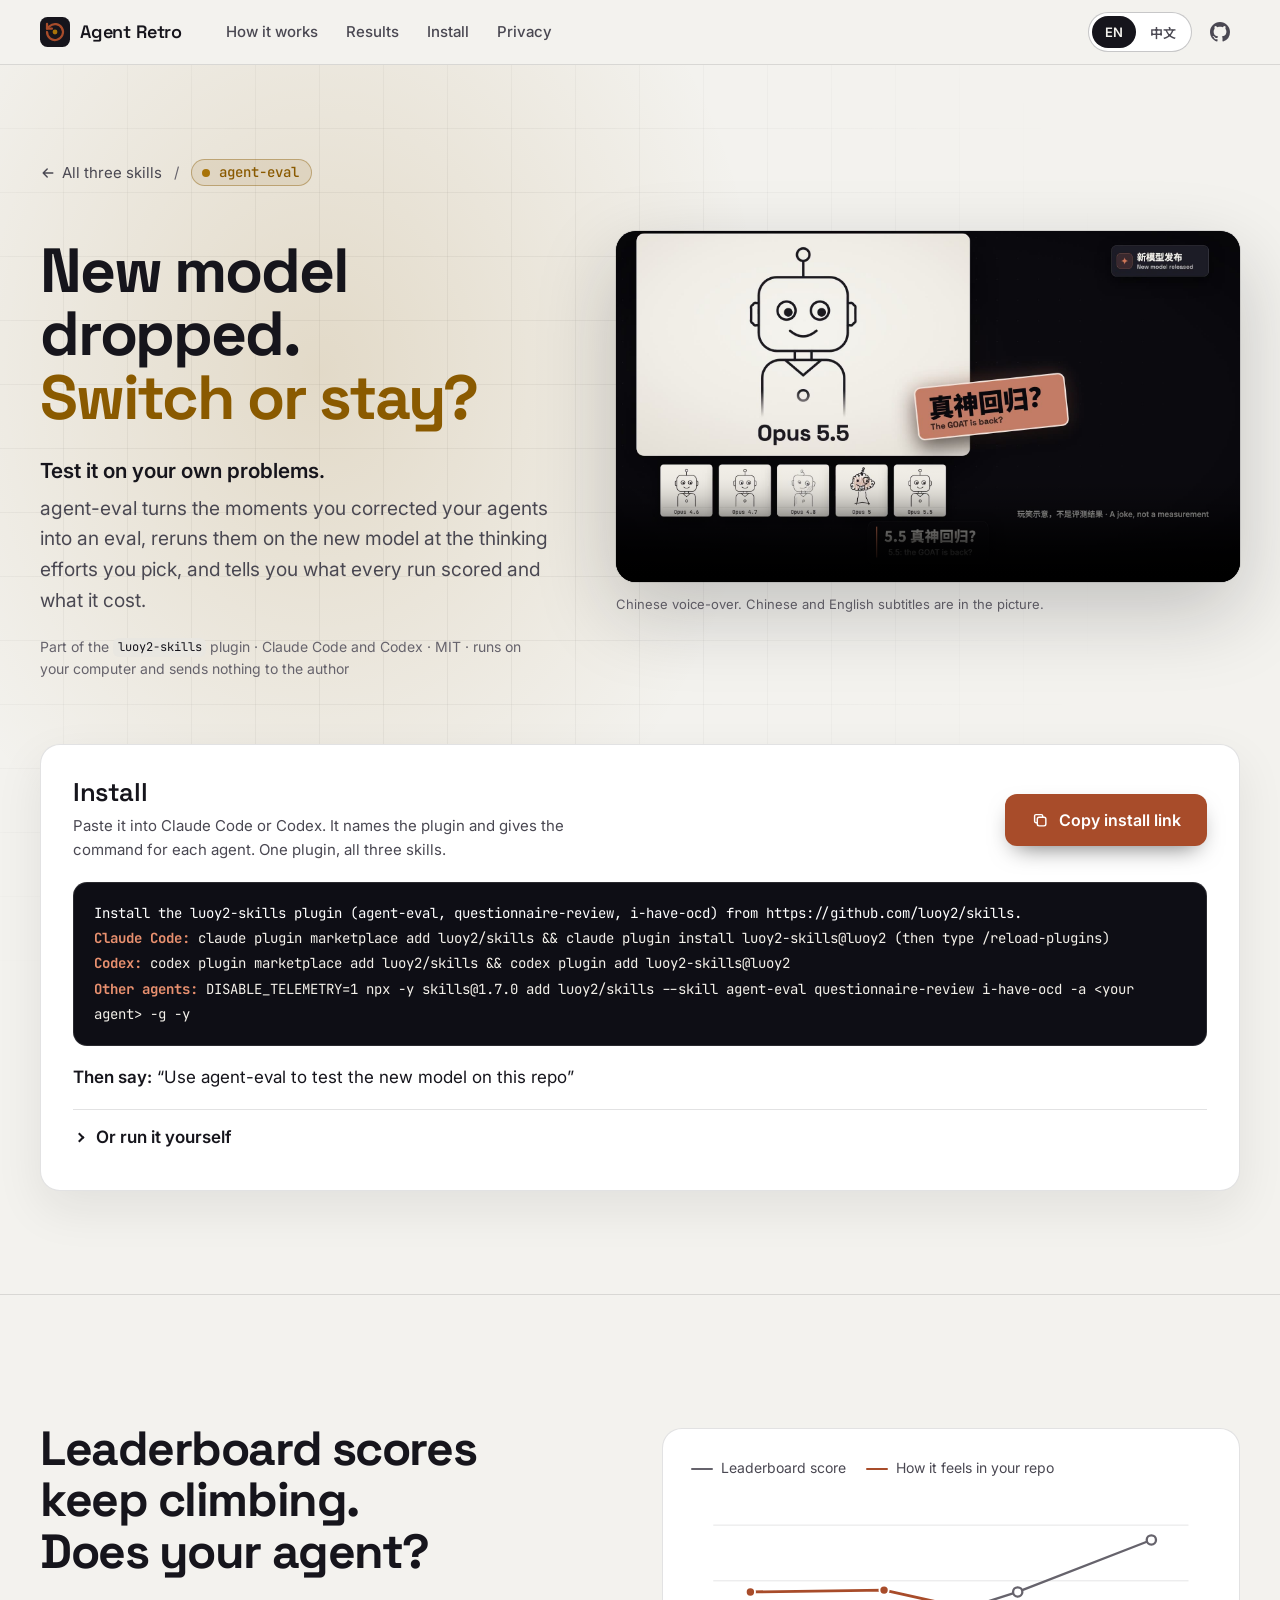
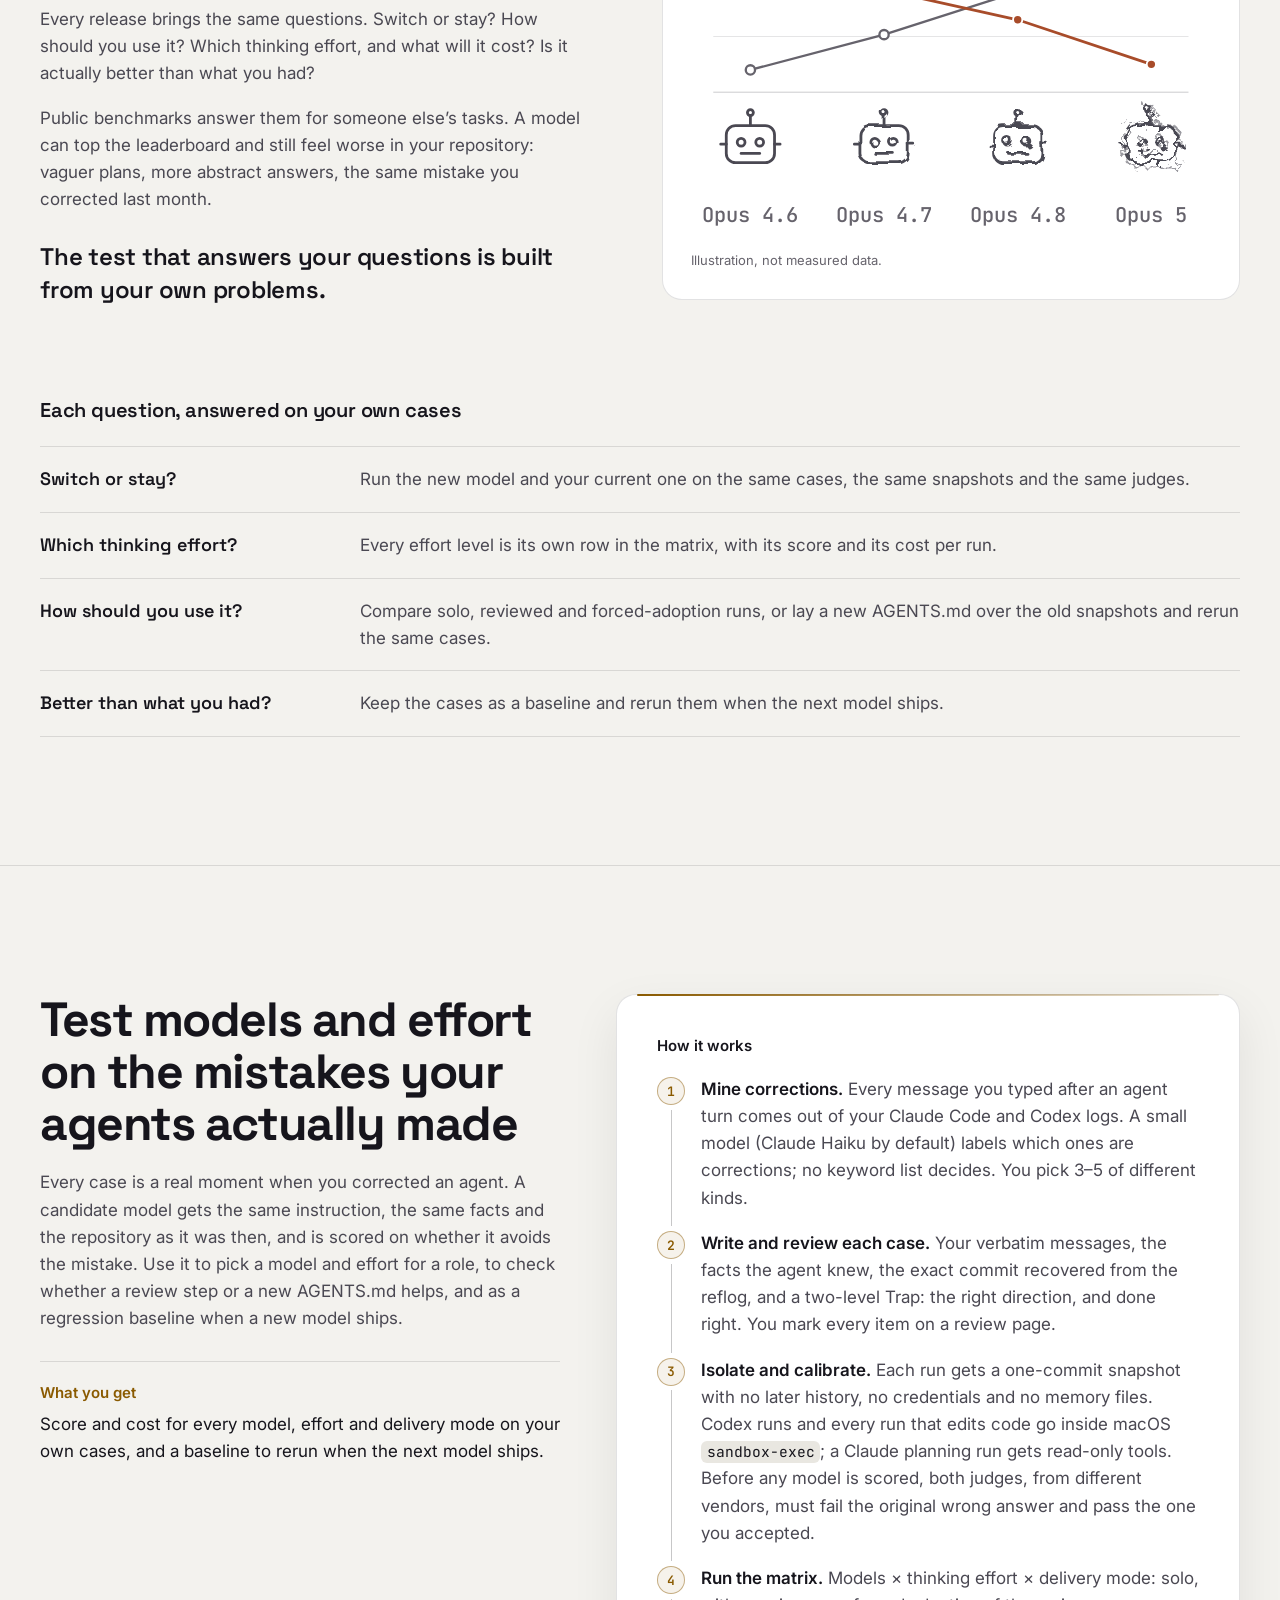
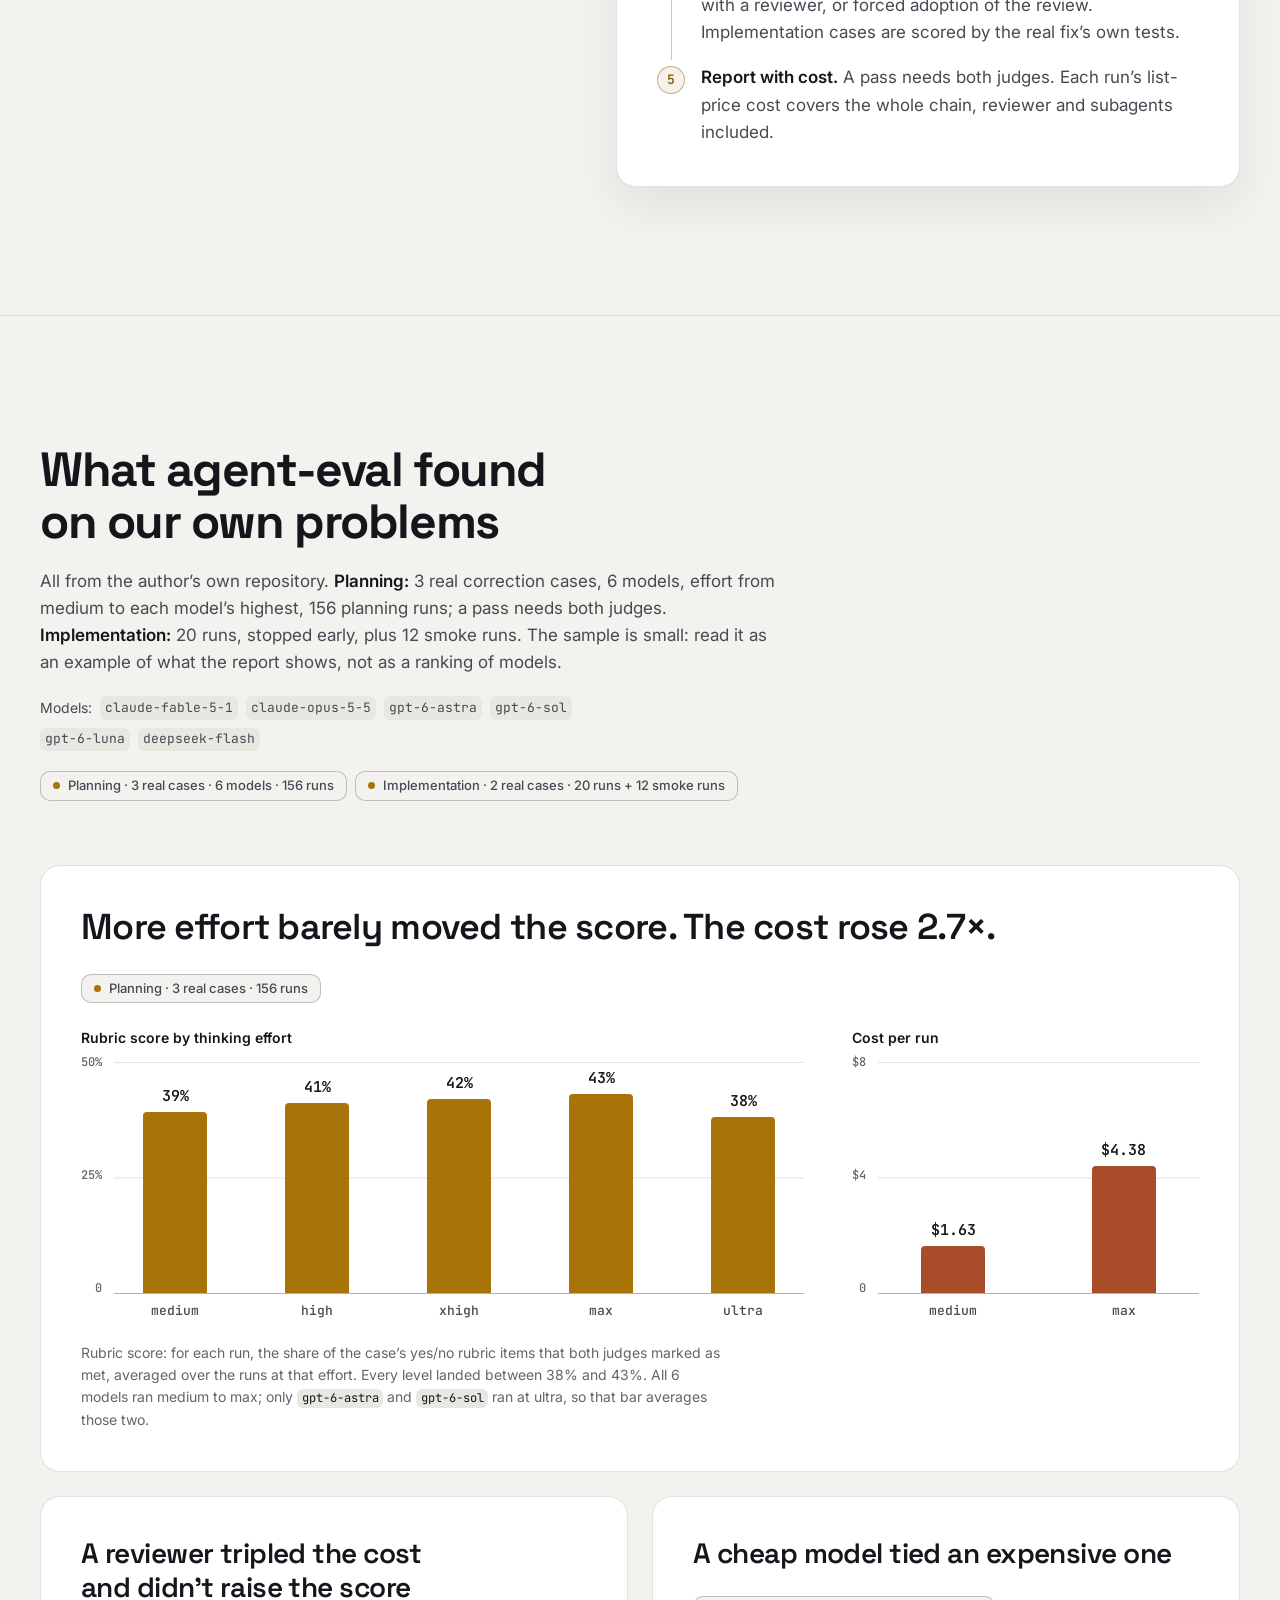
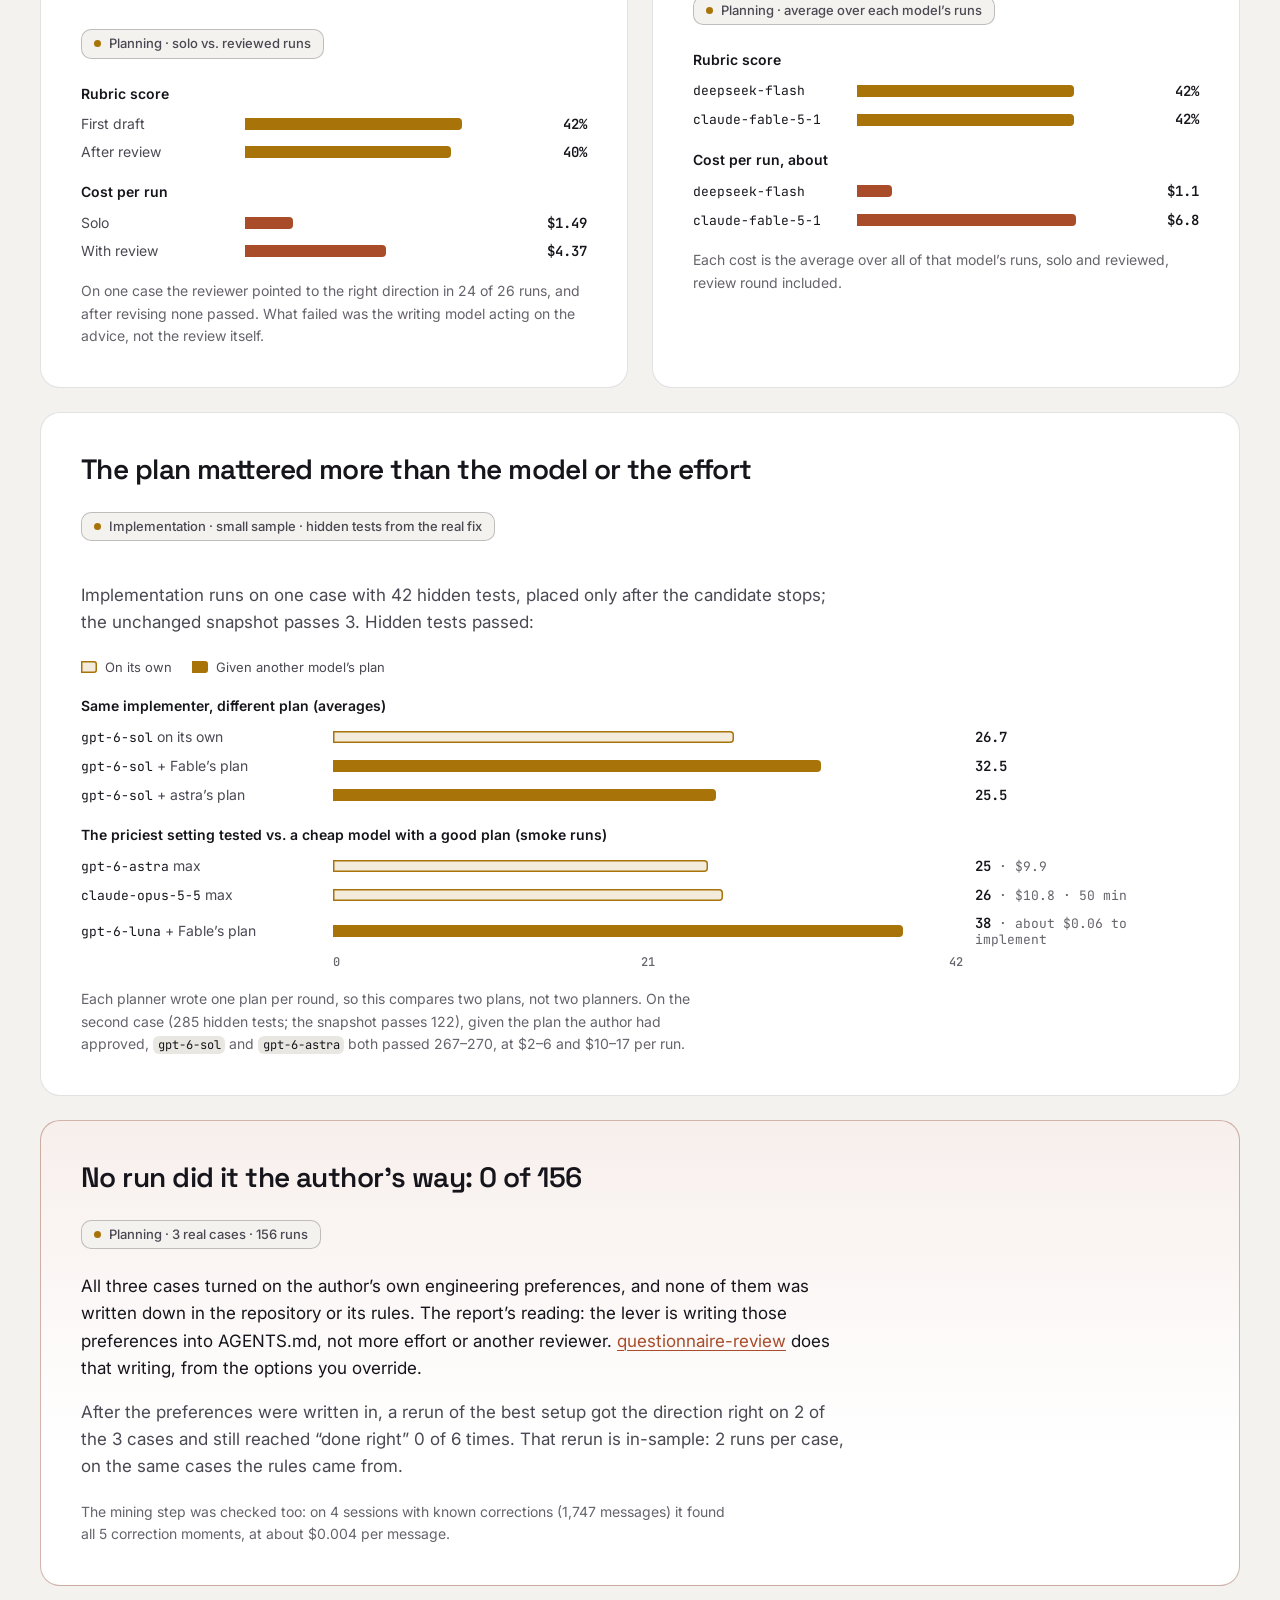
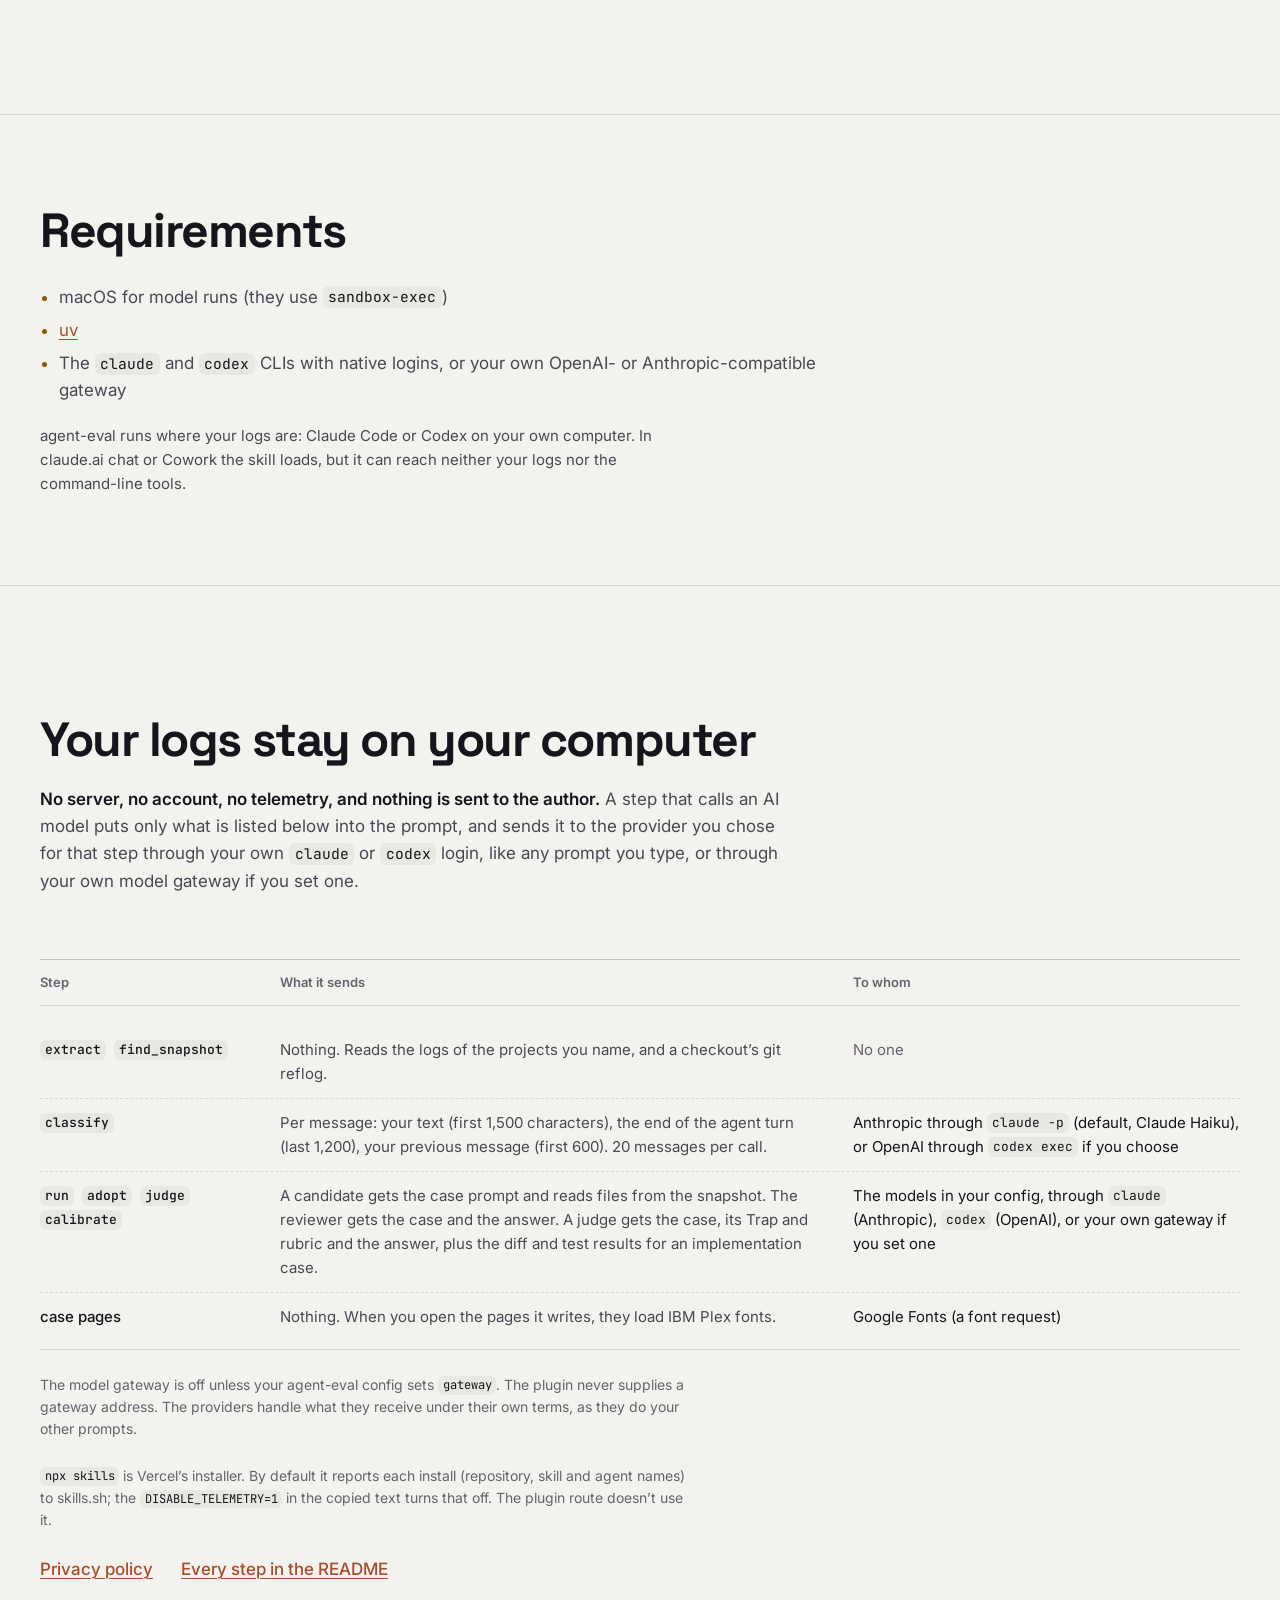
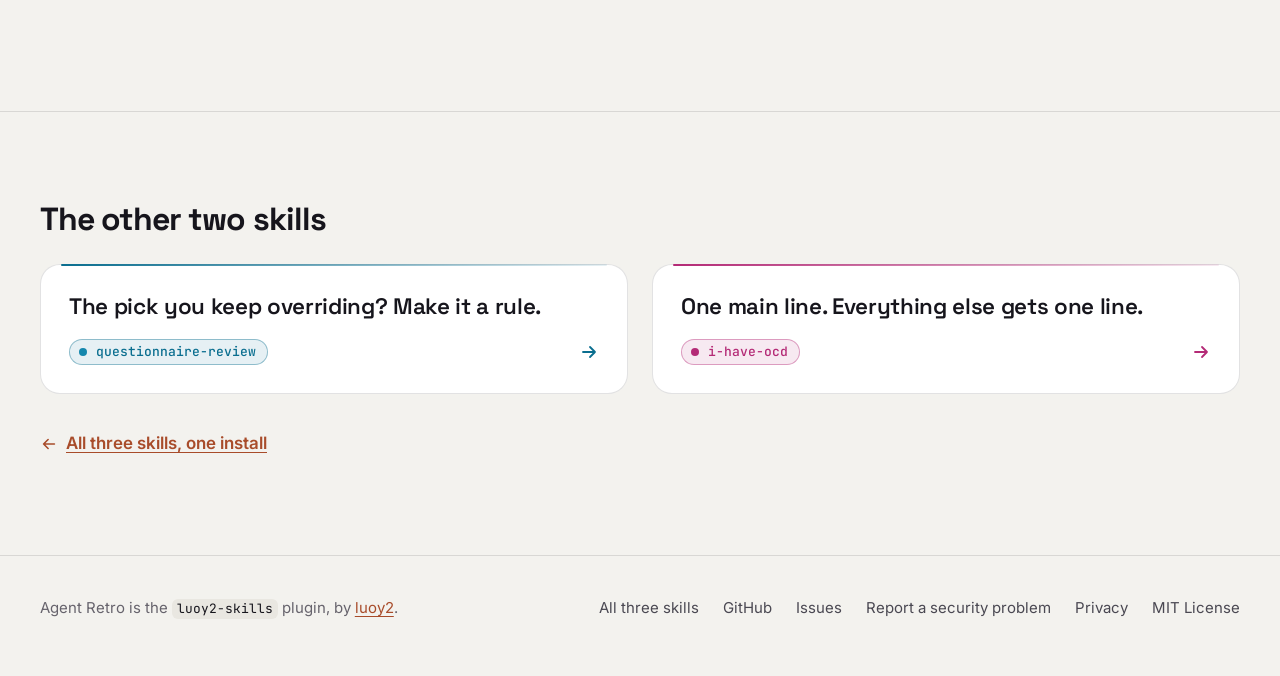
<file: agent-eval/index.html>
<!doctype html>
<html lang="en" data-title-en="agent-eval: new model dropped. Switch or stay?" data-title-zh="agent-eval：新模型出来了，换不换？">
<head>
<meta charset="utf-8">
<meta name="viewport" content="width=device-width, initial-scale=1">
<title>agent-eval: new model dropped. Switch or stay?</title>
<meta name="description" content="A new model is out. Do you switch, and at what thinking effort? agent-eval turns the moments you corrected your agents into an eval, runs it on your computer, and reports score and cost for every run.">
<link rel="canonical" href="https://luoy2.github.io/skills/agent-eval/">
<meta name="theme-color" content="#0A0A0F" media="(prefers-color-scheme: dark)">
<meta name="theme-color" content="#F3F2EE" media="(prefers-color-scheme: light)">
<meta name="color-scheme" content="dark light">

<meta property="og:type" content="website">
<meta property="og:site_name" content="Agent Retro">
<meta property="og:title" content="agent-eval: new model dropped. Switch or stay?">
<meta property="og:description" content="Your own corrections become the test: models and effort levels side by side, scored and priced. Runs on your computer.">
<meta property="og:url" content="https://luoy2.github.io/skills/agent-eval/">
<meta property="og:image" content="https://luoy2.github.io/skills/assets/og-agent-eval.png">
<meta property="og:image:width" content="1200">
<meta property="og:image:height" content="630">
<meta property="og:image:alt" content="agent-eval. New model dropped. Switch or stay? Test it on your own problems.">
<meta name="twitter:card" content="summary_large_image">
<meta name="twitter:title" content="agent-eval: new model dropped. Switch or stay?">
<meta name="twitter:description" content="Your own corrections become the test: models and effort levels side by side, scored and priced. Runs on your computer.">
<meta name="twitter:image" content="https://luoy2.github.io/skills/assets/og-agent-eval.png">
<meta name="twitter:image:alt" content="agent-eval. New model dropped. Switch or stay? Test it on your own problems.">

<link rel="icon" href="../favicon.svg" type="image/svg+xml">
<link rel="preconnect" href="https://fonts.googleapis.com">
<link rel="preconnect" href="https://fonts.gstatic.com" crossorigin>
<link rel="stylesheet" href="https://fonts.googleapis.com/css2?family=Inter:wght@400;500;600;700&family=JetBrains+Mono:wght@400;500;700&family=Noto+Sans+SC:wght@400;500;700;900&family=Space+Grotesk:wght@500;600;700&display=swap">
<link rel="stylesheet" href="../styles.css">
<script>
  // Set the language before first paint so a Chinese reader never sees the English flash.
  (function () {
    var lang = 'en';
    try {
      var q = new URLSearchParams(location.search).get('lang');
      if (q === 'zh' || q === 'en') { lang = q; }
      else { var s = localStorage.getItem('agent-retro-lang'); if (s === 'zh' || s === 'en') lang = s; }
    } catch (e) {}
    document.documentElement.lang = lang === 'zh' ? 'zh-CN' : 'en';
  })();
</script>
</head>
<body class="page-eval">
<svg class="sprite" aria-hidden="true" focusable="false"><symbol id="i-gh" viewBox="0 0 16 16"><path fill="currentColor" d="M8 0C3.58 0 0 3.58 0 8c0 3.54 2.29 6.53 5.47 7.59.4.07.55-.17.55-.38 0-.19-.01-.82-.01-1.49-2.01.37-2.53-.49-2.69-.94-.09-.23-.48-.94-.82-1.13-.28-.15-.68-.52-.01-.53.63-.01 1.08.58 1.23.82.72 1.21 1.87.87 2.33.66.07-.52.28-.87.51-1.07-1.78-.2-3.64-.89-3.64-3.95 0-.87.31-1.59.82-2.15-.08-.2-.36-1.02.08-2.12 0 0 .67-.21 2.2.82.64-.18 1.32-.27 2-.27.68 0 1.36.09 2 .27 1.53-1.04 2.2-.82 2.2-.82.44 1.1.16 1.92.08 2.12.51.56.82 1.27.82 2.15 0 3.07-1.87 3.75-3.65 3.95.29.25.54.73.54 1.48 0 1.07-.01 1.93-.01 2.2 0 .21.15.46.55.38A8.013 8.013 0 0 0 16 8c0-4.42-3.58-8-8-8Z"/></symbol></svg>
<a class="skip" href="#main"><span class="en">Skip to content</span><span class="zh" lang="zh-CN">跳到正文</span></a>

<header class="site-header">
  <div class="wrap header-row">
    <a class="brand" href="../" aria-label="Agent Retro: all three skills">
      <svg class="brand-mark" viewBox="0 0 32 32" aria-hidden="true"><rect width="32" height="32" rx="8" fill="var(--mark-bg)"/><path d="M7.5 16a8.5 8.5 0 1 0 2.6-6.1L7.5 12.4" fill="none" stroke="var(--clay)" stroke-width="2.4" stroke-linecap="round" stroke-linejoin="round"/><path d="M7.5 7.2v5.2h5.2" fill="none" stroke="var(--clay)" stroke-width="2.4" stroke-linecap="round" stroke-linejoin="round"/><circle cx="16" cy="16" r="2.6" fill="var(--amber-fill)"/></svg>
      <span class="brand-name">Agent Retro</span>
    </a>
    <nav class="site-nav" aria-label="Sections">
      <a href="#how"><span class="en">How it works</span><span class="zh" lang="zh-CN">怎么做</span></a>
      <a href="#results"><span class="en">Results</span><span class="zh" lang="zh-CN">实测</span></a>
      <a href="#install"><span class="en">Install</span><span class="zh" lang="zh-CN">安装</span></a>
      <a href="#privacy"><span class="en">Privacy</span><span class="zh" lang="zh-CN">隐私</span></a>
    </nav>
    <div class="header-actions">
      <div class="lang-toggle" role="group" data-i18n-aria="lang-group" aria-label="Language">
        <button type="button" data-lang="en" aria-pressed="true" lang="en">EN</button>
        <button type="button" data-lang="zh" aria-pressed="false" lang="zh-CN">中文</button>
      </div>
      <a class="icon-link" href="https://github.com/luoy2/skills" data-i18n-aria="github" aria-label="luoy2/skills on GitHub">
        <svg viewBox="0 0 16 16" aria-hidden="true"><use href="#i-gh"/></svg>
      </a>
    </div>
  </div>
</header>

<main id="main">

<section class="hero skill-hero" aria-labelledby="hero-title">
  <div class="wrap">
    <nav class="crumbs" aria-label="Breadcrumb">
      <a href="../"><svg viewBox="0 0 20 20" aria-hidden="true"><path d="M16 10H4m0 0 5-5m-5 5 5 5" fill="none" stroke="currentColor" stroke-width="1.8" stroke-linecap="round" stroke-linejoin="round"/></svg><span class="en">All three skills</span><span class="zh" lang="zh-CN">全部三个 skill</span></a>
      <span class="sep" aria-hidden="true">/</span>
      <span class="skill-tag" aria-current="page" style="--accent: var(--amber); --accent-fill: var(--amber-fill)"><span class="dot" aria-hidden="true"></span>agent-eval</span>
    </nav>
    <div class="hero-grid">
      <div class="hero-copy">
        <h1 id="hero-title">
          <span class="en">New model dropped. <em>Switch or stay?</em></span>
          <span class="zh" lang="zh-CN">新模型出来了，<wbr><em>换不换？</em></span>
        </h1>
        <p class="lead en"><strong>Test it on your own problems.</strong> agent-eval turns the moments you corrected your agents into an eval, reruns them on the new model at the thinking efforts you pick, and tells you what every run scored and what it cost.</p>
        <p class="lead zh" lang="zh-CN"><strong>拿你自己的问题去测。</strong>agent-eval 把你纠正过 agent 的真实时刻做成评测集，让新模型在你选的各档 effort 上重跑，告诉你每一次得了多少分、花了多少钱。</p>
        <p class="hero-meta en">Part of the <code>luoy2-skills</code> plugin · Claude Code and Codex · MIT · runs on your computer and sends nothing to the author</p>
        <p class="hero-meta zh" lang="zh-CN"><code>luoy2-skills</code> 插件的一部分 · Claude Code 和 Codex · MIT 许可 · 在你的电脑上运行，不向作者发送任何数据</p>
      </div>
      <figure class="hero-video">
        <div class="video-frame">
          <video controls playsinline preload="metadata" poster="../assets/agent-eval-poster.jpg" aria-label="agent-eval video" data-aria-en="agent-eval video" data-aria-zh="agent-eval 介绍视频">
            <source src="../assets/agent-eval.mp4" type="video/mp4">
            <p><a href="../assets/agent-eval.mp4"><span class="en">Download the video</span><span class="zh" lang="zh-CN">下载视频</span></a></p>
          </video>
        </div>
        <figcaption>
          <span class="en">Chinese voice-over. Chinese and English subtitles are in the picture.</span>
          <span class="zh" lang="zh-CN">中文配音，中英字幕在画面里。</span>
        </figcaption>
      </figure>
    </div>
    <div class="install-card" id="install" aria-labelledby="install-title">
      <div class="ic-head">
        <div>
          <h2 id="install-title"><span class="en">Install</span><span class="zh" lang="zh-CN">安装</span></h2>
          <p class="en">Paste it into Claude Code or Codex. It names the plugin and gives the command for each agent. One plugin, all three skills.</p>
    <p class="zh" lang="zh-CN">粘到 Claude Code 或 Codex 里。里面写了装哪个插件，以及每种 agent 该跑的命令。一个插件，三个 skill 一起装上。</p>
        </div>
        <button type="button" class="copy-main" data-copy-install>
          <svg class="i-copy" viewBox="0 0 20 20" aria-hidden="true"><rect x="7" y="7" width="9.5" height="9.5" rx="2" fill="none" stroke="currentColor" stroke-width="1.6"/><path d="M13 7V5.5A1.5 1.5 0 0 0 11.5 4h-6A1.5 1.5 0 0 0 4 5.5v6A1.5 1.5 0 0 0 5.5 13H7" fill="none" stroke="currentColor" stroke-width="1.6"/></svg><svg class="i-check" viewBox="0 0 20 20" aria-hidden="true"><path d="m4.5 10.5 3.5 3.5 7.5-8" fill="none" stroke="currentColor" stroke-width="1.8" stroke-linecap="round" stroke-linejoin="round"/></svg>
          <span class="copy-label"><span class="en">Copy install link</span><span class="zh" lang="zh-CN">复制安装链接</span></span><span class="copied-label"><span class="en">Copied</span><span class="zh" lang="zh-CN">已复制</span></span>
        </button>
      </div>
      <pre class="install-text en"><code><span class="it-say">Install the luoy2-skills plugin (agent-eval, questionnaire-review, i-have-ocd) from https://github.com/luoy2/skills.</span>
<span class="it-k">Claude Code:</span> claude plugin marketplace add luoy2/skills &amp;&amp; claude plugin install luoy2-skills@luoy2 (then type /reload-plugins)
<span class="it-k">Codex:</span> codex plugin marketplace add luoy2/skills &amp;&amp; codex plugin add luoy2-skills@luoy2
<span class="it-k">Other agents:</span> DISABLE_TELEMETRY=1 npx -y skills@1.7.0 add luoy2/skills --skill agent-eval questionnaire-review i-have-ocd -a &lt;your agent&gt; -g -y</code></pre>
      <pre class="install-text zh" lang="zh-CN"><code><span class="it-say">帮我安装 luoy2-skills 插件（agent-eval、questionnaire-review、i-have-ocd），来源 https://github.com/luoy2/skills。</span>
<span class="it-k">Claude Code：</span>claude plugin marketplace add luoy2/skills &amp;&amp; claude plugin install luoy2-skills@luoy2（装完输入 /reload-plugins）
<span class="it-k">Codex：</span>codex plugin marketplace add luoy2/skills &amp;&amp; codex plugin add luoy2-skills@luoy2
<span class="it-k">其他 agent：</span>DISABLE_TELEMETRY=1 npx -y skills@1.7.0 add luoy2/skills --skill agent-eval questionnaire-review i-have-ocd -a &lt;你的 agent&gt; -g -y</code></pre>
      <p class="ic-then en"><strong>Then say:</strong> <q>Use agent-eval to test the new model on this repo</q></p>
      <p class="ic-then zh" lang="zh-CN"><strong>装好后这样说：</strong><q>用 agent-eval 在这个仓库上测一下新模型</q></p>
      <details class="ic-more">
        <summary><span class="en">Or run it yourself</span><span class="zh" lang="zh-CN">或者自己动手装</span></summary>
        <div class="ic-more-body">
          <div class="cmd-block">
            <div class="cmd-head">
              <h3><span class="en">Claude Code · terminal</span><span class="zh" lang="zh-CN">Claude Code · 终端</span></h3>
              <button type="button" class="copy" data-copy="claude plugin marketplace add luoy2/skills&#10;claude plugin install luoy2-skills@luoy2"><svg class="i-copy" viewBox="0 0 20 20" aria-hidden="true"><rect x="7" y="7" width="9.5" height="9.5" rx="2" fill="none" stroke="currentColor" stroke-width="1.6"/><path d="M13 7V5.5A1.5 1.5 0 0 0 11.5 4h-6A1.5 1.5 0 0 0 4 5.5v6A1.5 1.5 0 0 0 5.5 13H7" fill="none" stroke="currentColor" stroke-width="1.6"/></svg><svg class="i-check" viewBox="0 0 20 20" aria-hidden="true"><path d="m4.5 10.5 3.5 3.5 7.5-8" fill="none" stroke="currentColor" stroke-width="1.8" stroke-linecap="round" stroke-linejoin="round"/></svg><span class="copy-label"><span class="en">Copy</span><span class="zh" lang="zh-CN">复制</span></span><span class="copied-label"><span class="en">Copied</span><span class="zh" lang="zh-CN">已复制</span></span></button>
            </div>
            <pre class="cmd cmd-sh"><code><span class="line">claude plugin marketplace add luoy2/skills</span>
<span class="line">claude plugin install luoy2-skills@luoy2</span></code></pre>
          </div>
          <div class="cmd-block">
            <div class="cmd-head">
              <h3><span class="en">Claude Code · inside a session</span><span class="zh" lang="zh-CN">Claude Code · 会话里</span></h3>
              <button type="button" class="copy" data-copy="/plugin marketplace add luoy2/skills&#10;/plugin install luoy2-skills@luoy2&#10;/reload-plugins"><svg class="i-copy" viewBox="0 0 20 20" aria-hidden="true"><rect x="7" y="7" width="9.5" height="9.5" rx="2" fill="none" stroke="currentColor" stroke-width="1.6"/><path d="M13 7V5.5A1.5 1.5 0 0 0 11.5 4h-6A1.5 1.5 0 0 0 4 5.5v6A1.5 1.5 0 0 0 5.5 13H7" fill="none" stroke="currentColor" stroke-width="1.6"/></svg><svg class="i-check" viewBox="0 0 20 20" aria-hidden="true"><path d="m4.5 10.5 3.5 3.5 7.5-8" fill="none" stroke="currentColor" stroke-width="1.8" stroke-linecap="round" stroke-linejoin="round"/></svg><span class="copy-label"><span class="en">Copy</span><span class="zh" lang="zh-CN">复制</span></span><span class="copied-label"><span class="en">Copied</span><span class="zh" lang="zh-CN">已复制</span></span></button>
            </div>
            <pre class="cmd cmd-cc"><code><span class="line">/plugin marketplace add luoy2/skills</span>
<span class="line">/plugin install luoy2-skills@luoy2</span>
<span class="line">/reload-plugins</span></code></pre>
          </div>
          <div class="cmd-block">
            <div class="cmd-head">
              <h3>Codex</h3>
              <button type="button" class="copy" data-copy="codex plugin marketplace add luoy2/skills&#10;codex plugin add luoy2-skills@luoy2"><svg class="i-copy" viewBox="0 0 20 20" aria-hidden="true"><rect x="7" y="7" width="9.5" height="9.5" rx="2" fill="none" stroke="currentColor" stroke-width="1.6"/><path d="M13 7V5.5A1.5 1.5 0 0 0 11.5 4h-6A1.5 1.5 0 0 0 4 5.5v6A1.5 1.5 0 0 0 5.5 13H7" fill="none" stroke="currentColor" stroke-width="1.6"/></svg><svg class="i-check" viewBox="0 0 20 20" aria-hidden="true"><path d="m4.5 10.5 3.5 3.5 7.5-8" fill="none" stroke="currentColor" stroke-width="1.8" stroke-linecap="round" stroke-linejoin="round"/></svg><span class="copy-label"><span class="en">Copy</span><span class="zh" lang="zh-CN">复制</span></span><span class="copied-label"><span class="en">Copied</span><span class="zh" lang="zh-CN">已复制</span></span></button>
            </div>
            <pre class="cmd cmd-sh"><code><span class="line">codex plugin marketplace add luoy2/skills</span>
<span class="line">codex plugin add luoy2-skills@luoy2</span></code></pre>
          </div>
          <div class="cmd-block wide">
            <div class="cmd-head">
              <h3><span class="en">Other agents · skills CLI</span><span class="zh" lang="zh-CN">其他 agent · skills 命令行</span></h3>
              <button type="button" class="copy en" data-copy="DISABLE_TELEMETRY=1 npx -y skills@1.7.0 add luoy2/skills --skill agent-eval questionnaire-review i-have-ocd -a &lt;your agent&gt; -g -y"><svg class="i-copy" viewBox="0 0 20 20" aria-hidden="true"><rect x="7" y="7" width="9.5" height="9.5" rx="2" fill="none" stroke="currentColor" stroke-width="1.6"/><path d="M13 7V5.5A1.5 1.5 0 0 0 11.5 4h-6A1.5 1.5 0 0 0 4 5.5v6A1.5 1.5 0 0 0 5.5 13H7" fill="none" stroke="currentColor" stroke-width="1.6"/></svg><svg class="i-check" viewBox="0 0 20 20" aria-hidden="true"><path d="m4.5 10.5 3.5 3.5 7.5-8" fill="none" stroke="currentColor" stroke-width="1.8" stroke-linecap="round" stroke-linejoin="round"/></svg><span class="copy-label"><span class="en">Copy</span><span class="zh" lang="zh-CN">复制</span></span><span class="copied-label"><span class="en">Copied</span><span class="zh" lang="zh-CN">已复制</span></span></button><button type="button" class="copy zh" data-copy="DISABLE_TELEMETRY=1 npx -y skills@1.7.0 add luoy2/skills --skill agent-eval questionnaire-review i-have-ocd -a &lt;你的 agent&gt; -g -y"><svg class="i-copy" viewBox="0 0 20 20" aria-hidden="true"><rect x="7" y="7" width="9.5" height="9.5" rx="2" fill="none" stroke="currentColor" stroke-width="1.6"/><path d="M13 7V5.5A1.5 1.5 0 0 0 11.5 4h-6A1.5 1.5 0 0 0 4 5.5v6A1.5 1.5 0 0 0 5.5 13H7" fill="none" stroke="currentColor" stroke-width="1.6"/></svg><svg class="i-check" viewBox="0 0 20 20" aria-hidden="true"><path d="m4.5 10.5 3.5 3.5 7.5-8" fill="none" stroke="currentColor" stroke-width="1.8" stroke-linecap="round" stroke-linejoin="round"/></svg><span class="copy-label"><span class="en">Copy</span><span class="zh" lang="zh-CN">复制</span></span><span class="copied-label"><span class="en">Copied</span><span class="zh" lang="zh-CN">已复制</span></span></button>
            </div>
            <pre class="cmd cmd-sh cmd-wrap"><code><span class="line"><span class="en">DISABLE_TELEMETRY=1 npx -y skills@1.7.0 add luoy2/skills --skill agent-eval questionnaire-review i-have-ocd -a &lt;your agent&gt; -g -y</span><span class="zh" lang="zh-CN">DISABLE_TELEMETRY=1 npx -y skills@1.7.0 add luoy2/skills --skill agent-eval questionnaire-review i-have-ocd -a &lt;你的 agent&gt; -g -y</span></span></code></pre>
          </div>
        </div>
        <p class="ic-more-note en">Pick one route. With both, Claude Code lists <code>agent-eval</code> and <code>luoy2-skills:agent-eval</code> side by side.</p>
        <p class="ic-more-note zh" lang="zh-CN">两种方式选一种。都装的话，Claude Code 里会同时出现 <code>agent-eval</code> 和 <code>luoy2-skills:agent-eval</code>。</p>
        <p class="ic-more-note en">Keep every flag on the <code>npx</code> line and put your agent’s name where it says <code>&lt;your agent&gt;</code>. Without the flags, skills 1.7.0 writes into your current repository, installs for all 79 agents it knows, and reports the install to Vercel.</p>
        <p class="ic-more-note zh" lang="zh-CN"><code>npx</code> 那行的参数一个都别删，把 <code>&lt;你的 agent&gt;</code> 换成你用的 agent 名字。不加这些参数，skills 1.7.0 会往你当前的仓库里写文件、给它认识的 79 个 agent 全装一遍，还会向 Vercel 上报这次安装。</p>
      </details>
      <p class="sr-only" aria-live="polite" id="copy-status"></p>
    </div>
  </div>
</section>

<!-- The problem -->
<section class="section problem" id="problem" aria-labelledby="problem-title">
  <div class="wrap">
    <div class="problem-grid">
      <div class="problem-copy">
        <h2 id="problem-title">
          <span class="en">Leaderboard scores keep climbing. Does your agent?</span>
          <span class="zh" lang="zh-CN">榜单分一版比一版高，<wbr>你的 agent 呢？</span>
        </h2>
        <p class="en">Every release brings the same questions. Switch or stay? How should you use it? Which thinking effort, and what will it cost? Is it actually better than what you had?</p>
        <p class="zh" lang="zh-CN">每次有新模型，问题都是这几个：换不换？怎么用？effort 开到多少，要花多少钱？和原来的比，到底是不是更好？</p>
        <p class="en">Public benchmarks answer them for someone else’s tasks. A model can top the leaderboard and still feel worse in your repository: vaguer plans, more abstract answers, the same mistake you corrected last month.</p>
        <p class="zh" lang="zh-CN">公开榜单测的是别人的任务。一个模型可以刷到榜首，放进你的仓库却更难用：计划更空，回答更抽象，上个月纠正过的错又犯一次。</p>
        <p class="thesis en">The test that answers your questions is built from your own problems.</p>
        <p class="thesis zh" lang="zh-CN">能回答这些问题的测试，只能用你自己的问题来做。</p>
      </div>

      <figure class="drift">
        <div class="drift-legend" aria-hidden="true">
          <span class="key key-board"><span class="en">Leaderboard score</span><span class="zh" lang="zh-CN">榜单分</span></span>
          <span class="key key-feel"><span class="en">How it feels in your repo</span><span class="zh" lang="zh-CN">在你仓库里的体感</span></span>
        </div>
        <svg class="drift-svg" viewBox="0 0 560 380" role="img" aria-labelledby="drift-desc">
          <desc id="drift-desc">Illustration: from Opus 4.6 to Opus 5 the leaderboard score rises while the feel in your repository drops, and a small agent drawing gets more abstract with each version.</desc>
          <defs>
            <filter id="wob2" x="-20%" y="-20%" width="140%" height="140%"><feTurbulence type="fractalNoise" baseFrequency="0.05" numOctaves="2" seed="7"/><feDisplacementMap in="SourceGraphic" scale="6"/></filter>
            <filter id="wob3" x="-30%" y="-30%" width="160%" height="160%"><feTurbulence type="fractalNoise" baseFrequency="0.06" numOctaves="2" seed="11"/><feDisplacementMap in="SourceGraphic" scale="11"/></filter>
            <filter id="wob4" x="-40%" y="-40%" width="180%" height="180%"><feTurbulence type="fractalNoise" baseFrequency="0.07" numOctaves="3" seed="19"/><feDisplacementMap in="SourceGraphic" scale="19"/></filter>
            <filter id="wob4b" x="-40%" y="-40%" width="180%" height="180%"><feTurbulence type="fractalNoise" baseFrequency="0.09" numOctaves="3" seed="42"/><feDisplacementMap in="SourceGraphic" scale="24"/></filter>
            <symbol id="bot" viewBox="0 0 80 80" overflow="visible">
              <rect x="14" y="24" width="52" height="40" rx="10"/>
              <path d="M40 24V13"/><circle cx="40" cy="10" r="3.2"/>
              <circle cx="30" cy="42" r="4.2"/><circle cx="50" cy="42" r="4.2"/>
              <path d="M30 54h20"/><path d="M14 44H8M66 44h6"/>
            </symbol>
          </defs>
          <!-- grid -->
          <g class="d-grid">
            <path d="M24 40H536M24 100H536M24 160H536"/>
            <path class="d-base" d="M24 220H536"/>
          </g>
          <!-- leaderboard: rising -->
          <polyline class="d-board" points="64,196 208,158 352,112 496,56"/>
          <g class="d-board-dots"><circle cx="64" cy="196" r="5"/><circle cx="208" cy="158" r="5"/><circle cx="352" cy="112" r="5"/><circle cx="496" cy="56" r="5"/></g>
          <!-- feel: drifting down -->
          <polyline class="d-feel" points="64,112 208,110 352,142 496,190"/>
          <g class="d-feel-dots"><circle cx="64" cy="112" r="5"/><circle cx="208" cy="110" r="5"/><circle cx="352" cy="142" r="5"/><circle cx="496" cy="190" r="5"/></g>
          <!-- agents, each version a little more abstract -->
          <g class="d-bots">
            <use href="#bot" x="24" y="232" width="80" height="80"/>
            <use href="#bot" x="168" y="232" width="80" height="80" filter="url(#wob2)"/>
            <use href="#bot" x="312" y="232" width="80" height="80" filter="url(#wob3)"/>
            <use href="#bot" x="456" y="232" width="80" height="80" filter="url(#wob4)"/>
            <use class="d-scribble" href="#bot" x="451" y="227" width="90" height="90" filter="url(#wob4b)"/>
          </g>
          <g class="d-ver" text-anchor="middle">
            <text x="64" y="360">Opus 4.6</text><text x="208" y="360">Opus 4.7</text><text x="352" y="360">Opus 4.8</text><text x="496" y="360">Opus 5</text>
          </g>
        </svg>
        <figcaption>
          <span class="en">Illustration, not measured data.</span>
          <span class="zh" lang="zh-CN">示意图，不是实测数据。</span>
        </figcaption>
      </figure>
    </div>

    <div class="qa">
      <h3 class="qa-title"><span class="en">Each question, answered on your own cases</span><span class="zh" lang="zh-CN">每个问题，<wbr>都用你自己的题来回答</span></h3>
      <dl class="qa-list">
        <div class="qa-row">
          <dt><span class="en">Switch or stay?</span><span class="zh" lang="zh-CN">换不换？</span></dt>
          <dd><span class="en">Run the new model and your current one on the same cases, the same snapshots and the same judges.</span><span class="zh" lang="zh-CN">新模型和现在用的模型，跑同一批题、同一个快照、同一对 judge。</span></dd>
        </div>
        <div class="qa-row">
          <dt><span class="en">Which thinking effort?</span><span class="zh" lang="zh-CN">effort 开多少？</span></dt>
          <dd><span class="en">Every effort level is its own row in the matrix, with its score and its cost per run.</span><span class="zh" lang="zh-CN">每一档 effort 在矩阵里单独一行，得分和每次花费并排摆着。</span></dd>
        </div>
        <div class="qa-row">
          <dt><span class="en">How should you use it?</span><span class="zh" lang="zh-CN">怎么用？</span></dt>
          <dd><span class="en">Compare solo, reviewed and forced-adoption runs, or lay a new AGENTS.md over the old snapshots and rerun the same cases.</span><span class="zh" lang="zh-CN">比较单独写、评审后改稿、强制采纳评审三种方式；也可以把新的 AGENTS.md 叠到旧快照上，同一批题重跑。</span></dd>
        </div>
        <div class="qa-row">
          <dt><span class="en">Better than what you had?</span><span class="zh" lang="zh-CN">比原来的强吗？</span></dt>
          <dd><span class="en">Keep the cases as a baseline and rerun them when the next model ships.</span><span class="zh" lang="zh-CN">题目留作基线，下个模型发布时再跑一遍。</span></dd>
        </div>
      </dl>
    </div>
  </div>
</section>

<section class="section how" id="how" aria-labelledby="eval-title">
  <div class="wrap how-grid">
    <div class="how-copy">
      <h2 id="eval-title">
        <span class="en">Test models and effort on the mistakes your agents actually made</span>
        <span class="zh" lang="zh-CN">在你的 agent 真犯过的错上，<wbr>测模型和 effort</span>
      </h2>
      <p class="en">Every case is a real moment when you corrected an agent. A candidate model gets the same instruction, the same facts and the repository as it was then, and is scored on whether it avoids the mistake. Use it to pick a model and effort for a role, to check whether a review step or a new AGENTS.md helps, and as a regression baseline when a new model ships.</p>
      <p class="zh" lang="zh-CN">每道题都是你纠正 agent 的一个真实时刻。候选模型拿到同样的指令、同样的背景事实，以及当时那一版仓库，按它能不能避开那次的错来打分。可以用来给某个角色选模型和 effort，检验加评审或改 AGENTS.md 有没有用，也可以在新模型发布时当回归基线。</p>
      <div class="get">
        <h3 class="h-sub"><span class="en">What you get</span><span class="zh" lang="zh-CN">你会得到</span></h3>
        <p class="en">Score and cost for every model, effort and delivery mode on your own cases, and a baseline to rerun when the next model ships.</p>
        <p class="zh" lang="zh-CN">你自己题目上每个模型、每档 effort、每种交付方式的得分和花费，外加一套基线，下个模型出来时直接重跑。</p>
      </div>
    </div>
    <div class="skill how-steps">
      <h3 class="h-sub"><span class="en">How it works</span><span class="zh" lang="zh-CN">怎么做</span></h3>
      <ol class="steps">
        <li>
          <p class="en"><strong>Mine corrections.</strong> Every message you typed after an agent turn comes out of your Claude Code and Codex logs. A small model (Claude Haiku by default) labels which ones are corrections; no keyword list decides. You pick 3–5 of different kinds.</p>
          <p class="zh" lang="zh-CN"><strong>挖出纠正。</strong>从 Claude Code 和 Codex 日志里取出你在 agent 回复之后打的每一句话，由小模型（默认 Claude Haiku）判断哪些是纠正，不靠关键词表。你从中挑 3–5 道不同类型的。</p>
        </li>
        <li>
          <p class="en"><strong>Write and review each case.</strong> Your verbatim messages, the facts the agent knew, the exact commit recovered from the reflog, and a two-level Trap: the right direction, and done right. You mark every item on a review page.</p>
          <p class="zh" lang="zh-CN"><strong>写题、审题。</strong>你的原话、agent 当时掌握的事实、从 reflog 找回的确切提交，外加两级判定：方向对，和做到位。你在审阅页上逐条确认。</p>
        </li>
        <li>
          <p class="en"><strong>Isolate and calibrate.</strong> Each run gets a one-commit snapshot with no later history, no credentials and no memory files. Codex runs and every run that edits code go inside macOS <code>sandbox-exec</code>; a Claude planning run gets read-only tools. Before any model is scored, both judges, from different vendors, must fail the original wrong answer and pass the one you accepted.</p>
          <p class="zh" lang="zh-CN"><strong>隔离、校准。</strong>每次运行只拿到一个提交的快照：没有之后的历史、没有凭据、没有记忆文件。Codex 的运行和所有要改代码的运行都放进 macOS 的 <code>sandbox-exec</code>；Claude 做计划题时只给只读工具。给模型打分之前，两个不同厂商的 judge 必须先判原来的错答案不过、你认可的答案过。</p>
        </li>
        <li>
          <p class="en"><strong>Run the matrix.</strong> Models × thinking effort × delivery mode: solo, with a reviewer, or forced adoption of the review. Implementation cases are scored by the real fix’s own tests.</p>
          <p class="zh" lang="zh-CN"><strong>跑矩阵。</strong>模型 × effort × 交付方式：单独写、评审后改稿、强制采纳评审。实现题用真实修复自带的测试计分。</p>
        </li>
        <li>
          <p class="en"><strong>Report with cost.</strong> A pass needs both judges. Each run’s list-price cost covers the whole chain, reviewer and subagents included.</p>
          <p class="zh" lang="zh-CN"><strong>带成本出报告。</strong>两个 judge 都判过才算通过。每次运行按标价计全链成本，评审和子 agent 都算在内。</p>
        </li>
      </ol>
    </div>
  </div>
</section>

<!-- Results -->
<section class="section results" id="results" aria-labelledby="results-title">
  <div class="wrap">
    <div class="section-head">
      <h2 id="results-title">
        <span class="en">What agent-eval found on our own problems</span>
        <span class="zh" lang="zh-CN">agent-eval 在我们自己的问题上测出了什么</span>
      </h2>
      <p class="en">All from the author’s own repository. <strong>Planning:</strong> 3 real correction cases, 6 models, effort from medium to each model’s highest, 156 planning runs; a pass needs both judges. <strong>Implementation:</strong> 20 runs, stopped early, plus 12 smoke runs. The sample is small: read it as an example of what the report shows, not as a ranking of models.</p>
      <p class="zh" lang="zh-CN">数据全部来自作者自己的仓库。<strong>计划题：</strong>3 道来自真实纠正的题，6 个模型，effort 从 medium 到各模型的最高档，共 156 次运行，两个 judge 都判过才算通过。<strong>实现题：</strong>跑到 20 次就提前叫停，另有 12 次冒烟测试。样本很小，请把它看作报告长什么样的一个例子，不要当成模型排名。</p>
      <p class="models"><span class="en">Models:</span><span class="zh" lang="zh-CN">模型：</span> <code>claude-fable-5-1</code> <code>claude-opus-5-5</code> <code>gpt-6-astra</code> <code>gpt-6-sol</code> <code>gpt-6-luna</code> <code>deepseek-flash</code></p>
      <div class="scopes">
        <p class="scope"><span class="en">Planning · 3 real cases · 6 models · 156 runs</span><span class="zh" lang="zh-CN">计划题 · 3 个真实案例 · 6 个模型 · 156 次运行</span></p>
        <p class="scope"><span class="en">Implementation · 2 real cases · 20 runs + 12 smoke runs</span><span class="zh" lang="zh-CN">实现题 · 2 个真实案例 · 20 次运行 + 12 次冒烟测试</span></p>
      </div>
    </div>

    <!-- Finding 1: effort -->
    <article class="finding finding-lead" aria-labelledby="f1-title">
      <h3 id="f1-title">
        <span class="en">More effort barely moved the score. The cost rose 2.7×.</span>
        <span class="zh" lang="zh-CN">effort 越开越高，<wbr>分数几乎没动，<wbr>花费涨到 2.7 倍</span>
      </h3>
      <p class="scope"><span class="en">Planning · 3 real cases · 156 runs</span><span class="zh" lang="zh-CN">计划题 · 3 个真实案例 · 156 次运行</span></p>
      <div class="f1-charts">
        <figure class="vchart" data-animate aria-labelledby="f1a-cap">
          <figcaption id="f1a-cap"><span class="en">Rubric score by thinking effort</span><span class="zh" lang="zh-CN">各档 effort 的细则得分</span></figcaption>
          <div class="vplot" style="--max:50">
            <div class="vaxis" aria-hidden="true"><span>50%</span><span>25%</span><span>0</span></div>
            <ul class="vbars">
              <li style="--v:39"><span class="vb-val">39%</span><span class="vb-bar"></span><span class="vb-lab">medium</span></li>
              <li style="--v:41"><span class="vb-val">41%</span><span class="vb-bar"></span><span class="vb-lab">high</span></li>
              <li style="--v:42"><span class="vb-val">42%</span><span class="vb-bar"></span><span class="vb-lab">xhigh</span></li>
              <li style="--v:43"><span class="vb-val">43%</span><span class="vb-bar"></span><span class="vb-lab">max</span></li>
              <li style="--v:38"><span class="vb-val">38%</span><span class="vb-bar"></span><span class="vb-lab">ultra</span></li>
            </ul>
          </div>
        </figure>
        <figure class="vchart vchart-cost" data-animate aria-labelledby="f1b-cap">
          <figcaption id="f1b-cap"><span class="en">Cost per run</span><span class="zh" lang="zh-CN">每次运行的花费</span></figcaption>
          <div class="vplot" style="--max:8">
            <div class="vaxis" aria-hidden="true"><span>$8</span><span>$4</span><span>0</span></div>
            <ul class="vbars">
              <li style="--v:1.63"><span class="vb-val">$1.63</span><span class="vb-bar"></span><span class="vb-lab">medium</span></li>
              <li style="--v:4.38"><span class="vb-val">$4.38</span><span class="vb-bar"></span><span class="vb-lab">max</span></li>
            </ul>
          </div>
        </figure>
      </div>
      <p class="note en">Rubric score: for each run, the share of the case’s yes/no rubric items that both judges marked as met, averaged over the runs at that effort. Every level landed between 38% and 43%. All 6 models ran medium to max; only <code>gpt-6-astra</code> and <code>gpt-6-sol</code> ran at ultra, so that bar averages those two.</p>
      <p class="note zh" lang="zh-CN">细则得分：每次运行中，两个 judge 都判为满足的是非细则占该题细则的比例，再对同一档 effort 的所有运行取平均。各档都在 38% 到 43% 之间。6 个模型都跑了 medium 到 max；只有 <code>gpt-6-astra</code> 和 <code>gpt-6-sol</code> 跑了 ultra，所以 ultra 那一栏只是这两个模型的平均。</p>
    </article>

    <div class="finding-pair">
      <!-- Finding 2: reviewer -->
      <article class="finding" aria-labelledby="f2-title">
        <h3 id="f2-title">
          <span class="en">A reviewer tripled the cost and didn’t raise the score</span>
          <span class="zh" lang="zh-CN">加一轮评审，<wbr>成本三倍，<wbr>分数没涨</span>
        </h3>
        <p class="scope"><span class="en">Planning · solo vs. reviewed runs</span><span class="zh" lang="zh-CN">计划题 · 单独写对比评审后改稿</span></p>
        <figure class="hchart" data-animate>
          <figcaption class="sr-only"><span class="en">Score and cost per run, without and with a review round</span><span class="zh" lang="zh-CN">没有评审与加一轮评审的得分和每次花费</span></figcaption>
          <p class="hc-title"><span class="en">Rubric score</span><span class="zh" lang="zh-CN">细则得分</span></p>
          <ul class="hbars" style="--max:50">
            <li style="--v:42"><span class="hb-label"><span class="en">First draft</span><span class="zh" lang="zh-CN">初稿</span></span><span class="hb-track"><span class="hb-bar"></span></span><span class="hb-val">42%</span></li>
            <li style="--v:40"><span class="hb-label"><span class="en">After review</span><span class="zh" lang="zh-CN">评审后改稿</span></span><span class="hb-track"><span class="hb-bar"></span></span><span class="hb-val">40%</span></li>
          </ul>
          <p class="hc-title"><span class="en">Cost per run</span><span class="zh" lang="zh-CN">每次花费</span></p>
          <ul class="hbars hbars-cost" style="--max:8">
            <li style="--v:1.49"><span class="hb-label"><span class="en">Solo</span><span class="zh" lang="zh-CN">单独写</span></span><span class="hb-track"><span class="hb-bar"></span></span><span class="hb-val">$1.49</span></li>
            <li style="--v:4.37"><span class="hb-label"><span class="en">With review</span><span class="zh" lang="zh-CN">加评审</span></span><span class="hb-track"><span class="hb-bar"></span></span><span class="hb-val">$4.37</span></li>
          </ul>
        </figure>
        <p class="note en">On one case the reviewer pointed to the right direction in 24 of 26 runs, and after revising none passed. What failed was the writing model acting on the advice, not the review itself.</p>
        <p class="note zh" lang="zh-CN">有一道题，评审员 26 次里有 24 次指出了正确方向，改稿之后仍然一次都没过。卡住的是写稿的模型没有照着改，不是评审本身没用。</p>
      </article>

      <!-- Finding 3: cheap vs expensive -->
      <article class="finding" aria-labelledby="f3-title">
        <h3 id="f3-title">
          <span class="en">A cheap model tied an expensive one</span>
          <span class="zh" lang="zh-CN">便宜模型和贵模型打平</span>
        </h3>
        <p class="scope"><span class="en">Planning · average over each model’s runs</span><span class="zh" lang="zh-CN">计划题 · 每个模型全部运行的平均</span></p>
        <figure class="hchart" data-animate>
          <figcaption class="sr-only"><span class="en">Score and cost per run for two models</span><span class="zh" lang="zh-CN">两个模型的得分和每次花费</span></figcaption>
          <p class="hc-title"><span class="en">Rubric score</span><span class="zh" lang="zh-CN">细则得分</span></p>
          <ul class="hbars" style="--max:50">
            <li style="--v:42"><span class="hb-label"><code>deepseek-flash</code></span><span class="hb-track"><span class="hb-bar"></span></span><span class="hb-val">42%</span></li>
            <li style="--v:42"><span class="hb-label"><code>claude-fable-5-1</code></span><span class="hb-track"><span class="hb-bar"></span></span><span class="hb-val">42%</span></li>
          </ul>
          <p class="hc-title"><span class="en">Cost per run, about</span><span class="zh" lang="zh-CN">每次花费，约</span></p>
          <ul class="hbars hbars-cost" style="--max:8">
            <li style="--v:1.1"><span class="hb-label"><code>deepseek-flash</code></span><span class="hb-track"><span class="hb-bar"></span></span><span class="hb-val">$1.1</span></li>
            <li style="--v:6.8"><span class="hb-label"><code>claude-fable-5-1</code></span><span class="hb-track"><span class="hb-bar"></span></span><span class="hb-val">$6.8</span></li>
          </ul>
        </figure>
        <p class="note en">Each cost is the average over all of that model’s runs, solo and reviewed, review round included.</p>
        <p class="note zh" lang="zh-CN">花费是该模型全部运行（单独写和加评审）的平均，评审那一轮也算在内。</p>
      </article>
    </div>

    <!-- Finding 4: plan -->
    <article class="finding finding-plan" aria-labelledby="f4-title">
      <h3 id="f4-title">
        <span class="en">The plan mattered more than the model or the effort</span>
        <span class="zh" lang="zh-CN">计划比模型、比 effort 都要紧</span>
      </h3>
      <p class="scope"><span class="en">Implementation · small sample · hidden tests from the real fix</span><span class="zh" lang="zh-CN">实现题 · 小样本 · 用真实修复自带的隐藏测试</span></p>
      <p class="en">Implementation runs on one case with 42 hidden tests, placed only after the candidate stops; the unchanged snapshot passes 3. Hidden tests passed:</p>
      <p class="zh" lang="zh-CN">实现题里有一道带 42 个隐藏测试，候选模型停手之后才放进去；快照原样能过 3 个。通过的隐藏测试数：</p>
      <figure class="hchart plan-chart" data-animate>
        <figcaption class="sr-only"><span class="en">Hidden tests passed out of 42, by implementer and plan</span><span class="zh" lang="zh-CN">按实现者和计划，42 个隐藏测试中通过的数量</span></figcaption>
        <div class="plan-legend" aria-hidden="true">
          <span class="key key-own"><span class="en">On its own</span><span class="zh" lang="zh-CN">直接做</span></span>
          <span class="key key-plan"><span class="en">Given another model’s plan</span><span class="zh" lang="zh-CN">拿别的模型的计划</span></span>
        </div>
        <p class="hc-title"><span class="en">Same implementer, different plan (averages)</span><span class="zh" lang="zh-CN">同一个实现者，换计划（平均值）</span></p>
        <ul class="hbars" style="--max:42">
          <li class="own" style="--v:26.7"><span class="hb-label"><code>gpt-6-sol</code> <span class="en">on its own</span><span class="zh" lang="zh-CN">直接做</span></span><span class="hb-track"><span class="hb-bar"></span></span><span class="hb-val">26.7</span></li>
          <li style="--v:32.5"><span class="hb-label"><code>gpt-6-sol</code> + <span class="en">Fable’s plan</span><span class="zh" lang="zh-CN">Fable 的计划</span></span><span class="hb-track"><span class="hb-bar"></span></span><span class="hb-val">32.5</span></li>
          <li style="--v:25.5"><span class="hb-label"><code>gpt-6-sol</code> + <span class="en">astra’s plan</span><span class="zh" lang="zh-CN">astra 的计划</span></span><span class="hb-track"><span class="hb-bar"></span></span><span class="hb-val">25.5</span></li>
        </ul>
        <p class="hc-title"><span class="en">The priciest setting tested vs. a cheap model with a good plan <span class="nb">(smoke runs)</span></span><span class="zh" lang="zh-CN">测试里最贵的一档，对比便宜模型加好计划<span class="nb">（冒烟测试）</span></span></p>
        <ul class="hbars" style="--max:42">
          <li class="own" style="--v:25"><span class="hb-label"><code>gpt-6-astra</code> max</span><span class="hb-track"><span class="hb-bar"></span></span><span class="hb-val">25 <small>· $9.9</small></span></li>
          <li class="own" style="--v:26"><span class="hb-label"><code>claude-opus-5-5</code> max</span><span class="hb-track"><span class="hb-bar"></span></span><span class="hb-val">26 <small>· $10.8 · <span class="en">50 min</span><span class="zh" lang="zh-CN">50 分钟</span></small></span></li>
          <li style="--v:38"><span class="hb-label"><code>gpt-6-luna</code> + <span class="en">Fable’s plan</span><span class="zh" lang="zh-CN">Fable 的计划</span></span><span class="hb-track"><span class="hb-bar"></span></span><span class="hb-val">38 <small>· <span class="en">about $0.06 to implement</span><span class="zh" lang="zh-CN">实现约 $0.06</span></small></span></li>
        </ul>
        <div class="hticks" aria-hidden="true"><span>0</span><span>21</span><span>42</span></div>
      </figure>
      <p class="note en">Each planner wrote one plan per round, so this compares two plans, not two planners. On the second case (285 hidden tests; the snapshot passes 122), given the plan the author had approved, <code>gpt-6-sol</code> and <code>gpt-6-astra</code> both passed 267–270, at $2–6 and $10–17 per run.</p>
      <p class="note zh" lang="zh-CN">每个计划模型每轮只写一份计划，所以这里比的是两份计划，不能说明哪个模型更会写计划。另一道题有 285 个隐藏测试（快照原样过 122 个），给定作者批准过的计划后，<code>gpt-6-sol</code> 和 <code>gpt-6-astra</code> 都过了 267–270 个，每次花费分别是 $2–6 和 $10–17。</p>
    </article>

    <!-- Finding 5: the lever -->
    <article class="finding finding-lever" aria-labelledby="f5-title">
      <h3 id="f5-title">
        <span class="en">No run did it the author’s way: 0 of 156</span>
        <span class="zh" lang="zh-CN">156 次运行，<wbr>没有一次做到作者本人的做法</span>
      </h3>
      <p class="scope"><span class="en">Planning · 3 real cases · 156 runs</span><span class="zh" lang="zh-CN">计划题 · 3 个真实案例 · 156 次运行</span></p>
      <div class="lever-body">
        <p class="en">All three cases turned on the author’s own engineering preferences, and none of them was written down in the repository or its rules. The report’s reading: the lever is writing those preferences into AGENTS.md, not more effort or another reviewer. <a class="nb" href="../questionnaire-review/">questionnaire-review</a> does that writing, from the options you override.</p>
        <p class="zh" lang="zh-CN">三道题考的都是作者个人的工程偏好，而这些偏好在仓库和规范里一个字都没写。报告的判断是：杠杆在于把偏好写进 AGENTS.md，而不是加 effort、加评审。<a class="nb" href="../questionnaire-review/">questionnaire-review</a> 做的就是这件事：从你改选的地方把偏好写成规则。</p>
        <p class="en">After the preferences were written in, a rerun of the best setup got the direction right on 2 of the 3 cases and still reached “done right” 0 of 6 times. That rerun is in-sample: 2 runs per case, on the same cases the rules came from.</p>
        <p class="zh" lang="zh-CN">把偏好写进规范后重跑最好的组合：方向上 3 道题对了 2 道，「做到位」仍是 0/6。这是样本内测试：每题只跑 2 次，规则也正是从这几道题总结出来的。</p>
      </div>
      <p class="note en">The mining step was checked too: on 4 sessions with known corrections (1,747 messages) it found all 5 correction moments, at about $0.004 per message.</p>
      <p class="note zh" lang="zh-CN">找题这一步也核对过：在 4 个已知有纠正的会话（1,747 条消息）上，它找回了全部 5 个纠正时刻，每条消息约 $0.004。</p>
    </article>
  </div>
</section>

<section class="section reqs compact" id="requirements" aria-labelledby="reqs-title">
  <div class="wrap">
    <h2 id="reqs-title"><span class="en">Requirements</span><span class="zh" lang="zh-CN">运行要求</span></h2>
    <div class="req">
      <ul>
        <li><span class="en">macOS for model runs (they use <code>sandbox-exec</code>)</span><span class="zh" lang="zh-CN">模型运行需要 macOS（用到 <code>sandbox-exec</code>）</span></li>
        <li><a href="https://docs.astral.sh/uv/">uv</a></li>
        <li><span class="en">The <code>claude</code> and <code>codex</code> CLIs with native logins, or your own OpenAI- or Anthropic-compatible gateway</span><span class="zh" lang="zh-CN"><code>claude</code> 和 <code>codex</code> 命令行工具（原生登录），或你自己的 OpenAI / Anthropic 兼容网关</span></li>
      </ul>
    </div>
    <p class="where-note en"><span class="nb">agent-eval</span> runs where your logs are: Claude Code or Codex on your own computer. In claude.ai chat or Cowork the skill loads, but it can reach neither your logs nor the command-line tools.</p>
    <p class="where-note zh" lang="zh-CN"><span class="nb">agent-eval</span> 要在日志所在的地方运行：你自己电脑上的 Claude Code 或 Codex。在 claude.ai 网页聊天或 Cowork 里，skill 能加载，但既读不到本机日志，也调不了命令行工具。</p>
  </div>
</section>

<section class="section privacy" id="privacy" aria-labelledby="privacy-title">
  <div class="wrap">
    <div class="section-head">
      <h2 id="privacy-title">
        <span class="en">Your logs stay on your computer</span>
        <span class="zh" lang="zh-CN">日志留在你自己的电脑上</span>
      </h2>
      <p class="en"><strong>No server, no account, no telemetry, and nothing is sent to the author.</strong> A step that calls an AI model puts only what is listed below into the prompt, and sends it to the provider you chose for that step through your own <code>claude</code> or <code>codex</code> login, like any prompt you type, or through your own model gateway if you set one.</p>
      <p class="zh" lang="zh-CN"><strong>没有服务器、没有账号、没有遥测，也不向作者发送任何数据。</strong>需要调用模型的步骤，只把下面列出的内容放进提示词，用你自己的 <code>claude</code> 或 <code>codex</code> 登录发给你为这一步选的服务商，和你平时输入提示词一样；如果你设了自己的模型网关，就经过网关。</p>
    </div>

    <div class="flow" role="table" aria-labelledby="privacy-title">
      <div class="flow-head" role="row">
        <span role="columnheader"><span class="en">Step</span><span class="zh" lang="zh-CN">步骤</span></span>
        <span role="columnheader"><span class="en">What it sends</span><span class="zh" lang="zh-CN">发送的内容</span></span>
        <span role="columnheader"><span class="en">To whom</span><span class="zh" lang="zh-CN">发给谁</span></span>
      </div>
      <div class="flow-group" role="rowgroup">
        <div class="flow-row" role="row">
          <span role="cell" class="f-step"><code>extract</code> <code>find_snapshot</code></span>
          <span role="cell" class="f-what"><span class="en">Nothing. Reads the logs of the projects you name, and a checkout’s git reflog.</span><span class="zh" lang="zh-CN">不发送。读取你指定项目的日志，以及仓库的 git reflog。</span></span>
          <span role="cell" class="f-to f-none"><span class="en">No one</span><span class="zh" lang="zh-CN">不发送</span></span>
        </div>
        <div class="flow-row" role="row">
          <span role="cell" class="f-step"><code>classify</code></span>
          <span role="cell" class="f-what"><span class="en">Per message: your text (first 1,500 characters), the end of the agent turn (last 1,200), your previous message (first 600). 20 messages per call.</span><span class="zh" lang="zh-CN">每条：你的原文（前 1,500 字符）、agent 回复的结尾（后 1,200 字符）、你的上一条消息（前 600 字符）。每次 20 条。</span></span>
          <span role="cell" class="f-to"><span class="en">Anthropic through <code>claude -p</code> (default, Claude Haiku), or OpenAI through <code>codex exec</code> if you choose</span><span class="zh" lang="zh-CN">Anthropic，经 <code>claude -p</code>（默认 Claude Haiku）；你选择时改经 <code>codex exec</code> 发给 OpenAI</span></span>
        </div>
        <div class="flow-row" role="row">
          <span role="cell" class="f-step"><code>run</code> <code>adopt</code> <code>judge</code> <code>calibrate</code></span>
          <span role="cell" class="f-what"><span class="en">A candidate gets the case prompt and reads files from the snapshot. The reviewer gets the case and the answer. A judge gets the case, its Trap and rubric and the answer, plus the diff and test results for an implementation case.</span><span class="zh" lang="zh-CN">候选模型拿到题目提示词，并读取快照里的文件；评审拿到题目和答案；judge 拿到题目、判定标准、细则和答案，实现题另加 diff 和测试结果。</span></span>
          <span role="cell" class="f-to"><span class="en">The models in your config, through <code>claude</code> (Anthropic), <code>codex</code> (OpenAI), or your own gateway if you set one</span><span class="zh" lang="zh-CN">配置里的模型：经 <code>claude</code>（Anthropic）、<code>codex</code>（OpenAI），或你自己设置的网关</span></span>
        </div>
        <div class="flow-row" role="row">
          <span role="cell" class="f-step"><span class="en">case pages</span><span class="zh" lang="zh-CN">选题页、审题页</span></span>
          <span role="cell" class="f-what"><span class="en">Nothing. When you open the pages it writes, they load IBM Plex fonts.</span><span class="zh" lang="zh-CN">不发送。打开它生成的页面时，页面会加载 IBM Plex 字体。</span></span>
          <span role="cell" class="f-to"><span class="en">Google Fonts (a font request)</span><span class="zh" lang="zh-CN">Google Fonts（仅字体请求）</span></span>
        </div>
      </div>
    </div>

    <p class="note en">The model gateway is off unless your agent-eval config sets <code>gateway</code>. The plugin never supplies a gateway address. The providers handle what they receive under their own terms, as they do your other prompts.</p>
    <p class="note zh" lang="zh-CN">模型网关默认关闭，只有 agent-eval 配置里设了 <code>gateway</code> 才会启用，插件从不提供网关地址。服务商按各自的条款处理收到的内容，和处理你其他提示词一样。</p>
    <p class="note installer-note en"><code>npx skills</code> is Vercel’s installer. By default it reports each install (repository, skill and agent names) to skills.sh; the <code>DISABLE_TELEMETRY=1</code> in the copied text turns that off. The plugin route doesn’t use it.</p>
    <p class="note installer-note zh" lang="zh-CN"><code>npx skills</code> 是 Vercel 的安装工具，默认会向 skills.sh 报告一次安装（仓库名、skill 名、agent 名）。复制内容里的 <code>DISABLE_TELEMETRY=1</code> 把它关掉。插件方式不经过它。</p>
    <p class="links-row">
      <a href="https://github.com/luoy2/skills/blob/main/PRIVACY.md"><span class="en">Privacy policy</span><span class="zh" lang="zh-CN">隐私政策</span></a>
      <a href="https://github.com/luoy2/skills#what-it-reads-and-where-it-sends-data"><span class="en">Every step in the README</span><span class="zh" lang="zh-CN">README 里的逐步说明</span></a>
    </p>
  </div>
</section>

<section class="section others compact" aria-labelledby="others-title">
  <div class="wrap">
    <h2 id="others-title"><span class="en">The other two skills</span><span class="zh" lang="zh-CN">另外两个 skill</span></h2>
    <div class="other-grid">
      <a class="other-card" href="../questionnaire-review/" style="--accent: var(--cyan); --accent-fill: var(--cyan-fill)">
        <span class="oc-title"><span class="en">The pick you keep overriding? Make it a rule.</span><span class="zh" lang="zh-CN">你总推翻的推荐，写成规则</span></span>
        <span class="oc-foot"><span class="skill-tag" style="--accent: var(--cyan); --accent-fill: var(--cyan-fill)"><span class="dot" aria-hidden="true"></span>questionnaire-review</span><svg viewBox="0 0 20 20" aria-hidden="true"><path d="M4 10h12m0 0-5-5m5 5-5 5" fill="none" stroke="currentColor" stroke-width="1.8" stroke-linecap="round" stroke-linejoin="round"/></svg></span>
      </a>
      <a class="other-card" href="../i-have-ocd/" style="--accent: var(--pink); --accent-fill: var(--pink)">
        <span class="oc-title"><span class="en">One main line. Everything else gets one line.</span><span class="zh" lang="zh-CN">一条主线，别的记一行</span></span>
        <span class="oc-foot"><span class="skill-tag" style="--accent: var(--pink); --accent-fill: var(--pink)"><span class="dot" aria-hidden="true"></span>i-have-ocd</span><svg viewBox="0 0 20 20" aria-hidden="true"><path d="M4 10h12m0 0-5-5m5 5-5 5" fill="none" stroke="currentColor" stroke-width="1.8" stroke-linecap="round" stroke-linejoin="round"/></svg></span>
      </a>
    </div>
    <p class="back-home"><a href="../"><svg viewBox="0 0 20 20" aria-hidden="true"><path d="M16 10H4m0 0 5-5m-5 5 5 5" fill="none" stroke="currentColor" stroke-width="1.8" stroke-linecap="round" stroke-linejoin="round"/></svg><span class="en">All three skills, one install</span><span class="zh" lang="zh-CN">三个 skill 全览，一次装好</span></a></p>
  </div>
</section>

</main>

<footer class="site-footer">
  <div class="wrap footer-row">
    <p class="footer-brand">
      <span class="en">Agent Retro is the <code>luoy2-skills</code> plugin, by <a href="https://github.com/luoy2">luoy2</a>.</span>
      <span class="zh" lang="zh-CN">Agent Retro 即 <code>luoy2-skills</code> 插件，作者 <a href="https://github.com/luoy2">luoy2</a>。</span>
    </p>
    <ul class="footer-links">
      <li><a href="../"><span class="en">All three skills</span><span class="zh" lang="zh-CN">三个 skill</span></a></li>
      <li><a href="https://github.com/luoy2/skills">GitHub</a></li>
      <li><a href="https://github.com/luoy2/skills/issues"><span class="en">Issues</span><span class="zh" lang="zh-CN">问题反馈</span></a></li>
      <li><a href="https://github.com/luoy2/skills/security/advisories/new"><span class="en">Report a security problem</span><span class="zh" lang="zh-CN">私下报告安全问题</span></a></li>
      <li><a href="https://github.com/luoy2/skills/blob/main/PRIVACY.md"><span class="en">Privacy</span><span class="zh" lang="zh-CN">隐私政策</span></a></li>
      <li><a href="https://github.com/luoy2/skills/blob/main/LICENSE"><span class="en">MIT License</span><span class="zh" lang="zh-CN">MIT 许可</span></a></li>
    </ul>
  </div>
</footer>

<script src="../main.js" defer></script>
</body>
</html>
</file>
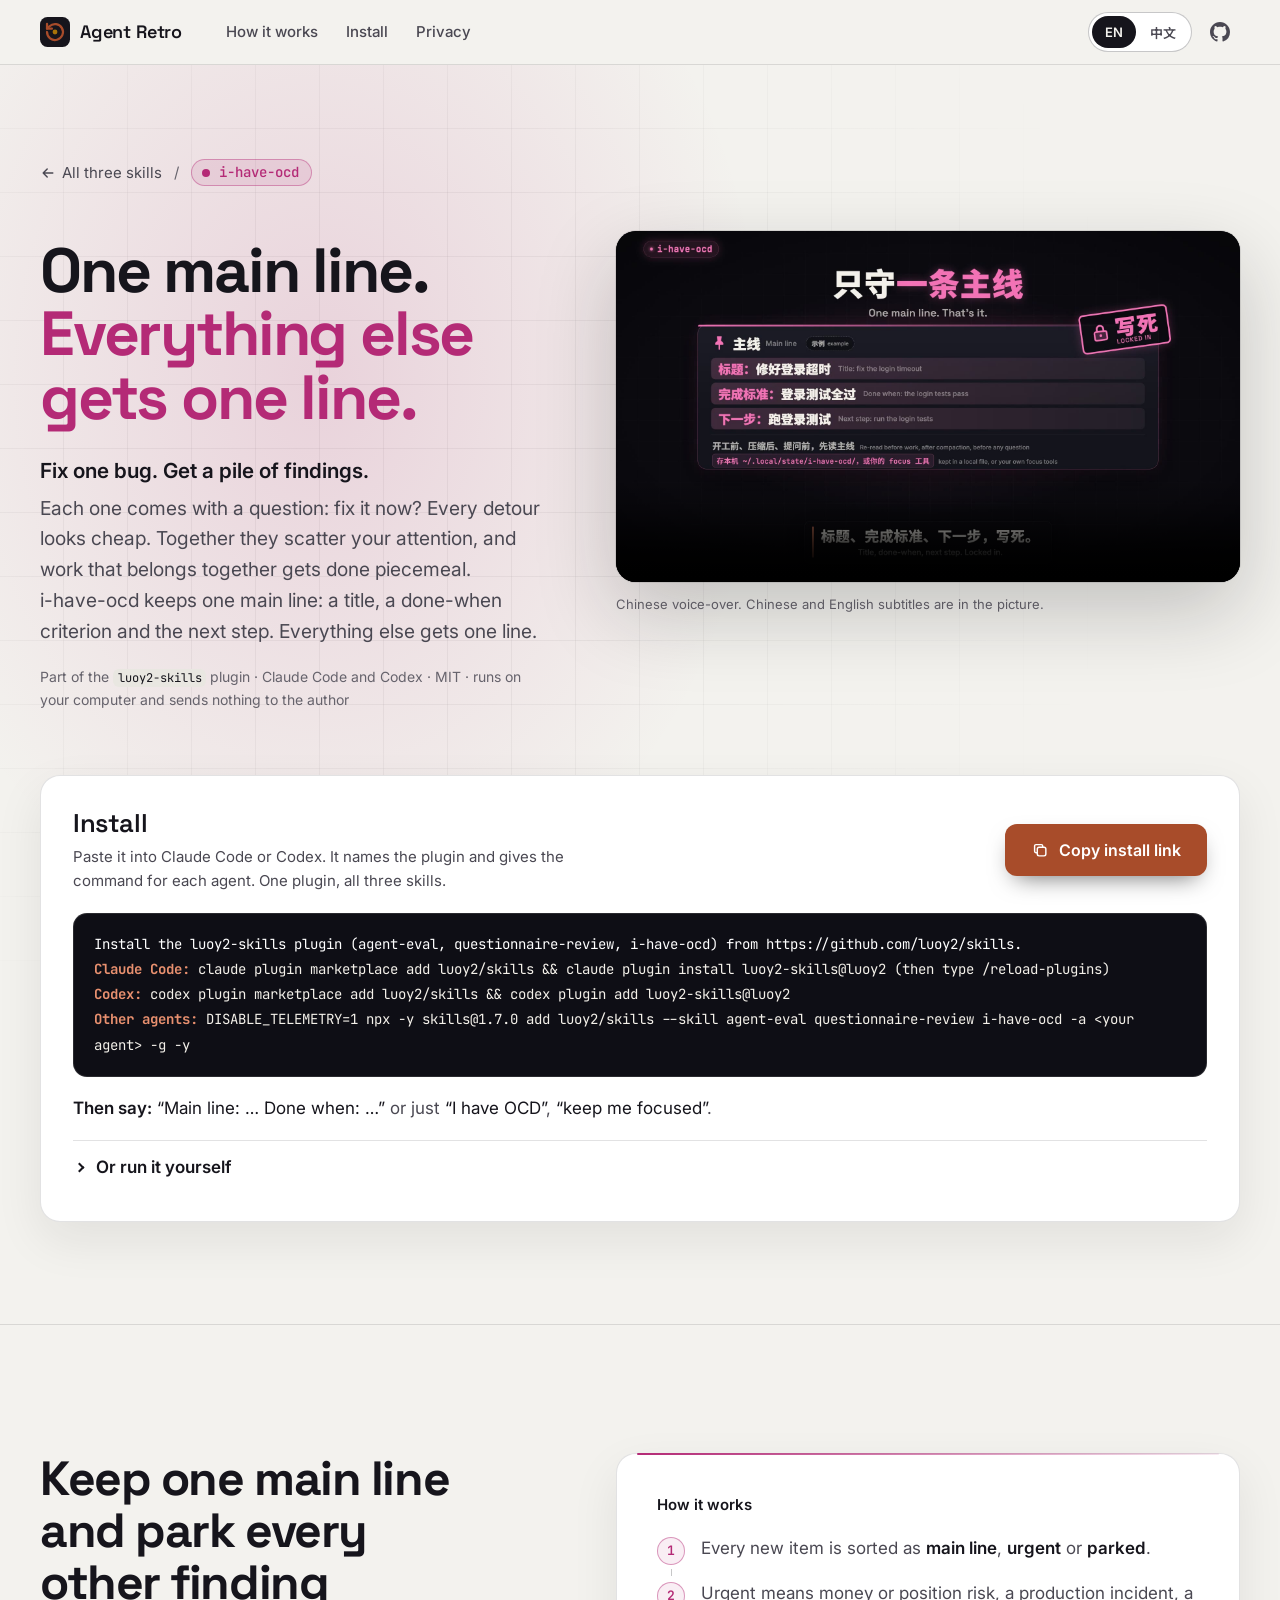
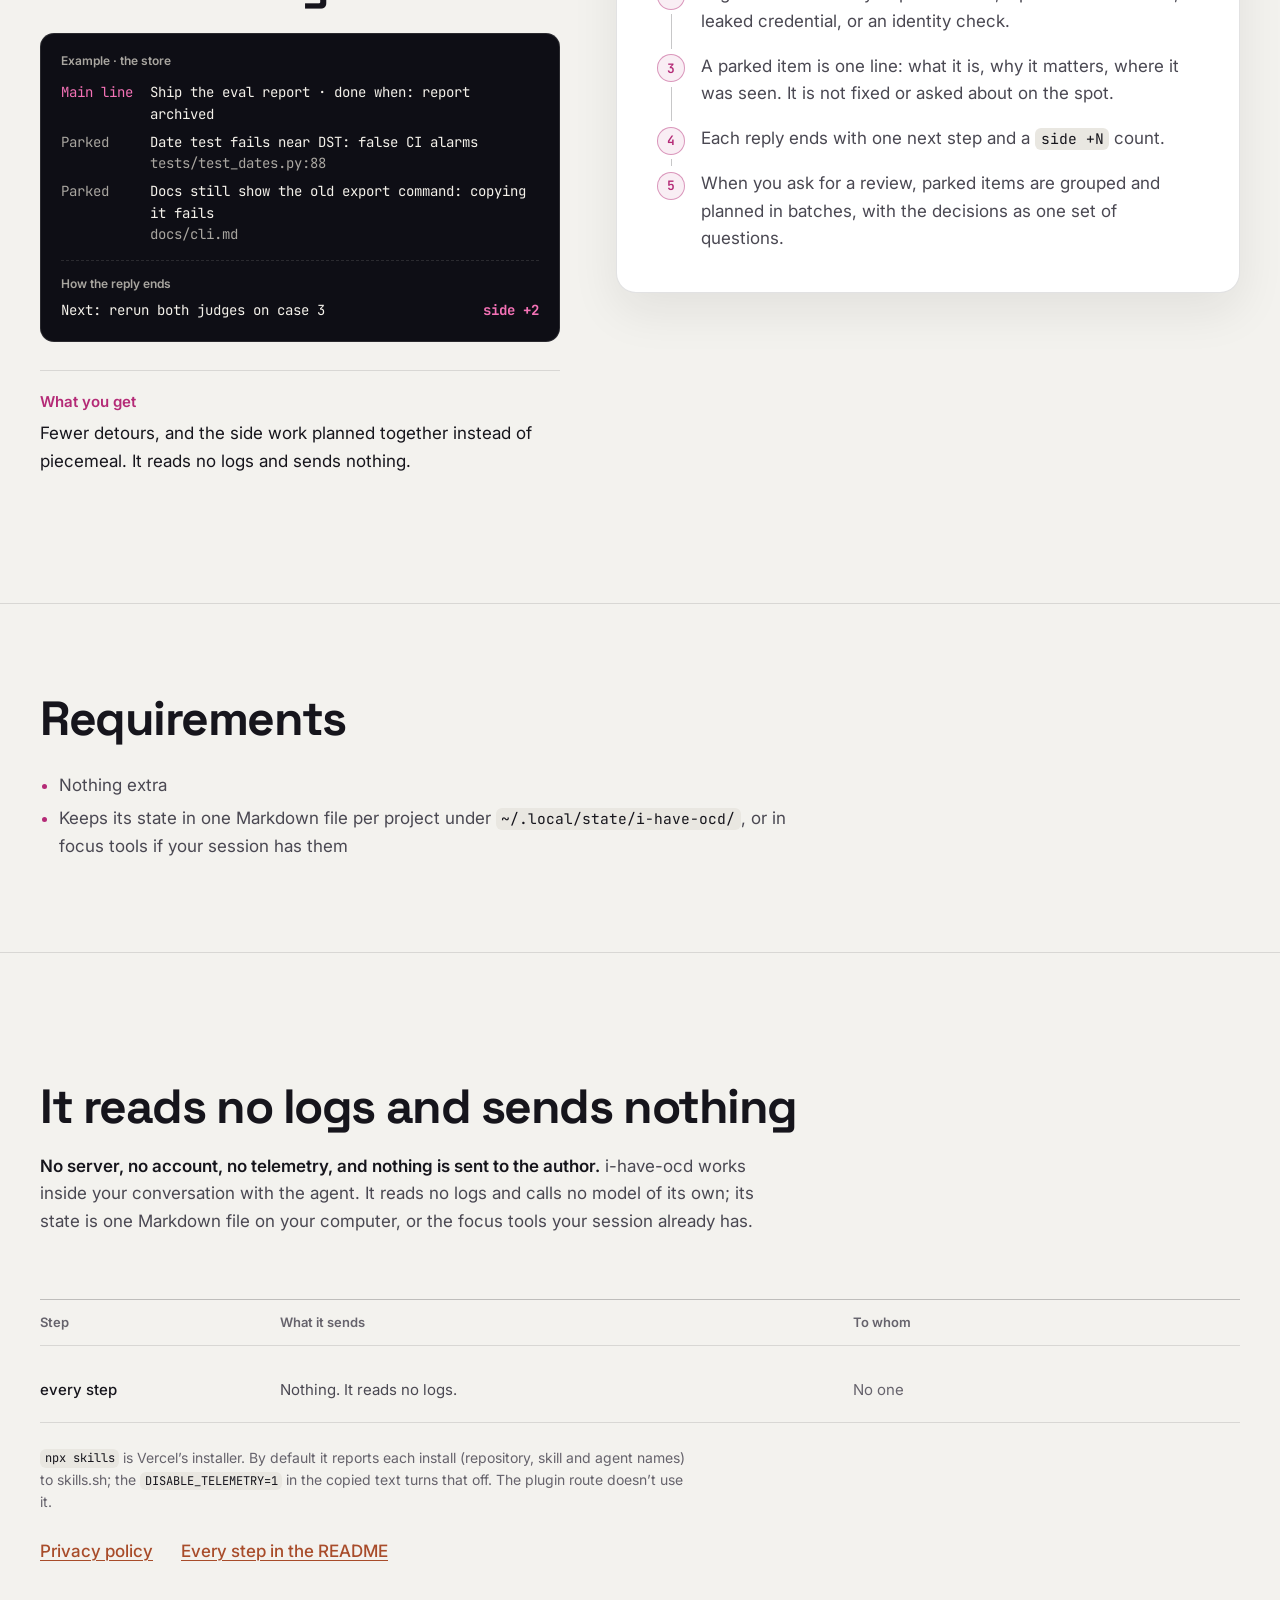
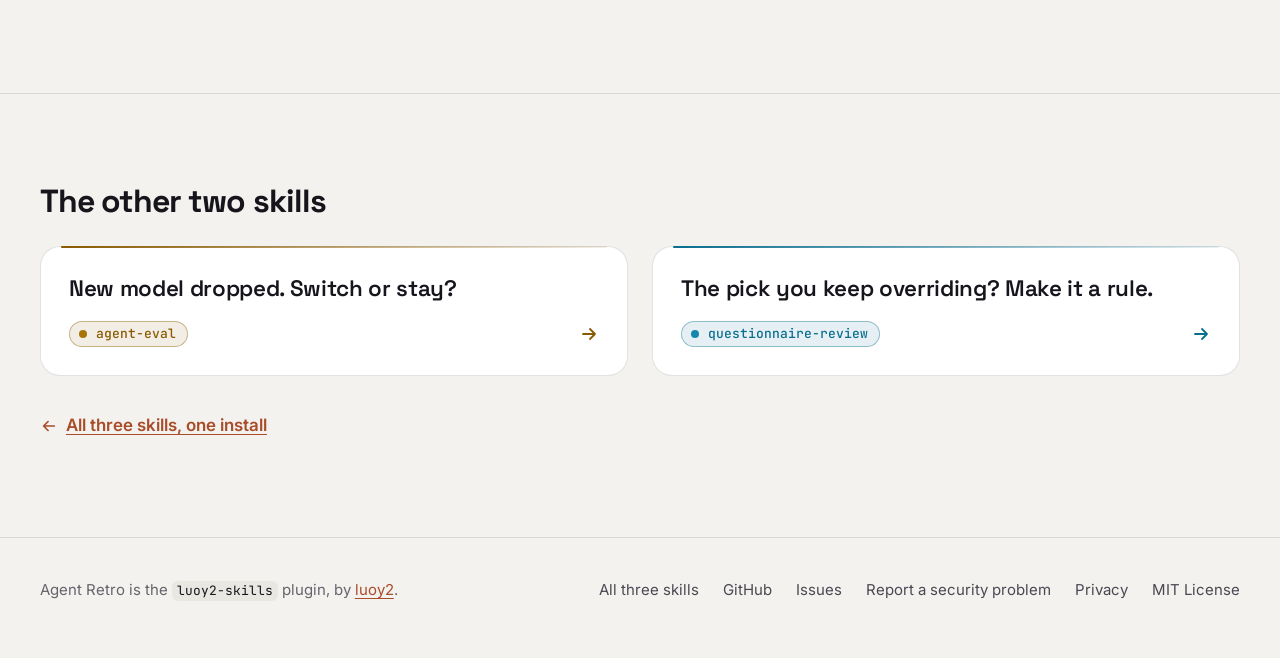
<file: i-have-ocd/index.html>
<!doctype html>
<html lang="en" data-title-en="i-have-ocd: one main line, everything else gets one line" data-title-zh="i-have-ocd：一条主线，别的记一行">
<head>
<meta charset="utf-8">
<meta name="viewport" content="width=device-width, initial-scale=1">
<title>i-have-ocd: one main line, everything else gets one line</title>
<meta name="description" content="Agents report every finding and ask about it on the spot. i-have-ocd keeps one main line; every other finding is written down in one line and planned in batches later. Reads no logs, sends nothing.">
<link rel="canonical" href="https://luoy2.github.io/skills/i-have-ocd/">
<meta name="theme-color" content="#0A0A0F" media="(prefers-color-scheme: dark)">
<meta name="theme-color" content="#F3F2EE" media="(prefers-color-scheme: light)">
<meta name="color-scheme" content="dark light">

<meta property="og:type" content="website">
<meta property="og:site_name" content="Agent Retro">
<meta property="og:title" content="i-have-ocd: one main line, everything else gets one line">
<meta property="og:description" content="Keep one main line. Every other finding gets one line, not a fix or a question on the spot, and is planned in batches later.">
<meta property="og:url" content="https://luoy2.github.io/skills/i-have-ocd/">
<meta property="og:image" content="https://luoy2.github.io/skills/assets/og-i-have-ocd.png">
<meta property="og:image:width" content="1200">
<meta property="og:image:height" content="630">
<meta property="og:image:alt" content="i-have-ocd. One main line. Everything else gets one line.">
<meta name="twitter:card" content="summary_large_image">
<meta name="twitter:title" content="i-have-ocd: one main line, everything else gets one line">
<meta name="twitter:description" content="Keep one main line. Every other finding gets one line, not a fix or a question on the spot, and is planned in batches later.">
<meta name="twitter:image" content="https://luoy2.github.io/skills/assets/og-i-have-ocd.png">
<meta name="twitter:image:alt" content="i-have-ocd. One main line. Everything else gets one line.">

<link rel="icon" href="../favicon.svg" type="image/svg+xml">
<link rel="preconnect" href="https://fonts.googleapis.com">
<link rel="preconnect" href="https://fonts.gstatic.com" crossorigin>
<link rel="stylesheet" href="https://fonts.googleapis.com/css2?family=Inter:wght@400;500;600;700&family=JetBrains+Mono:wght@400;500;700&family=Noto+Sans+SC:wght@400;500;700;900&family=Space+Grotesk:wght@500;600;700&display=swap">
<link rel="stylesheet" href="../styles.css">
<script>
  // Set the language before first paint so a Chinese reader never sees the English flash.
  (function () {
    var lang = 'en';
    try {
      var q = new URLSearchParams(location.search).get('lang');
      if (q === 'zh' || q === 'en') { lang = q; }
      else { var s = localStorage.getItem('agent-retro-lang'); if (s === 'zh' || s === 'en') lang = s; }
    } catch (e) {}
    document.documentElement.lang = lang === 'zh' ? 'zh-CN' : 'en';
  })();
</script>
</head>
<body class="page-ocd">
<svg class="sprite" aria-hidden="true" focusable="false"><symbol id="i-gh" viewBox="0 0 16 16"><path fill="currentColor" d="M8 0C3.58 0 0 3.58 0 8c0 3.54 2.29 6.53 5.47 7.59.4.07.55-.17.55-.38 0-.19-.01-.82-.01-1.49-2.01.37-2.53-.49-2.69-.94-.09-.23-.48-.94-.82-1.13-.28-.15-.68-.52-.01-.53.63-.01 1.08.58 1.23.82.72 1.21 1.87.87 2.33.66.07-.52.28-.87.51-1.07-1.78-.2-3.64-.89-3.64-3.95 0-.87.31-1.59.82-2.15-.08-.2-.36-1.02.08-2.12 0 0 .67-.21 2.2.82.64-.18 1.32-.27 2-.27.68 0 1.36.09 2 .27 1.53-1.04 2.2-.82 2.2-.82.44 1.1.16 1.92.08 2.12.51.56.82 1.27.82 2.15 0 3.07-1.87 3.75-3.65 3.95.29.25.54.73.54 1.48 0 1.07-.01 1.93-.01 2.2 0 .21.15.46.55.38A8.013 8.013 0 0 0 16 8c0-4.42-3.58-8-8-8Z"/></symbol></svg>
<a class="skip" href="#main"><span class="en">Skip to content</span><span class="zh" lang="zh-CN">跳到正文</span></a>

<header class="site-header">
  <div class="wrap header-row">
    <a class="brand" href="../" aria-label="Agent Retro: all three skills">
      <svg class="brand-mark" viewBox="0 0 32 32" aria-hidden="true"><rect width="32" height="32" rx="8" fill="var(--mark-bg)"/><path d="M7.5 16a8.5 8.5 0 1 0 2.6-6.1L7.5 12.4" fill="none" stroke="var(--clay)" stroke-width="2.4" stroke-linecap="round" stroke-linejoin="round"/><path d="M7.5 7.2v5.2h5.2" fill="none" stroke="var(--clay)" stroke-width="2.4" stroke-linecap="round" stroke-linejoin="round"/><circle cx="16" cy="16" r="2.6" fill="var(--amber-fill)"/></svg>
      <span class="brand-name">Agent Retro</span>
    </a>
    <nav class="site-nav" aria-label="Sections">
      <a href="#how"><span class="en">How it works</span><span class="zh" lang="zh-CN">怎么做</span></a>
      <a href="#install"><span class="en">Install</span><span class="zh" lang="zh-CN">安装</span></a>
      <a href="#privacy"><span class="en">Privacy</span><span class="zh" lang="zh-CN">隐私</span></a>
    </nav>
    <div class="header-actions">
      <div class="lang-toggle" role="group" data-i18n-aria="lang-group" aria-label="Language">
        <button type="button" data-lang="en" aria-pressed="true" lang="en">EN</button>
        <button type="button" data-lang="zh" aria-pressed="false" lang="zh-CN">中文</button>
      </div>
      <a class="icon-link" href="https://github.com/luoy2/skills" data-i18n-aria="github" aria-label="luoy2/skills on GitHub">
        <svg viewBox="0 0 16 16" aria-hidden="true"><use href="#i-gh"/></svg>
      </a>
    </div>
  </div>
</header>

<main id="main">

<section class="hero skill-hero" aria-labelledby="hero-title">
  <div class="wrap">
    <nav class="crumbs" aria-label="Breadcrumb">
      <a href="../"><svg viewBox="0 0 20 20" aria-hidden="true"><path d="M16 10H4m0 0 5-5m-5 5 5 5" fill="none" stroke="currentColor" stroke-width="1.8" stroke-linecap="round" stroke-linejoin="round"/></svg><span class="en">All three skills</span><span class="zh" lang="zh-CN">全部三个 skill</span></a>
      <span class="sep" aria-hidden="true">/</span>
      <span class="skill-tag" aria-current="page" style="--accent: var(--pink); --accent-fill: var(--pink)"><span class="dot" aria-hidden="true"></span>i-have-ocd</span>
    </nav>
    <div class="hero-grid">
      <div class="hero-copy">
        <h1 id="hero-title">
          <span class="en">One main line. <em>Everything else gets one line.</em></span>
          <span class="zh" lang="zh-CN">一条主线，<wbr><em>别的记一行</em></span>
        </h1>
        <p class="lead en"><strong>Fix one bug. Get a pile of findings.</strong> Each one comes with a question: fix it now? Every detour looks cheap. Together they scatter your attention, and work that belongs together gets done piecemeal. <span class="nb">i-have-ocd</span> keeps one main line: a title, a done-when criterion and the next step. Everything else gets one line.</p>
        <p class="lead zh" lang="zh-CN"><strong>修一个 bug，报回来一堆发现。</strong>每个都问你：要不要现在修？每次岔出去看着都不贵，加起来注意力就散了，本该一起规划的活被拆得零零碎碎。<span class="nb">i-have-ocd</span> 只留一条主线：标题、完成标准、下一步。别的发现记一行就走。</p>
        <p class="hero-meta en">Part of the <code>luoy2-skills</code> plugin · Claude Code and Codex · MIT · runs on your computer and sends nothing to the author</p>
        <p class="hero-meta zh" lang="zh-CN"><code>luoy2-skills</code> 插件的一部分 · Claude Code 和 Codex · MIT 许可 · 在你的电脑上运行，不向作者发送任何数据</p>
      </div>
      <figure class="hero-video">
        <div class="video-frame">
          <video controls playsinline preload="metadata" poster="../assets/i-have-ocd-poster.jpg" aria-label="i-have-ocd video" data-aria-en="i-have-ocd video" data-aria-zh="i-have-ocd 介绍视频">
            <source src="../assets/i-have-ocd.mp4" type="video/mp4">
            <p><a href="../assets/i-have-ocd.mp4"><span class="en">Download the video</span><span class="zh" lang="zh-CN">下载视频</span></a></p>
          </video>
        </div>
        <figcaption>
          <span class="en">Chinese voice-over. Chinese and English subtitles are in the picture.</span>
          <span class="zh" lang="zh-CN">中文配音，中英字幕在画面里。</span>
        </figcaption>
      </figure>
    </div>
    <div class="install-card" id="install" aria-labelledby="install-title">
      <div class="ic-head">
        <div>
          <h2 id="install-title"><span class="en">Install</span><span class="zh" lang="zh-CN">安装</span></h2>
          <p class="en">Paste it into Claude Code or Codex. It names the plugin and gives the command for each agent. One plugin, all three skills.</p>
    <p class="zh" lang="zh-CN">粘到 Claude Code 或 Codex 里。里面写了装哪个插件，以及每种 agent 该跑的命令。一个插件，三个 skill 一起装上。</p>
        </div>
        <button type="button" class="copy-main" data-copy-install>
          <svg class="i-copy" viewBox="0 0 20 20" aria-hidden="true"><rect x="7" y="7" width="9.5" height="9.5" rx="2" fill="none" stroke="currentColor" stroke-width="1.6"/><path d="M13 7V5.5A1.5 1.5 0 0 0 11.5 4h-6A1.5 1.5 0 0 0 4 5.5v6A1.5 1.5 0 0 0 5.5 13H7" fill="none" stroke="currentColor" stroke-width="1.6"/></svg><svg class="i-check" viewBox="0 0 20 20" aria-hidden="true"><path d="m4.5 10.5 3.5 3.5 7.5-8" fill="none" stroke="currentColor" stroke-width="1.8" stroke-linecap="round" stroke-linejoin="round"/></svg>
          <span class="copy-label"><span class="en">Copy install link</span><span class="zh" lang="zh-CN">复制安装链接</span></span><span class="copied-label"><span class="en">Copied</span><span class="zh" lang="zh-CN">已复制</span></span>
        </button>
      </div>
      <pre class="install-text en"><code><span class="it-say">Install the luoy2-skills plugin (agent-eval, questionnaire-review, i-have-ocd) from https://github.com/luoy2/skills.</span>
<span class="it-k">Claude Code:</span> claude plugin marketplace add luoy2/skills &amp;&amp; claude plugin install luoy2-skills@luoy2 (then type /reload-plugins)
<span class="it-k">Codex:</span> codex plugin marketplace add luoy2/skills &amp;&amp; codex plugin add luoy2-skills@luoy2
<span class="it-k">Other agents:</span> DISABLE_TELEMETRY=1 npx -y skills@1.7.0 add luoy2/skills --skill agent-eval questionnaire-review i-have-ocd -a &lt;your agent&gt; -g -y</code></pre>
      <pre class="install-text zh" lang="zh-CN"><code><span class="it-say">帮我安装 luoy2-skills 插件（agent-eval、questionnaire-review、i-have-ocd），来源 https://github.com/luoy2/skills。</span>
<span class="it-k">Claude Code：</span>claude plugin marketplace add luoy2/skills &amp;&amp; claude plugin install luoy2-skills@luoy2（装完输入 /reload-plugins）
<span class="it-k">Codex：</span>codex plugin marketplace add luoy2/skills &amp;&amp; codex plugin add luoy2-skills@luoy2
<span class="it-k">其他 agent：</span>DISABLE_TELEMETRY=1 npx -y skills@1.7.0 add luoy2/skills --skill agent-eval questionnaire-review i-have-ocd -a &lt;你的 agent&gt; -g -y</code></pre>
      <p class="ic-then en"><strong>Then say:</strong> <q>Main line: … Done when: …</q> or just <q>I have OCD</q>, <q>keep me focused</q>.</p>
      <p class="ic-then zh" lang="zh-CN"><strong>装好后这样说：</strong><q>主线是：……，完成标准：……</q>，或者直接说<q>我有点 lost</q><q>分叉太多</q>。</p>
      <details class="ic-more">
        <summary><span class="en">Or run it yourself</span><span class="zh" lang="zh-CN">或者自己动手装</span></summary>
        <div class="ic-more-body">
          <div class="cmd-block">
            <div class="cmd-head">
              <h3><span class="en">Claude Code · terminal</span><span class="zh" lang="zh-CN">Claude Code · 终端</span></h3>
              <button type="button" class="copy" data-copy="claude plugin marketplace add luoy2/skills&#10;claude plugin install luoy2-skills@luoy2"><svg class="i-copy" viewBox="0 0 20 20" aria-hidden="true"><rect x="7" y="7" width="9.5" height="9.5" rx="2" fill="none" stroke="currentColor" stroke-width="1.6"/><path d="M13 7V5.5A1.5 1.5 0 0 0 11.5 4h-6A1.5 1.5 0 0 0 4 5.5v6A1.5 1.5 0 0 0 5.5 13H7" fill="none" stroke="currentColor" stroke-width="1.6"/></svg><svg class="i-check" viewBox="0 0 20 20" aria-hidden="true"><path d="m4.5 10.5 3.5 3.5 7.5-8" fill="none" stroke="currentColor" stroke-width="1.8" stroke-linecap="round" stroke-linejoin="round"/></svg><span class="copy-label"><span class="en">Copy</span><span class="zh" lang="zh-CN">复制</span></span><span class="copied-label"><span class="en">Copied</span><span class="zh" lang="zh-CN">已复制</span></span></button>
            </div>
            <pre class="cmd cmd-sh"><code><span class="line">claude plugin marketplace add luoy2/skills</span>
<span class="line">claude plugin install luoy2-skills@luoy2</span></code></pre>
          </div>
          <div class="cmd-block">
            <div class="cmd-head">
              <h3><span class="en">Claude Code · inside a session</span><span class="zh" lang="zh-CN">Claude Code · 会话里</span></h3>
              <button type="button" class="copy" data-copy="/plugin marketplace add luoy2/skills&#10;/plugin install luoy2-skills@luoy2&#10;/reload-plugins"><svg class="i-copy" viewBox="0 0 20 20" aria-hidden="true"><rect x="7" y="7" width="9.5" height="9.5" rx="2" fill="none" stroke="currentColor" stroke-width="1.6"/><path d="M13 7V5.5A1.5 1.5 0 0 0 11.5 4h-6A1.5 1.5 0 0 0 4 5.5v6A1.5 1.5 0 0 0 5.5 13H7" fill="none" stroke="currentColor" stroke-width="1.6"/></svg><svg class="i-check" viewBox="0 0 20 20" aria-hidden="true"><path d="m4.5 10.5 3.5 3.5 7.5-8" fill="none" stroke="currentColor" stroke-width="1.8" stroke-linecap="round" stroke-linejoin="round"/></svg><span class="copy-label"><span class="en">Copy</span><span class="zh" lang="zh-CN">复制</span></span><span class="copied-label"><span class="en">Copied</span><span class="zh" lang="zh-CN">已复制</span></span></button>
            </div>
            <pre class="cmd cmd-cc"><code><span class="line">/plugin marketplace add luoy2/skills</span>
<span class="line">/plugin install luoy2-skills@luoy2</span>
<span class="line">/reload-plugins</span></code></pre>
          </div>
          <div class="cmd-block">
            <div class="cmd-head">
              <h3>Codex</h3>
              <button type="button" class="copy" data-copy="codex plugin marketplace add luoy2/skills&#10;codex plugin add luoy2-skills@luoy2"><svg class="i-copy" viewBox="0 0 20 20" aria-hidden="true"><rect x="7" y="7" width="9.5" height="9.5" rx="2" fill="none" stroke="currentColor" stroke-width="1.6"/><path d="M13 7V5.5A1.5 1.5 0 0 0 11.5 4h-6A1.5 1.5 0 0 0 4 5.5v6A1.5 1.5 0 0 0 5.5 13H7" fill="none" stroke="currentColor" stroke-width="1.6"/></svg><svg class="i-check" viewBox="0 0 20 20" aria-hidden="true"><path d="m4.5 10.5 3.5 3.5 7.5-8" fill="none" stroke="currentColor" stroke-width="1.8" stroke-linecap="round" stroke-linejoin="round"/></svg><span class="copy-label"><span class="en">Copy</span><span class="zh" lang="zh-CN">复制</span></span><span class="copied-label"><span class="en">Copied</span><span class="zh" lang="zh-CN">已复制</span></span></button>
            </div>
            <pre class="cmd cmd-sh"><code><span class="line">codex plugin marketplace add luoy2/skills</span>
<span class="line">codex plugin add luoy2-skills@luoy2</span></code></pre>
          </div>
          <div class="cmd-block wide">
            <div class="cmd-head">
              <h3><span class="en">Other agents · skills CLI</span><span class="zh" lang="zh-CN">其他 agent · skills 命令行</span></h3>
              <button type="button" class="copy en" data-copy="DISABLE_TELEMETRY=1 npx -y skills@1.7.0 add luoy2/skills --skill agent-eval questionnaire-review i-have-ocd -a &lt;your agent&gt; -g -y"><svg class="i-copy" viewBox="0 0 20 20" aria-hidden="true"><rect x="7" y="7" width="9.5" height="9.5" rx="2" fill="none" stroke="currentColor" stroke-width="1.6"/><path d="M13 7V5.5A1.5 1.5 0 0 0 11.5 4h-6A1.5 1.5 0 0 0 4 5.5v6A1.5 1.5 0 0 0 5.5 13H7" fill="none" stroke="currentColor" stroke-width="1.6"/></svg><svg class="i-check" viewBox="0 0 20 20" aria-hidden="true"><path d="m4.5 10.5 3.5 3.5 7.5-8" fill="none" stroke="currentColor" stroke-width="1.8" stroke-linecap="round" stroke-linejoin="round"/></svg><span class="copy-label"><span class="en">Copy</span><span class="zh" lang="zh-CN">复制</span></span><span class="copied-label"><span class="en">Copied</span><span class="zh" lang="zh-CN">已复制</span></span></button><button type="button" class="copy zh" data-copy="DISABLE_TELEMETRY=1 npx -y skills@1.7.0 add luoy2/skills --skill agent-eval questionnaire-review i-have-ocd -a &lt;你的 agent&gt; -g -y"><svg class="i-copy" viewBox="0 0 20 20" aria-hidden="true"><rect x="7" y="7" width="9.5" height="9.5" rx="2" fill="none" stroke="currentColor" stroke-width="1.6"/><path d="M13 7V5.5A1.5 1.5 0 0 0 11.5 4h-6A1.5 1.5 0 0 0 4 5.5v6A1.5 1.5 0 0 0 5.5 13H7" fill="none" stroke="currentColor" stroke-width="1.6"/></svg><svg class="i-check" viewBox="0 0 20 20" aria-hidden="true"><path d="m4.5 10.5 3.5 3.5 7.5-8" fill="none" stroke="currentColor" stroke-width="1.8" stroke-linecap="round" stroke-linejoin="round"/></svg><span class="copy-label"><span class="en">Copy</span><span class="zh" lang="zh-CN">复制</span></span><span class="copied-label"><span class="en">Copied</span><span class="zh" lang="zh-CN">已复制</span></span></button>
            </div>
            <pre class="cmd cmd-sh cmd-wrap"><code><span class="line"><span class="en">DISABLE_TELEMETRY=1 npx -y skills@1.7.0 add luoy2/skills --skill agent-eval questionnaire-review i-have-ocd -a &lt;your agent&gt; -g -y</span><span class="zh" lang="zh-CN">DISABLE_TELEMETRY=1 npx -y skills@1.7.0 add luoy2/skills --skill agent-eval questionnaire-review i-have-ocd -a &lt;你的 agent&gt; -g -y</span></span></code></pre>
          </div>
        </div>
        <p class="ic-more-note en">Pick one route. With both, Claude Code lists <code>agent-eval</code> and <code>luoy2-skills:agent-eval</code> side by side.</p>
        <p class="ic-more-note zh" lang="zh-CN">两种方式选一种。都装的话，Claude Code 里会同时出现 <code>agent-eval</code> 和 <code>luoy2-skills:agent-eval</code>。</p>
        <p class="ic-more-note en">Keep every flag on the <code>npx</code> line and put your agent’s name where it says <code>&lt;your agent&gt;</code>. Without the flags, skills 1.7.0 writes into your current repository, installs for all 79 agents it knows, and reports the install to Vercel.</p>
        <p class="ic-more-note zh" lang="zh-CN"><code>npx</code> 那行的参数一个都别删，把 <code>&lt;你的 agent&gt;</code> 换成你用的 agent 名字。不加这些参数，skills 1.7.0 会往你当前的仓库里写文件、给它认识的 79 个 agent 全装一遍，还会向 Vercel 上报这次安装。</p>
      </details>
      <p class="sr-only" aria-live="polite" id="copy-status"></p>
    </div>
  </div>
</section>

<section class="section how" id="how" aria-labelledby="ocd-title">
  <div class="wrap how-grid">
    <div class="how-copy">
      <h2 id="ocd-title">
        <span class="en">Keep one main line and park every other finding</span>
        <span class="zh" lang="zh-CN">只走一条主线，<wbr>别的发现先记下来</span>
      </h2>
      <div class="mock mock-ocd" role="group" aria-label="Example store and reply ending" data-i18n-aria="mock-ocd">
        <p class="mock-label"><span class="en">Example · the store</span><span class="zh" lang="zh-CN">示例 · 记录文件</span></p>
        <dl class="ocd-lines">
          <div class="ocd-main"><dt><span class="en">Main line</span><span class="zh" lang="zh-CN">主线</span></dt><dd><span class="en">Ship the eval report · done when: report archived</span><span class="zh" lang="zh-CN">发布评测报告 · 完成标准：报告已归档</span></dd></div>
          <div><dt><span class="en">Parked</span><span class="zh" lang="zh-CN">停放</span></dt><dd><span class="en">Date test fails near DST: false CI alarms</span><span class="zh" lang="zh-CN">夏令时前后日期测试会挂：CI 误报</span> <span class="where">tests/test_dates.py:88</span></dd></div>
          <div><dt><span class="en">Parked</span><span class="zh" lang="zh-CN">停放</span></dt><dd><span class="en">Docs still show the old export command: copying it fails</span><span class="zh" lang="zh-CN">文档里还是旧的导出命令：照抄会报错</span> <span class="where">docs/cli.md</span></dd></div>
        </dl>
        <p class="mock-label mock-sub"><span class="en">How the reply ends</span><span class="zh" lang="zh-CN">回复的结尾</span></p>
        <p class="ocd-next"><span class="en">Next: rerun both judges on case 3</span><span class="zh" lang="zh-CN">下一步：在第 3 题上重跑两个 judge</span> <span class="side">side +2</span></p>
      </div>
      <div class="get">
        <h3 class="h-sub"><span class="en">What you get</span><span class="zh" lang="zh-CN">你会得到</span></h3>
        <p class="en">Fewer detours, and the side work planned together instead of piecemeal. It reads no logs and sends nothing.</p>
        <p class="zh" lang="zh-CN">少走岔路；支线的活攒到一起规划，不再零敲碎打。它不读日志，也不发送任何数据。</p>
      </div>
    </div>
    <div class="skill how-steps">
      <h3 class="h-sub"><span class="en">How it works</span><span class="zh" lang="zh-CN">怎么做</span></h3>
      <ol class="steps">
        <li>
          <p class="en">Every new item is sorted as <strong>main line</strong>, <strong>urgent</strong> or <strong>parked</strong>.</p>
          <p class="zh" lang="zh-CN">每个新冒出来的事，先分成<strong>主线</strong>、<strong>紧急</strong>、<strong>停放</strong>三类。</p>
        </li>
        <li>
          <p class="en">Urgent means money or position risk, a production incident, a leaked credential, or an identity check.</p>
          <p class="zh" lang="zh-CN">紧急只有这几种：资金或持仓风险、线上事故、凭据泄露、需要你本人做的身份验证。</p>
        </li>
        <li>
          <p class="en">A parked item is one line: what it is, why it matters, where it was seen. It is not fixed or asked about on the spot.</p>
          <p class="zh" lang="zh-CN">停放就是记一行：是什么、为什么要紧、在哪儿看到的。不当场修，也不当场问。</p>
        </li>
        <li>
          <p class="en">Each reply ends with one next step and a <code class="nb">side +N</code> count.</p>
          <p class="zh" lang="zh-CN">每条回复都以一个下一步和 <code class="nb">side +N</code> 计数收尾。</p>
        </li>
        <li>
          <p class="en">When you ask for a review, parked items are grouped and planned in batches, with the decisions as one set of questions.</p>
          <p class="zh" lang="zh-CN">你要看支线时，停放的条目按领域分组、成批规划，要你决定的事一次问完。</p>
        </li>
      </ol>
    </div>
  </div>
</section>

<section class="section reqs compact" id="requirements" aria-labelledby="reqs-title">
  <div class="wrap">
    <h2 id="reqs-title"><span class="en">Requirements</span><span class="zh" lang="zh-CN">运行要求</span></h2>
    <div class="req">
      <ul>
        <li><span class="en">Nothing extra</span><span class="zh" lang="zh-CN">不需要额外工具</span></li>
        <li><span class="en">Keeps its state in one Markdown file per project under <code>~/.local/state/i-have-ocd/</code>, or in focus tools if your session has them</span><span class="zh" lang="zh-CN">状态存在 <code>~/.local/state/i-have-ocd/</code> 下，每个项目一个 Markdown 文件；会话里有 focus 工具时就用那些工具</span></li>
      </ul>
    </div>

  </div>
</section>

<section class="section privacy" id="privacy" aria-labelledby="privacy-title">
  <div class="wrap">
    <div class="section-head">
      <h2 id="privacy-title">
        <span class="en">It reads no logs and sends nothing</span>
        <span class="zh" lang="zh-CN">不读日志，<wbr>不发数据</span>
      </h2>
      <p class="en"><strong>No server, no account, no telemetry, and nothing is sent to the author.</strong> i-have-ocd works inside your conversation with the agent. It reads no logs and calls no model of its own; its state is one Markdown file on your computer, or the focus tools your session already has.</p>
      <p class="zh" lang="zh-CN"><strong>没有服务器、没有账号、没有遥测，也不向作者发送任何数据。</strong>i-have-ocd 在你和 agent 的对话里起作用：不读日志，也不自己调用模型；状态存在你电脑上的一个 Markdown 文件里，或者你会话里已有的 focus 工具里。</p>
    </div>

    <div class="flow" role="table" aria-labelledby="privacy-title">
      <div class="flow-head" role="row">
        <span role="columnheader"><span class="en">Step</span><span class="zh" lang="zh-CN">步骤</span></span>
        <span role="columnheader"><span class="en">What it sends</span><span class="zh" lang="zh-CN">发送的内容</span></span>
        <span role="columnheader"><span class="en">To whom</span><span class="zh" lang="zh-CN">发给谁</span></span>
      </div>
      <div class="flow-group" role="rowgroup">
        <div class="flow-row" role="row">
          <span role="cell" class="f-step"><span class="en">every step</span><span class="zh" lang="zh-CN">所有步骤</span></span>
          <span role="cell" class="f-what"><span class="en">Nothing. It reads no logs.</span><span class="zh" lang="zh-CN">不发送。它不读任何日志。</span></span>
          <span role="cell" class="f-to f-none"><span class="en">No one</span><span class="zh" lang="zh-CN">不发送</span></span>
        </div>
      </div>
    </div>

    <p class="note installer-note en"><code>npx skills</code> is Vercel’s installer. By default it reports each install (repository, skill and agent names) to skills.sh; the <code>DISABLE_TELEMETRY=1</code> in the copied text turns that off. The plugin route doesn’t use it.</p>
    <p class="note installer-note zh" lang="zh-CN"><code>npx skills</code> 是 Vercel 的安装工具，默认会向 skills.sh 报告一次安装（仓库名、skill 名、agent 名）。复制内容里的 <code>DISABLE_TELEMETRY=1</code> 把它关掉。插件方式不经过它。</p>
    <p class="links-row">
      <a href="https://github.com/luoy2/skills/blob/main/PRIVACY.md"><span class="en">Privacy policy</span><span class="zh" lang="zh-CN">隐私政策</span></a>
      <a href="https://github.com/luoy2/skills#what-it-reads-and-where-it-sends-data"><span class="en">Every step in the README</span><span class="zh" lang="zh-CN">README 里的逐步说明</span></a>
    </p>
  </div>
</section>

<section class="section others compact" aria-labelledby="others-title">
  <div class="wrap">
    <h2 id="others-title"><span class="en">The other two skills</span><span class="zh" lang="zh-CN">另外两个 skill</span></h2>
    <div class="other-grid">
      <a class="other-card" href="../agent-eval/" style="--accent: var(--amber); --accent-fill: var(--amber-fill)">
        <span class="oc-title"><span class="en">New model dropped. Switch or stay?</span><span class="zh" lang="zh-CN">新模型出来了，换不换？</span></span>
        <span class="oc-foot"><span class="skill-tag" style="--accent: var(--amber); --accent-fill: var(--amber-fill)"><span class="dot" aria-hidden="true"></span>agent-eval</span><svg viewBox="0 0 20 20" aria-hidden="true"><path d="M4 10h12m0 0-5-5m5 5-5 5" fill="none" stroke="currentColor" stroke-width="1.8" stroke-linecap="round" stroke-linejoin="round"/></svg></span>
      </a>
      <a class="other-card" href="../questionnaire-review/" style="--accent: var(--cyan); --accent-fill: var(--cyan-fill)">
        <span class="oc-title"><span class="en">The pick you keep overriding? Make it a rule.</span><span class="zh" lang="zh-CN">你总推翻的推荐，写成规则</span></span>
        <span class="oc-foot"><span class="skill-tag" style="--accent: var(--cyan); --accent-fill: var(--cyan-fill)"><span class="dot" aria-hidden="true"></span>questionnaire-review</span><svg viewBox="0 0 20 20" aria-hidden="true"><path d="M4 10h12m0 0-5-5m5 5-5 5" fill="none" stroke="currentColor" stroke-width="1.8" stroke-linecap="round" stroke-linejoin="round"/></svg></span>
      </a>
    </div>
    <p class="back-home"><a href="../"><svg viewBox="0 0 20 20" aria-hidden="true"><path d="M16 10H4m0 0 5-5m-5 5 5 5" fill="none" stroke="currentColor" stroke-width="1.8" stroke-linecap="round" stroke-linejoin="round"/></svg><span class="en">All three skills, one install</span><span class="zh" lang="zh-CN">三个 skill 全览，一次装好</span></a></p>
  </div>
</section>

</main>

<footer class="site-footer">
  <div class="wrap footer-row">
    <p class="footer-brand">
      <span class="en">Agent Retro is the <code>luoy2-skills</code> plugin, by <a href="https://github.com/luoy2">luoy2</a>.</span>
      <span class="zh" lang="zh-CN">Agent Retro 即 <code>luoy2-skills</code> 插件，作者 <a href="https://github.com/luoy2">luoy2</a>。</span>
    </p>
    <ul class="footer-links">
      <li><a href="../"><span class="en">All three skills</span><span class="zh" lang="zh-CN">三个 skill</span></a></li>
      <li><a href="https://github.com/luoy2/skills">GitHub</a></li>
      <li><a href="https://github.com/luoy2/skills/issues"><span class="en">Issues</span><span class="zh" lang="zh-CN">问题反馈</span></a></li>
      <li><a href="https://github.com/luoy2/skills/security/advisories/new"><span class="en">Report a security problem</span><span class="zh" lang="zh-CN">私下报告安全问题</span></a></li>
      <li><a href="https://github.com/luoy2/skills/blob/main/PRIVACY.md"><span class="en">Privacy</span><span class="zh" lang="zh-CN">隐私政策</span></a></li>
      <li><a href="https://github.com/luoy2/skills/blob/main/LICENSE"><span class="en">MIT License</span><span class="zh" lang="zh-CN">MIT 许可</span></a></li>
    </ul>
  </div>
</footer>

<script src="../main.js" defer></script>
</body>
</html>
</file>
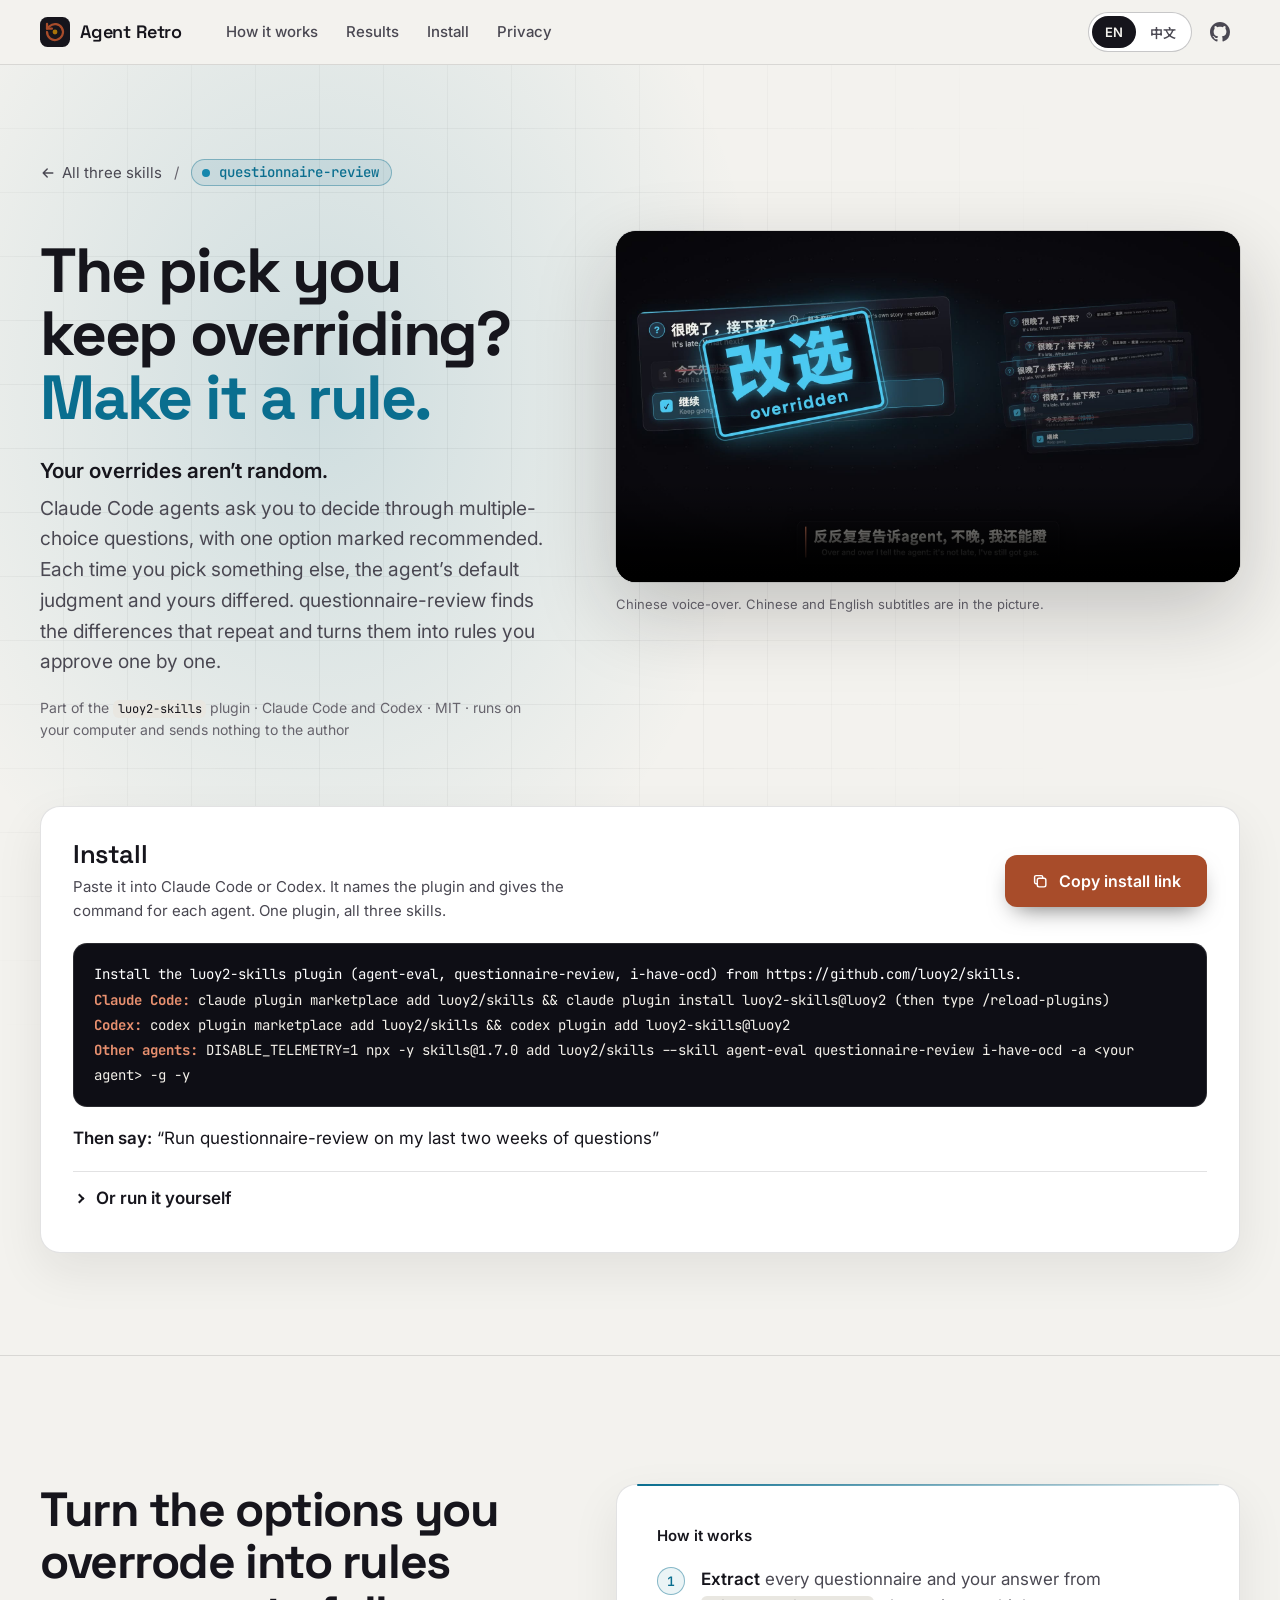
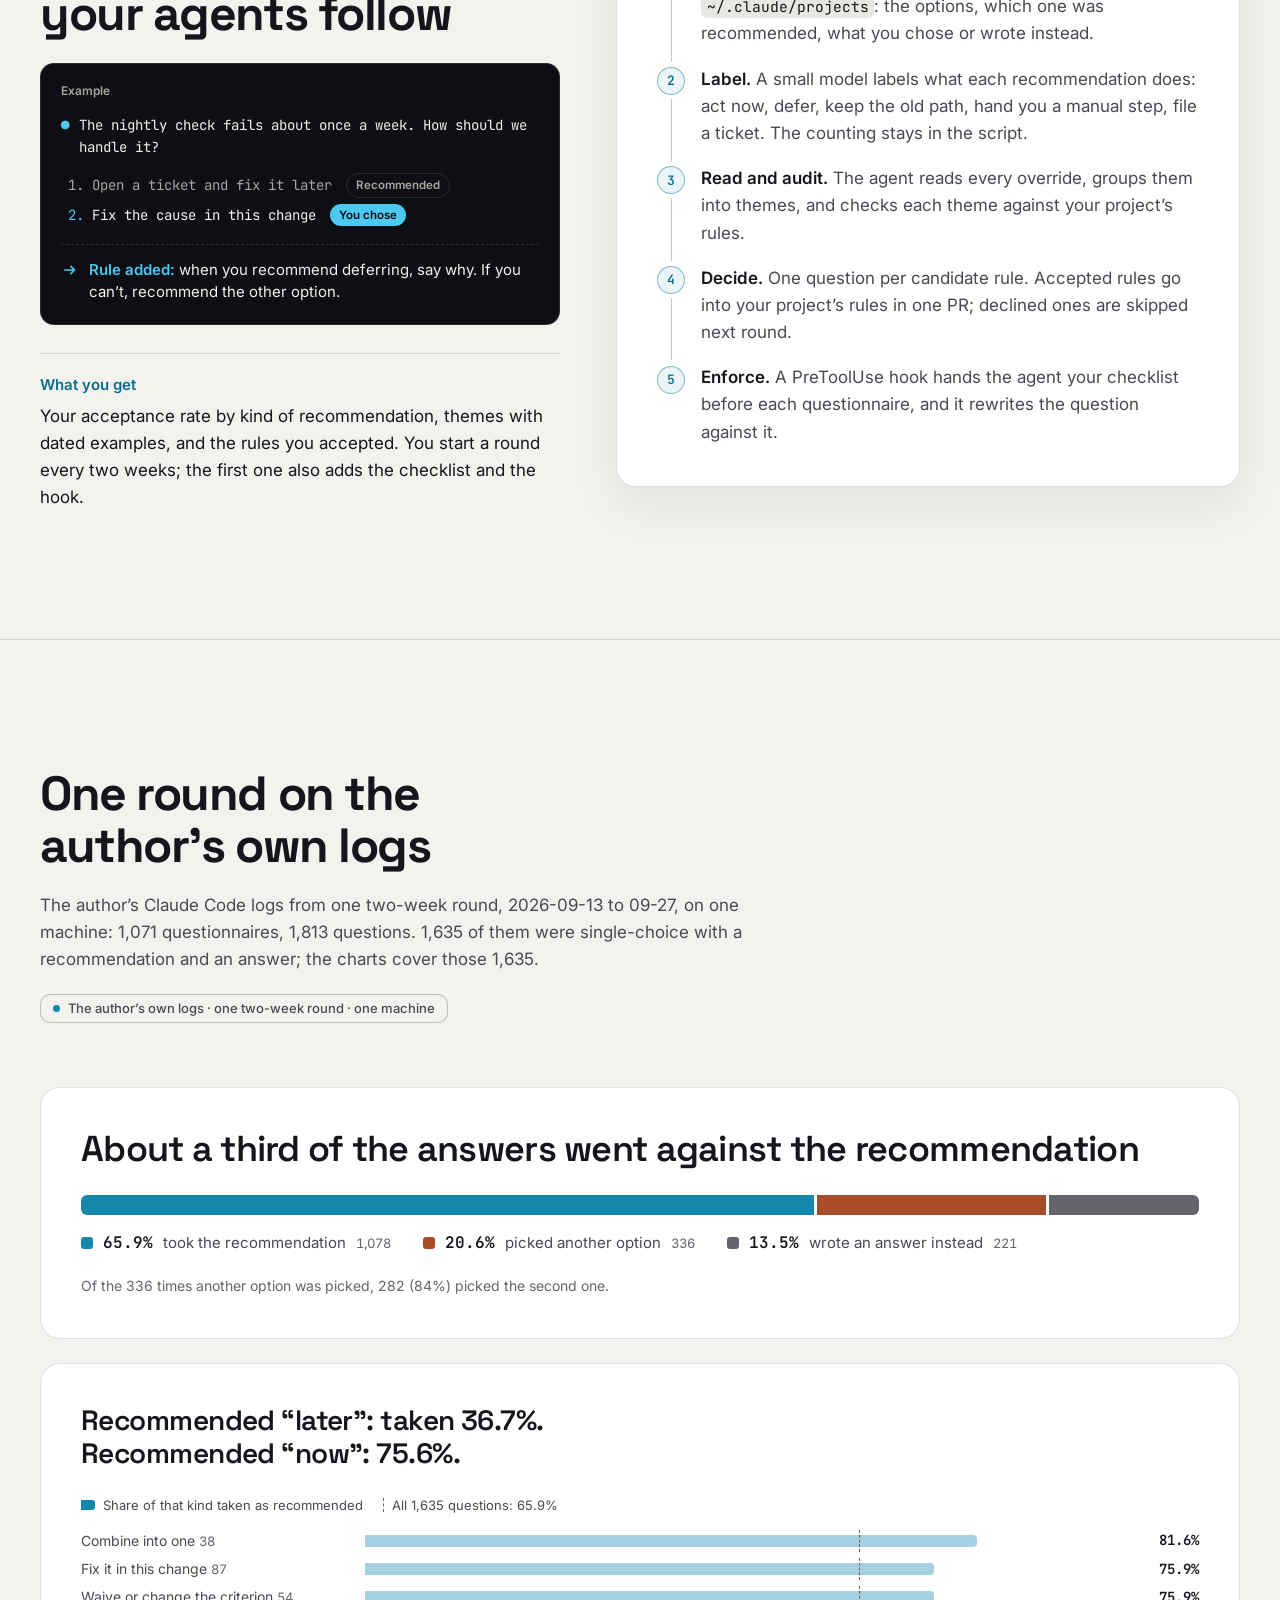
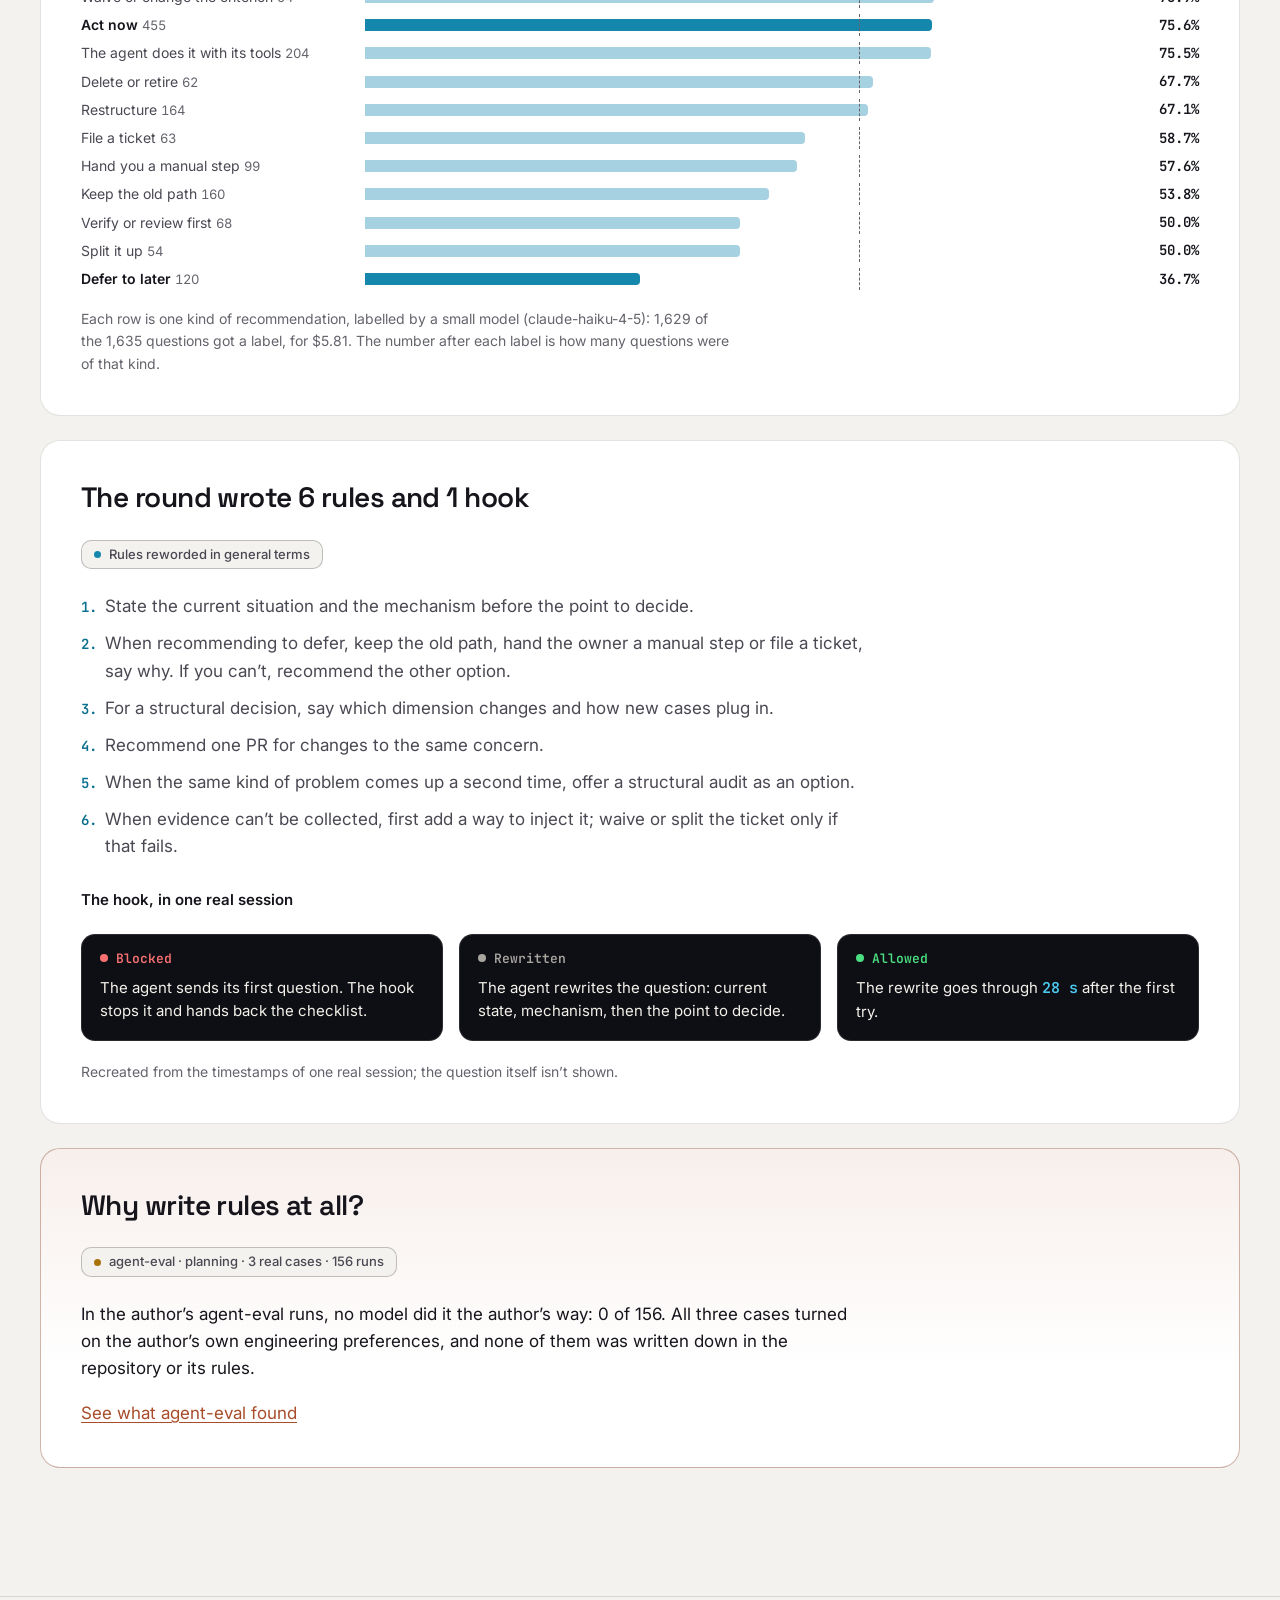
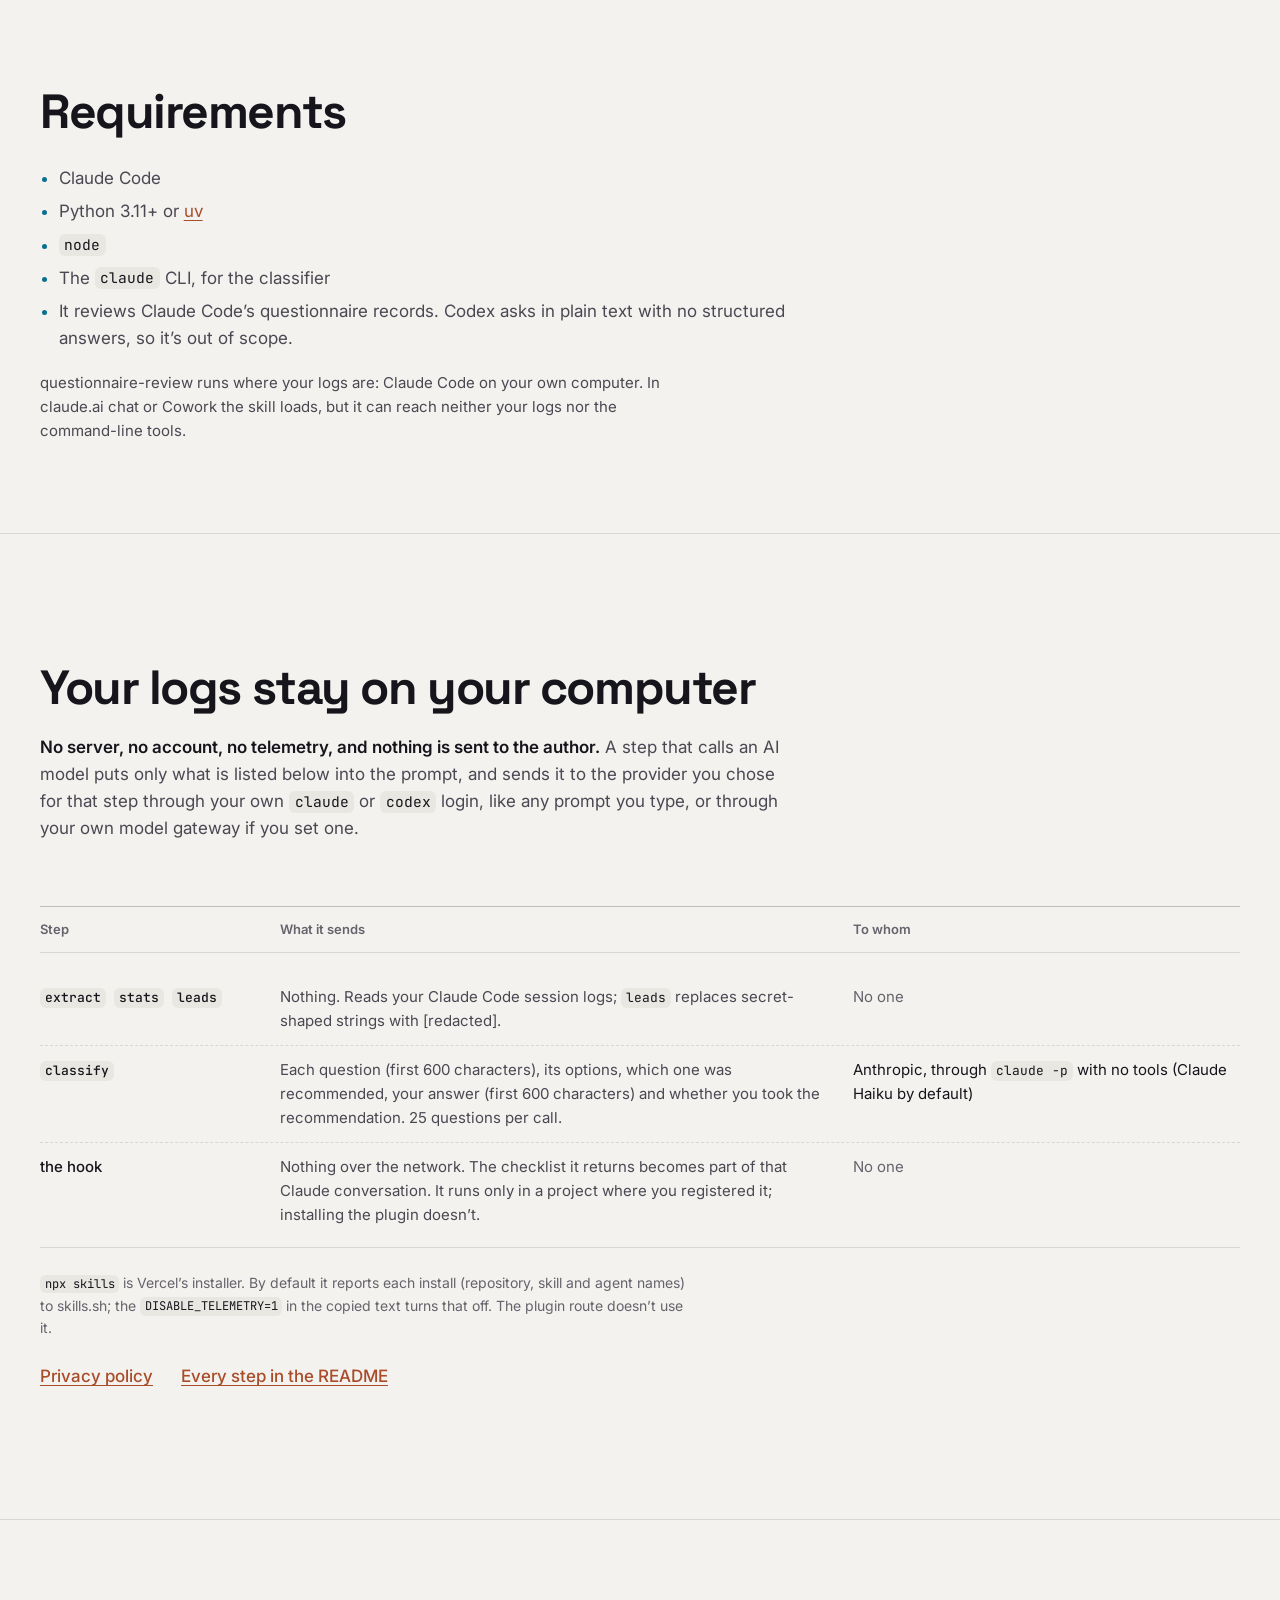
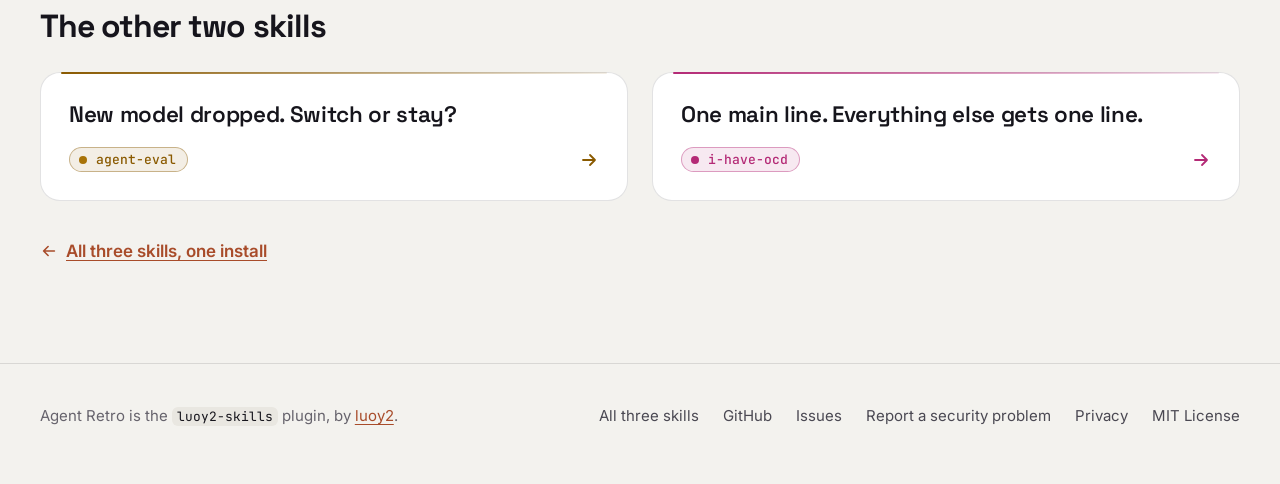
<file: questionnaire-review/index.html>
<!doctype html>
<html lang="en" data-title-en="questionnaire-review: the pick you keep overriding, made a rule" data-title-zh="questionnaire-review：你总推翻的推荐，写成规则">
<head>
<meta charset="utf-8">
<meta name="viewport" content="width=device-width, initial-scale=1">
<title>questionnaire-review: the pick you keep overriding, made a rule</title>
<meta name="description" content="Your agents ask multiple-choice questions with a recommended option. questionnaire-review finds the overrides that repeat and turns them into rules you approve one by one. Runs on your computer.">
<link rel="canonical" href="https://luoy2.github.io/skills/questionnaire-review/">
<meta name="theme-color" content="#0A0A0F" media="(prefers-color-scheme: dark)">
<meta name="theme-color" content="#F3F2EE" media="(prefers-color-scheme: light)">
<meta name="color-scheme" content="dark light">

<meta property="og:type" content="website">
<meta property="og:site_name" content="Agent Retro">
<meta property="og:title" content="questionnaire-review: the pick you keep overriding, made a rule">
<meta property="og:description" content="Review the questions your agents asked. The overrides that repeat become rules you approve one by one.">
<meta property="og:url" content="https://luoy2.github.io/skills/questionnaire-review/">
<meta property="og:image" content="https://luoy2.github.io/skills/assets/og-questionnaire-review.png">
<meta property="og:image:width" content="1200">
<meta property="og:image:height" content="630">
<meta property="og:image:alt" content="questionnaire-review. The pick you keep overriding? Make it a rule.">
<meta name="twitter:card" content="summary_large_image">
<meta name="twitter:title" content="questionnaire-review: the pick you keep overriding, made a rule">
<meta name="twitter:description" content="Review the questions your agents asked. The overrides that repeat become rules you approve one by one.">
<meta name="twitter:image" content="https://luoy2.github.io/skills/assets/og-questionnaire-review.png">
<meta name="twitter:image:alt" content="questionnaire-review. The pick you keep overriding? Make it a rule.">

<link rel="icon" href="../favicon.svg" type="image/svg+xml">
<link rel="preconnect" href="https://fonts.googleapis.com">
<link rel="preconnect" href="https://fonts.gstatic.com" crossorigin>
<link rel="stylesheet" href="https://fonts.googleapis.com/css2?family=Inter:wght@400;500;600;700&family=JetBrains+Mono:wght@400;500;700&family=Noto+Sans+SC:wght@400;500;700;900&family=Space+Grotesk:wght@500;600;700&display=swap">
<link rel="stylesheet" href="../styles.css">
<script>
  // Set the language before first paint so a Chinese reader never sees the English flash.
  (function () {
    var lang = 'en';
    try {
      var q = new URLSearchParams(location.search).get('lang');
      if (q === 'zh' || q === 'en') { lang = q; }
      else { var s = localStorage.getItem('agent-retro-lang'); if (s === 'zh' || s === 'en') lang = s; }
    } catch (e) {}
    document.documentElement.lang = lang === 'zh' ? 'zh-CN' : 'en';
  })();
</script>
</head>
<body class="page-qr">
<svg class="sprite" aria-hidden="true" focusable="false"><symbol id="i-gh" viewBox="0 0 16 16"><path fill="currentColor" d="M8 0C3.58 0 0 3.58 0 8c0 3.54 2.29 6.53 5.47 7.59.4.07.55-.17.55-.38 0-.19-.01-.82-.01-1.49-2.01.37-2.53-.49-2.69-.94-.09-.23-.48-.94-.82-1.13-.28-.15-.68-.52-.01-.53.63-.01 1.08.58 1.23.82.72 1.21 1.87.87 2.33.66.07-.52.28-.87.51-1.07-1.78-.2-3.64-.89-3.64-3.95 0-.87.31-1.59.82-2.15-.08-.2-.36-1.02.08-2.12 0 0 .67-.21 2.2.82.64-.18 1.32-.27 2-.27.68 0 1.36.09 2 .27 1.53-1.04 2.2-.82 2.2-.82.44 1.1.16 1.92.08 2.12.51.56.82 1.27.82 2.15 0 3.07-1.87 3.75-3.65 3.95.29.25.54.73.54 1.48 0 1.07-.01 1.93-.01 2.2 0 .21.15.46.55.38A8.013 8.013 0 0 0 16 8c0-4.42-3.58-8-8-8Z"/></symbol></svg>
<a class="skip" href="#main"><span class="en">Skip to content</span><span class="zh" lang="zh-CN">跳到正文</span></a>

<header class="site-header">
  <div class="wrap header-row">
    <a class="brand" href="../" aria-label="Agent Retro: all three skills">
      <svg class="brand-mark" viewBox="0 0 32 32" aria-hidden="true"><rect width="32" height="32" rx="8" fill="var(--mark-bg)"/><path d="M7.5 16a8.5 8.5 0 1 0 2.6-6.1L7.5 12.4" fill="none" stroke="var(--clay)" stroke-width="2.4" stroke-linecap="round" stroke-linejoin="round"/><path d="M7.5 7.2v5.2h5.2" fill="none" stroke="var(--clay)" stroke-width="2.4" stroke-linecap="round" stroke-linejoin="round"/><circle cx="16" cy="16" r="2.6" fill="var(--amber-fill)"/></svg>
      <span class="brand-name">Agent Retro</span>
    </a>
    <nav class="site-nav" aria-label="Sections">
      <a href="#how"><span class="en">How it works</span><span class="zh" lang="zh-CN">怎么做</span></a>
      <a href="#results"><span class="en">Results</span><span class="zh" lang="zh-CN">实测</span></a>
      <a href="#install"><span class="en">Install</span><span class="zh" lang="zh-CN">安装</span></a>
      <a href="#privacy"><span class="en">Privacy</span><span class="zh" lang="zh-CN">隐私</span></a>
    </nav>
    <div class="header-actions">
      <div class="lang-toggle" role="group" data-i18n-aria="lang-group" aria-label="Language">
        <button type="button" data-lang="en" aria-pressed="true" lang="en">EN</button>
        <button type="button" data-lang="zh" aria-pressed="false" lang="zh-CN">中文</button>
      </div>
      <a class="icon-link" href="https://github.com/luoy2/skills" data-i18n-aria="github" aria-label="luoy2/skills on GitHub">
        <svg viewBox="0 0 16 16" aria-hidden="true"><use href="#i-gh"/></svg>
      </a>
    </div>
  </div>
</header>

<main id="main">

<section class="hero skill-hero" aria-labelledby="hero-title">
  <div class="wrap">
    <nav class="crumbs" aria-label="Breadcrumb">
      <a href="../"><svg viewBox="0 0 20 20" aria-hidden="true"><path d="M16 10H4m0 0 5-5m-5 5 5 5" fill="none" stroke="currentColor" stroke-width="1.8" stroke-linecap="round" stroke-linejoin="round"/></svg><span class="en">All three skills</span><span class="zh" lang="zh-CN">全部三个 skill</span></a>
      <span class="sep" aria-hidden="true">/</span>
      <span class="skill-tag" aria-current="page" style="--accent: var(--cyan); --accent-fill: var(--cyan-fill)"><span class="dot" aria-hidden="true"></span>questionnaire-review</span>
    </nav>
    <div class="hero-grid">
      <div class="hero-copy">
        <h1 id="hero-title">
          <span class="en">The pick you keep overriding? <em>Make it a rule.</em></span>
          <span class="zh" lang="zh-CN">你总推翻的推荐，<wbr><em>写成规则</em></span>
        </h1>
        <p class="lead en"><strong>Your overrides aren’t random.</strong> Claude Code agents ask you to decide through multiple-choice questions, with one option marked recommended. Each time you pick something else, the agent’s default judgment and yours differed. questionnaire-review finds the differences that repeat and turns them into rules you approve one by one.</p>
        <p class="lead zh" lang="zh-CN"><strong>你的改选不是随机的。</strong>Claude Code 的 agent 用选择题请你拍板，其中一个选项标着推荐。你每选一次别的，就说明它的默认判断和你的不一样。questionnaire-review 找出反复出现的分歧，写成候选规则，你逐条拍板。</p>
        <p class="hero-meta en">Part of the <code>luoy2-skills</code> plugin · Claude Code and Codex · MIT · runs on your computer and sends nothing to the author</p>
        <p class="hero-meta zh" lang="zh-CN"><code>luoy2-skills</code> 插件的一部分 · Claude Code 和 Codex · MIT 许可 · 在你的电脑上运行，不向作者发送任何数据</p>
      </div>
      <figure class="hero-video">
        <div class="video-frame">
          <video controls playsinline preload="metadata" poster="../assets/questionnaire-review-poster.jpg" aria-label="questionnaire-review video" data-aria-en="questionnaire-review video" data-aria-zh="questionnaire-review 介绍视频">
            <source src="../assets/questionnaire-review.mp4" type="video/mp4">
            <p><a href="../assets/questionnaire-review.mp4"><span class="en">Download the video</span><span class="zh" lang="zh-CN">下载视频</span></a></p>
          </video>
        </div>
        <figcaption>
          <span class="en">Chinese voice-over. Chinese and English subtitles are in the picture.</span>
          <span class="zh" lang="zh-CN">中文配音，中英字幕在画面里。</span>
        </figcaption>
      </figure>
    </div>
    <div class="install-card" id="install" aria-labelledby="install-title">
      <div class="ic-head">
        <div>
          <h2 id="install-title"><span class="en">Install</span><span class="zh" lang="zh-CN">安装</span></h2>
          <p class="en">Paste it into Claude Code or Codex. It names the plugin and gives the command for each agent. One plugin, all three skills.</p>
    <p class="zh" lang="zh-CN">粘到 Claude Code 或 Codex 里。里面写了装哪个插件，以及每种 agent 该跑的命令。一个插件，三个 skill 一起装上。</p>
        </div>
        <button type="button" class="copy-main" data-copy-install>
          <svg class="i-copy" viewBox="0 0 20 20" aria-hidden="true"><rect x="7" y="7" width="9.5" height="9.5" rx="2" fill="none" stroke="currentColor" stroke-width="1.6"/><path d="M13 7V5.5A1.5 1.5 0 0 0 11.5 4h-6A1.5 1.5 0 0 0 4 5.5v6A1.5 1.5 0 0 0 5.5 13H7" fill="none" stroke="currentColor" stroke-width="1.6"/></svg><svg class="i-check" viewBox="0 0 20 20" aria-hidden="true"><path d="m4.5 10.5 3.5 3.5 7.5-8" fill="none" stroke="currentColor" stroke-width="1.8" stroke-linecap="round" stroke-linejoin="round"/></svg>
          <span class="copy-label"><span class="en">Copy install link</span><span class="zh" lang="zh-CN">复制安装链接</span></span><span class="copied-label"><span class="en">Copied</span><span class="zh" lang="zh-CN">已复制</span></span>
        </button>
      </div>
      <pre class="install-text en"><code><span class="it-say">Install the luoy2-skills plugin (agent-eval, questionnaire-review, i-have-ocd) from https://github.com/luoy2/skills.</span>
<span class="it-k">Claude Code:</span> claude plugin marketplace add luoy2/skills &amp;&amp; claude plugin install luoy2-skills@luoy2 (then type /reload-plugins)
<span class="it-k">Codex:</span> codex plugin marketplace add luoy2/skills &amp;&amp; codex plugin add luoy2-skills@luoy2
<span class="it-k">Other agents:</span> DISABLE_TELEMETRY=1 npx -y skills@1.7.0 add luoy2/skills --skill agent-eval questionnaire-review i-have-ocd -a &lt;your agent&gt; -g -y</code></pre>
      <pre class="install-text zh" lang="zh-CN"><code><span class="it-say">帮我安装 luoy2-skills 插件（agent-eval、questionnaire-review、i-have-ocd），来源 https://github.com/luoy2/skills。</span>
<span class="it-k">Claude Code：</span>claude plugin marketplace add luoy2/skills &amp;&amp; claude plugin install luoy2-skills@luoy2（装完输入 /reload-plugins）
<span class="it-k">Codex：</span>codex plugin marketplace add luoy2/skills &amp;&amp; codex plugin add luoy2-skills@luoy2
<span class="it-k">其他 agent：</span>DISABLE_TELEMETRY=1 npx -y skills@1.7.0 add luoy2/skills --skill agent-eval questionnaire-review i-have-ocd -a &lt;你的 agent&gt; -g -y</code></pre>
      <p class="ic-then en"><strong>Then say:</strong> <q>Run questionnaire-review on my last two weeks of questions</q></p>
      <p class="ic-then zh" lang="zh-CN"><strong>装好后这样说：</strong><q>用 questionnaire-review 复盘我这两周的问卷</q></p>
      <details class="ic-more">
        <summary><span class="en">Or run it yourself</span><span class="zh" lang="zh-CN">或者自己动手装</span></summary>
        <div class="ic-more-body">
          <div class="cmd-block">
            <div class="cmd-head">
              <h3><span class="en">Claude Code · terminal</span><span class="zh" lang="zh-CN">Claude Code · 终端</span></h3>
              <button type="button" class="copy" data-copy="claude plugin marketplace add luoy2/skills&#10;claude plugin install luoy2-skills@luoy2"><svg class="i-copy" viewBox="0 0 20 20" aria-hidden="true"><rect x="7" y="7" width="9.5" height="9.5" rx="2" fill="none" stroke="currentColor" stroke-width="1.6"/><path d="M13 7V5.5A1.5 1.5 0 0 0 11.5 4h-6A1.5 1.5 0 0 0 4 5.5v6A1.5 1.5 0 0 0 5.5 13H7" fill="none" stroke="currentColor" stroke-width="1.6"/></svg><svg class="i-check" viewBox="0 0 20 20" aria-hidden="true"><path d="m4.5 10.5 3.5 3.5 7.5-8" fill="none" stroke="currentColor" stroke-width="1.8" stroke-linecap="round" stroke-linejoin="round"/></svg><span class="copy-label"><span class="en">Copy</span><span class="zh" lang="zh-CN">复制</span></span><span class="copied-label"><span class="en">Copied</span><span class="zh" lang="zh-CN">已复制</span></span></button>
            </div>
            <pre class="cmd cmd-sh"><code><span class="line">claude plugin marketplace add luoy2/skills</span>
<span class="line">claude plugin install luoy2-skills@luoy2</span></code></pre>
          </div>
          <div class="cmd-block">
            <div class="cmd-head">
              <h3><span class="en">Claude Code · inside a session</span><span class="zh" lang="zh-CN">Claude Code · 会话里</span></h3>
              <button type="button" class="copy" data-copy="/plugin marketplace add luoy2/skills&#10;/plugin install luoy2-skills@luoy2&#10;/reload-plugins"><svg class="i-copy" viewBox="0 0 20 20" aria-hidden="true"><rect x="7" y="7" width="9.5" height="9.5" rx="2" fill="none" stroke="currentColor" stroke-width="1.6"/><path d="M13 7V5.5A1.5 1.5 0 0 0 11.5 4h-6A1.5 1.5 0 0 0 4 5.5v6A1.5 1.5 0 0 0 5.5 13H7" fill="none" stroke="currentColor" stroke-width="1.6"/></svg><svg class="i-check" viewBox="0 0 20 20" aria-hidden="true"><path d="m4.5 10.5 3.5 3.5 7.5-8" fill="none" stroke="currentColor" stroke-width="1.8" stroke-linecap="round" stroke-linejoin="round"/></svg><span class="copy-label"><span class="en">Copy</span><span class="zh" lang="zh-CN">复制</span></span><span class="copied-label"><span class="en">Copied</span><span class="zh" lang="zh-CN">已复制</span></span></button>
            </div>
            <pre class="cmd cmd-cc"><code><span class="line">/plugin marketplace add luoy2/skills</span>
<span class="line">/plugin install luoy2-skills@luoy2</span>
<span class="line">/reload-plugins</span></code></pre>
          </div>
          <div class="cmd-block">
            <div class="cmd-head">
              <h3>Codex</h3>
              <button type="button" class="copy" data-copy="codex plugin marketplace add luoy2/skills&#10;codex plugin add luoy2-skills@luoy2"><svg class="i-copy" viewBox="0 0 20 20" aria-hidden="true"><rect x="7" y="7" width="9.5" height="9.5" rx="2" fill="none" stroke="currentColor" stroke-width="1.6"/><path d="M13 7V5.5A1.5 1.5 0 0 0 11.5 4h-6A1.5 1.5 0 0 0 4 5.5v6A1.5 1.5 0 0 0 5.5 13H7" fill="none" stroke="currentColor" stroke-width="1.6"/></svg><svg class="i-check" viewBox="0 0 20 20" aria-hidden="true"><path d="m4.5 10.5 3.5 3.5 7.5-8" fill="none" stroke="currentColor" stroke-width="1.8" stroke-linecap="round" stroke-linejoin="round"/></svg><span class="copy-label"><span class="en">Copy</span><span class="zh" lang="zh-CN">复制</span></span><span class="copied-label"><span class="en">Copied</span><span class="zh" lang="zh-CN">已复制</span></span></button>
            </div>
            <pre class="cmd cmd-sh"><code><span class="line">codex plugin marketplace add luoy2/skills</span>
<span class="line">codex plugin add luoy2-skills@luoy2</span></code></pre>
          </div>
          <div class="cmd-block wide">
            <div class="cmd-head">
              <h3><span class="en">Other agents · skills CLI</span><span class="zh" lang="zh-CN">其他 agent · skills 命令行</span></h3>
              <button type="button" class="copy en" data-copy="DISABLE_TELEMETRY=1 npx -y skills@1.7.0 add luoy2/skills --skill agent-eval questionnaire-review i-have-ocd -a &lt;your agent&gt; -g -y"><svg class="i-copy" viewBox="0 0 20 20" aria-hidden="true"><rect x="7" y="7" width="9.5" height="9.5" rx="2" fill="none" stroke="currentColor" stroke-width="1.6"/><path d="M13 7V5.5A1.5 1.5 0 0 0 11.5 4h-6A1.5 1.5 0 0 0 4 5.5v6A1.5 1.5 0 0 0 5.5 13H7" fill="none" stroke="currentColor" stroke-width="1.6"/></svg><svg class="i-check" viewBox="0 0 20 20" aria-hidden="true"><path d="m4.5 10.5 3.5 3.5 7.5-8" fill="none" stroke="currentColor" stroke-width="1.8" stroke-linecap="round" stroke-linejoin="round"/></svg><span class="copy-label"><span class="en">Copy</span><span class="zh" lang="zh-CN">复制</span></span><span class="copied-label"><span class="en">Copied</span><span class="zh" lang="zh-CN">已复制</span></span></button><button type="button" class="copy zh" data-copy="DISABLE_TELEMETRY=1 npx -y skills@1.7.0 add luoy2/skills --skill agent-eval questionnaire-review i-have-ocd -a &lt;你的 agent&gt; -g -y"><svg class="i-copy" viewBox="0 0 20 20" aria-hidden="true"><rect x="7" y="7" width="9.5" height="9.5" rx="2" fill="none" stroke="currentColor" stroke-width="1.6"/><path d="M13 7V5.5A1.5 1.5 0 0 0 11.5 4h-6A1.5 1.5 0 0 0 4 5.5v6A1.5 1.5 0 0 0 5.5 13H7" fill="none" stroke="currentColor" stroke-width="1.6"/></svg><svg class="i-check" viewBox="0 0 20 20" aria-hidden="true"><path d="m4.5 10.5 3.5 3.5 7.5-8" fill="none" stroke="currentColor" stroke-width="1.8" stroke-linecap="round" stroke-linejoin="round"/></svg><span class="copy-label"><span class="en">Copy</span><span class="zh" lang="zh-CN">复制</span></span><span class="copied-label"><span class="en">Copied</span><span class="zh" lang="zh-CN">已复制</span></span></button>
            </div>
            <pre class="cmd cmd-sh cmd-wrap"><code><span class="line"><span class="en">DISABLE_TELEMETRY=1 npx -y skills@1.7.0 add luoy2/skills --skill agent-eval questionnaire-review i-have-ocd -a &lt;your agent&gt; -g -y</span><span class="zh" lang="zh-CN">DISABLE_TELEMETRY=1 npx -y skills@1.7.0 add luoy2/skills --skill agent-eval questionnaire-review i-have-ocd -a &lt;你的 agent&gt; -g -y</span></span></code></pre>
          </div>
        </div>
        <p class="ic-more-note en">Pick one route. With both, Claude Code lists <code>agent-eval</code> and <code>luoy2-skills:agent-eval</code> side by side.</p>
        <p class="ic-more-note zh" lang="zh-CN">两种方式选一种。都装的话，Claude Code 里会同时出现 <code>agent-eval</code> 和 <code>luoy2-skills:agent-eval</code>。</p>
        <p class="ic-more-note en">Keep every flag on the <code>npx</code> line and put your agent’s name where it says <code>&lt;your agent&gt;</code>. Without the flags, skills 1.7.0 writes into your current repository, installs for all 79 agents it knows, and reports the install to Vercel.</p>
        <p class="ic-more-note zh" lang="zh-CN"><code>npx</code> 那行的参数一个都别删，把 <code>&lt;你的 agent&gt;</code> 换成你用的 agent 名字。不加这些参数，skills 1.7.0 会往你当前的仓库里写文件、给它认识的 79 个 agent 全装一遍，还会向 Vercel 上报这次安装。</p>
      </details>
      <p class="sr-only" aria-live="polite" id="copy-status"></p>
    </div>
  </div>
</section>

<section class="section how" id="how" aria-labelledby="qr-title">
  <div class="wrap how-grid">
    <div class="how-copy">
      <h2 id="qr-title">
        <span class="en">Turn the options you overrode into rules your agents follow</span>
        <span class="zh" lang="zh-CN">把你没按推荐选的地方，<wbr>变成 agent 要守的规则</span>
      </h2>
      <div class="mock mock-q" aria-label="Example questionnaire" data-i18n-aria="mock-q" role="group">
        <p class="mock-label"><span class="en">Example</span><span class="zh" lang="zh-CN">示例</span></p>
        <p class="mq-question"><span class="bullet" aria-hidden="true">●</span><span class="en">The nightly check fails about once a week. How should we handle it?</span><span class="zh" lang="zh-CN">夜间校验大约每周挂一次，怎么处理？</span></p>
        <ol class="mq-options">
          <li class="mq-rec"><span class="en">Open a ticket and fix it later</span><span class="zh" lang="zh-CN">开个票，以后再修</span> <span class="pill pill-rec"><span class="en">Recommended</span><span class="zh" lang="zh-CN">推荐</span></span></li>
          <li class="mq-pick"><span class="en">Fix the cause in this change</span><span class="zh" lang="zh-CN">在这次改动里把原因修掉</span> <span class="pill pill-pick"><span class="en">You chose</span><span class="zh" lang="zh-CN">你选的</span></span></li>
        </ol>
        <p class="mq-rule">
          <svg viewBox="0 0 20 20" aria-hidden="true"><path d="M4 10h11m0 0-4-4m4 4-4 4" fill="none" stroke="currentColor" stroke-width="1.8" stroke-linecap="round" stroke-linejoin="round"/></svg>
          <span class="en"><strong>Rule added:</strong> when you recommend deferring, say why. If you can’t, recommend the other option.</span>
          <span class="zh" lang="zh-CN"><strong>新规则：</strong>推荐推迟时写出理由；写不出来，就推荐另一边。</span>
        </p>
      </div>
      <div class="get">
        <h3 class="h-sub"><span class="en">What you get</span><span class="zh" lang="zh-CN">你会得到</span></h3>
        <p class="en">Your acceptance rate by kind of recommendation, themes with dated examples, and the rules you accepted. You start a round every two weeks; the first one also adds the checklist and the hook.</p>
        <p class="zh" lang="zh-CN">按推荐类型拆开的采纳率、带日期例子的主题，以及你接受的规则。每两周由你发起一轮，第一轮还会加上清单和钩子。</p>
      </div>
    </div>
    <div class="skill how-steps">
      <h3 class="h-sub"><span class="en">How it works</span><span class="zh" lang="zh-CN">怎么做</span></h3>
      <ol class="steps">
        <li>
          <p class="en"><strong>Extract</strong> every questionnaire and your answer from <code>~/.claude/projects</code>: the options, which one was recommended, what you chose or wrote instead.</p>
          <p class="zh" lang="zh-CN"><strong>提取。</strong>从 <code>~/.claude/projects</code> 取出每份问卷和你的回答：有哪些选项、推荐的是哪个、你选了什么或自己写了什么。</p>
        </li>
        <li>
          <p class="en"><strong>Label.</strong> A small model labels what each recommendation does: act now, defer, keep the old path, hand you a manual step, file a ticket. The counting stays in the script.</p>
          <p class="zh" lang="zh-CN"><strong>打标签。</strong>小模型标出每个推荐在做什么：现在就做、推迟、保持现状、让你动手、另开票。计数交给脚本。</p>
        </li>
        <li>
          <p class="en"><strong>Read and audit.</strong> The agent reads every override, groups them into themes, and checks each theme against your project’s rules.</p>
          <p class="zh" lang="zh-CN"><strong>通读、对照。</strong>agent 逐条读你的改选，归成主题，再对照项目规则，看每个主题写了没有。</p>
        </li>
        <li>
          <p class="en"><strong>Decide.</strong> One question per candidate rule. Accepted rules go into your project’s rules in one PR; declined ones are skipped next round.</p>
          <p class="zh" lang="zh-CN"><strong>拍板。</strong>每条候选规则问你一次。接受的在一个 PR 里写进项目规则，拒绝的下一轮不再提。</p>
        </li>
        <li>
          <p class="en"><strong>Enforce.</strong> A PreToolUse hook hands the agent your checklist before each questionnaire, and it rewrites the question against it.</p>
          <p class="zh" lang="zh-CN"><strong>落地。</strong>PreToolUse 钩子在每次出题前把清单交回给 agent，它先按清单改好题目再来问你。</p>
        </li>
      </ol>
    </div>
  </div>
</section>

<section class="section results" id="results" aria-labelledby="results-title">
  <div class="wrap">
    <div class="section-head">
      <h2 id="results-title">
        <span class="en">One round on the author’s own logs</span>
        <span class="zh" lang="zh-CN">作者自己跑的一轮</span>
      </h2>
      <p class="en">The author’s Claude Code logs from one two-week round, 2026-09-13 to 09-27, on one machine: 1,071 questionnaires, 1,813 questions. 1,635 of them were single-choice with a recommendation and an answer; the charts cover those 1,635.</p>
      <p class="zh" lang="zh-CN">作者自己的 Claude Code 日志，一轮两周（2026-09-13 至 09-27），一台机器：1,071 份问卷、1,813 道题。其中 1,635 道是带推荐、有作答的单选题，下面的图都按这 1,635 道算。</p>
      <div class="scopes">
        <p class="scope"><span class="en">The author’s own logs · one two-week round · one machine</span><span class="zh" lang="zh-CN">作者自己的日志 · 一轮两周 · 一台机器</span></p>
      </div>
    </div>

    <article class="finding finding-lead" aria-labelledby="q1-title">
      <h3 id="q1-title">
        <span class="en">About a third of the answers went against the recommendation</span>
        <span class="zh" lang="zh-CN">约三分之一的回答没照推荐选</span>
      </h3>
      <figure class="stackchart" data-animate>
        <figcaption class="sr-only"><span class="en">How the 1,635 questions were answered: 65.9% took the recommendation, 20.6% picked another option, 13.5% wrote an answer instead.</span><span class="zh" lang="zh-CN">1,635 道题的作答：65.9% 照推荐选，20.6% 改选别的选项，13.5% 自己写。</span></figcaption>
        <div class="stack" aria-hidden="true"><span class="s1" style="--w:65.9"></span><span class="s2" style="--w:20.6"></span><span class="s3" style="--w:13.5"></span></div>
        <ul class="stack-legend">
          <li class="k1"><strong>65.9%</strong><span class="en">took the recommendation</span><span class="zh" lang="zh-CN">照推荐选</span><small>1,078</small></li>
          <li class="k2"><strong>20.6%</strong><span class="en">picked another option</span><span class="zh" lang="zh-CN">改选别的选项</span><small>336</small></li>
          <li class="k3"><strong>13.5%</strong><span class="en">wrote an answer instead</span><span class="zh" lang="zh-CN">不选，自己写</span><small>221</small></li>
        </ul>
      </figure>
      <p class="note en">Of the 336 times another option was picked, 282 (84%) picked the second one.</p>
      <p class="note zh" lang="zh-CN">改选的 336 次里，282 次（84%）选的是第二项。</p>
    </article>

    <article class="finding" aria-labelledby="q2-title">
      <h3 id="q2-title">
        <span class="en">Recommended “later”: taken 36.7%. Recommended “now”: 75.6%.</span>
        <span class="zh" lang="zh-CN">推荐「以后再做」只有 36.7% 被照选，<wbr>推荐「现在就做」是 75.6%</span>
      </h3>
      <figure class="hchart" data-animate>
        <figcaption class="sr-only"><span class="en">How often the recommendation was taken, by what the recommendation did</span><span class="zh" lang="zh-CN">按推荐的类型，推荐被照选的比例</span></figcaption>
        <div class="rank-legend" aria-hidden="true">
          <span class="key key-hl"><span class="en">Share of that kind taken as recommended</span><span class="zh" lang="zh-CN">这一类里照推荐选的比例</span></span>
          <span class="key key-ref"><span class="en">All 1,635 questions: 65.9%</span><span class="zh" lang="zh-CN">全部 1,635 道：65.9%</span></span>
        </div>
        <ul class="hbars hbars-rank" style="--max:100; --ref:65.9">
          <li style="--v:81.6"><span class="hb-label"><span class="en">Combine into one</span><span class="zh" lang="zh-CN">合并成一次</span><small>38</small></span><span class="hb-track"><span class="hb-bar"></span></span><span class="hb-val">81.6%</span></li>
          <li style="--v:75.9"><span class="hb-label"><span class="en">Fix it in this change</span><span class="zh" lang="zh-CN">本次直接修</span><small>87</small></span><span class="hb-track"><span class="hb-bar"></span></span><span class="hb-val">75.9%</span></li>
          <li style="--v:75.9"><span class="hb-label"><span class="en">Waive or change the criterion</span><span class="zh" lang="zh-CN">豁免或改判据</span><small>54</small></span><span class="hb-track"><span class="hb-bar"></span></span><span class="hb-val">75.9%</span></li>
          <li class="hl" style="--v:75.6"><span class="hb-label"><span class="en">Act now</span><span class="zh" lang="zh-CN">现在就做</span><small>455</small></span><span class="hb-track"><span class="hb-bar"></span></span><span class="hb-val">75.6%</span></li>
          <li style="--v:75.5"><span class="hb-label"><span class="en">The agent does it with its tools</span><span class="zh" lang="zh-CN">agent 用工具做</span><small>204</small></span><span class="hb-track"><span class="hb-bar"></span></span><span class="hb-val">75.5%</span></li>
          <li style="--v:67.7"><span class="hb-label"><span class="en">Delete or retire</span><span class="zh" lang="zh-CN">删除或退役</span><small>62</small></span><span class="hb-track"><span class="hb-bar"></span></span><span class="hb-val">67.7%</span></li>
          <li style="--v:67.1"><span class="hb-label"><span class="en">Restructure</span><span class="zh" lang="zh-CN">改结构</span><small>164</small></span><span class="hb-track"><span class="hb-bar"></span></span><span class="hb-val">67.1%</span></li>
          <li style="--v:58.7"><span class="hb-label"><span class="en">File a ticket</span><span class="zh" lang="zh-CN">另开票</span><small>63</small></span><span class="hb-track"><span class="hb-bar"></span></span><span class="hb-val">58.7%</span></li>
          <li style="--v:57.6"><span class="hb-label"><span class="en">Hand you a manual step</span><span class="zh" lang="zh-CN">请你动手</span><small>99</small></span><span class="hb-track"><span class="hb-bar"></span></span><span class="hb-val">57.6%</span></li>
          <li style="--v:53.8"><span class="hb-label"><span class="en">Keep the old path</span><span class="zh" lang="zh-CN">保持现状</span><small>160</small></span><span class="hb-track"><span class="hb-bar"></span></span><span class="hb-val">53.8%</span></li>
          <li style="--v:50.0"><span class="hb-label"><span class="en">Verify or review first</span><span class="zh" lang="zh-CN">先验证或先评审</span><small>68</small></span><span class="hb-track"><span class="hb-bar"></span></span><span class="hb-val">50.0%</span></li>
          <li style="--v:50.0"><span class="hb-label"><span class="en">Split it up</span><span class="zh" lang="zh-CN">拆开做</span><small>54</small></span><span class="hb-track"><span class="hb-bar"></span></span><span class="hb-val">50.0%</span></li>
          <li class="hl" style="--v:36.7"><span class="hb-label"><span class="en">Defer to later</span><span class="zh" lang="zh-CN">推迟到以后</span><small>120</small></span><span class="hb-track"><span class="hb-bar"></span></span><span class="hb-val">36.7%</span></li>
        </ul>
      </figure>
      <p class="note en">Each row is one kind of recommendation, labelled by a small model (claude-haiku-4-5): 1,629 of the 1,635 questions got a label, for $5.81. The number after each label is how many questions were of that kind.</p>
      <p class="note zh" lang="zh-CN">每一行是一类推荐，由小模型（claude-haiku-4-5）打标签：1,635 道里 1,629 道有标签，花费 $5.81。标签后的数字是这一类的题数。</p>
    </article>

    <article class="finding" aria-labelledby="q3-title">
      <h3 id="q3-title">
        <span class="en">The round wrote 6 rules and 1 hook</span>
        <span class="zh" lang="zh-CN">这一轮写进了 6 条规则和 1 个钩子</span>
      </h3>
      <p class="scope"><span class="en">Rules reworded in general terms</span><span class="zh" lang="zh-CN">规则按通用措辞转述</span></p>
      <ol class="rules">
        <li><span class="en">State the current situation and the mechanism before the point to decide.</span><span class="zh" lang="zh-CN">题干先写现状和机制，再写要裁的点。</span></li>
        <li><span class="en">When recommending to defer, keep the old path, hand the owner a manual step or file a ticket, say why. If you can’t, recommend the other option.</span><span class="zh" lang="zh-CN">推荐推迟、保留旧路径、请机主动手、另开票时，写出理由；写不出来，就推荐另一边。</span></li>
        <li><span class="en">For a structural decision, say which dimension changes and how new cases plug in.</span><span class="zh" lang="zh-CN">结构类决定的选项，写明哪一维变化、新情况怎么接入。</span></li>
        <li><span class="en">Recommend one PR for changes to the same concern.</span><span class="zh" lang="zh-CN">同一关注点的改动，推荐放在一个 PR 里。</span></li>
        <li><span class="en">When the same kind of problem comes up a second time, offer a structural audit as an option.</span><span class="zh" lang="zh-CN">同类问题第二次出现时，选项里放上结构审计。</span></li>
        <li><span class="en">When evidence can’t be collected, first add a way to inject it; waive or split the ticket only if that fails.</span><span class="zh" lang="zh-CN">证据取不到时，先补上注入入口；做不到再豁免或拆票。</span></li>
      </ol>
      <h4 class="h-sub"><span class="en">The hook, in one real session</span><span class="zh" lang="zh-CN">钩子在一次真实会话里</span></h4>
      <ol class="hook-demo">
        <li><span class="hd-state hd-block"><span class="en">Blocked</span><span class="zh" lang="zh-CN">被拦下</span></span><span><span class="en">The agent sends its first question. The hook stops it and hands back the checklist.</span><span class="zh" lang="zh-CN">agent 发出第一道题，钩子拦下它，把清单交回去。</span></span></li>
        <li><span class="hd-state"><span class="en">Rewritten</span><span class="zh" lang="zh-CN">按清单重写</span></span><span><span class="en">The agent rewrites the question: current state, mechanism, then the point to decide.</span><span class="zh" lang="zh-CN">agent 按清单把题干改成：现状、机制、要裁的点。</span></span></li>
        <li><span class="hd-state hd-ok"><span class="en">Allowed</span><span class="zh" lang="zh-CN">放行</span></span><span><span class="en">The rewrite goes through <span class="hd-time">28 s</span> after the first try.</span><span class="zh" lang="zh-CN">改好的题在第一次发出后 <span class="hd-time">28 秒</span>放行。</span></span></li>
      </ol>
      <p class="note en">Recreated from the timestamps of one real session; the question itself isn’t shown.</p>
      <p class="note zh" lang="zh-CN">按一次真实会话的时间戳复现，不展示题目原文。</p>
    </article>

    <article class="finding finding-lever" aria-labelledby="q4-title">
      <h3 id="q4-title">
        <span class="en">Why write rules at all?</span>
        <span class="zh" lang="zh-CN">为什么要写规则？</span>
      </h3>
      <p class="scope" style="--accent: var(--amber); --accent-fill: var(--amber-fill)"><span class="en">agent-eval · planning · 3 real cases · 156 runs</span><span class="zh" lang="zh-CN">agent-eval · 计划题 · 3 个真实案例 · 156 次运行</span></p>
      <div class="lever-body">
        <p class="en">In the author’s agent-eval runs, no model did it the author’s way: 0 of 156. All three cases turned on the author’s own engineering preferences, and none of them was written down in the repository or its rules.</p>
        <p class="zh" lang="zh-CN">在作者的 agent-eval 计划题里，没有一次运行做到作者本人的做法：0/156。三道题考的都是作者个人的工程偏好，而这些偏好在仓库和规范里一个字都没写。</p>
        <p class="en"><a href="../agent-eval/#results">See what agent-eval found</a></p>
        <p class="zh" lang="zh-CN"><a href="../agent-eval/#results">看 agent-eval 测出了什么</a></p>
      </div>
    </article>
  </div>
</section>

<section class="section reqs compact" id="requirements" aria-labelledby="reqs-title">
  <div class="wrap">
    <h2 id="reqs-title"><span class="en">Requirements</span><span class="zh" lang="zh-CN">运行要求</span></h2>
    <div class="req">
      <ul>
        <li>Claude Code</li>
        <li><span class="en">Python 3.11+ or <a href="https://docs.astral.sh/uv/">uv</a></span><span class="zh" lang="zh-CN">Python 3.11+ 或 <a href="https://docs.astral.sh/uv/">uv</a></span></li>
        <li><code>node</code></li>
        <li><span class="en">The <code>claude</code> CLI, for the classifier</span><span class="zh" lang="zh-CN"><code>claude</code> 命令行工具，分类时要用</span></li>
        <li><span class="en">It reviews Claude Code’s questionnaire records. Codex asks in plain text with no structured answers, so it’s out of scope.</span><span class="zh" lang="zh-CN">复盘的是 Claude Code 的问卷记录；Codex 用自然语言提问、没有结构化答案，不在范围内。</span></li>
      </ul>
    </div>
    <p class="where-note en"><span class="nb">questionnaire-review</span> runs where your logs are: Claude Code on your own computer. In claude.ai chat or Cowork the skill loads, but it can reach neither your logs nor the command-line tools.</p>
    <p class="where-note zh" lang="zh-CN"><span class="nb">questionnaire-review</span> 要在日志所在的地方运行：你自己电脑上的 Claude Code。在 claude.ai 网页聊天或 Cowork 里，skill 能加载，但既读不到本机日志，也调不了命令行工具。</p>
  </div>
</section>

<section class="section privacy" id="privacy" aria-labelledby="privacy-title">
  <div class="wrap">
    <div class="section-head">
      <h2 id="privacy-title">
        <span class="en">Your logs stay on your computer</span>
        <span class="zh" lang="zh-CN">日志留在你自己的电脑上</span>
      </h2>
      <p class="en"><strong>No server, no account, no telemetry, and nothing is sent to the author.</strong> A step that calls an AI model puts only what is listed below into the prompt, and sends it to the provider you chose for that step through your own <code>claude</code> or <code>codex</code> login, like any prompt you type, or through your own model gateway if you set one.</p>
      <p class="zh" lang="zh-CN"><strong>没有服务器、没有账号、没有遥测，也不向作者发送任何数据。</strong>需要调用模型的步骤，只把下面列出的内容放进提示词，用你自己的 <code>claude</code> 或 <code>codex</code> 登录发给你为这一步选的服务商，和你平时输入提示词一样；如果你设了自己的模型网关，就经过网关。</p>
    </div>

    <div class="flow" role="table" aria-labelledby="privacy-title">
      <div class="flow-head" role="row">
        <span role="columnheader"><span class="en">Step</span><span class="zh" lang="zh-CN">步骤</span></span>
        <span role="columnheader"><span class="en">What it sends</span><span class="zh" lang="zh-CN">发送的内容</span></span>
        <span role="columnheader"><span class="en">To whom</span><span class="zh" lang="zh-CN">发给谁</span></span>
      </div>
      <div class="flow-group" role="rowgroup">
        <div class="flow-row" role="row">
          <span role="cell" class="f-step"><code>extract</code> <code>stats</code> <code>leads</code></span>
          <span role="cell" class="f-what"><span class="en">Nothing. Reads your Claude Code session logs; <code>leads</code> replaces secret-shaped strings with [redacted].</span><span class="zh" lang="zh-CN">不发送。读取 Claude Code 会话日志；<code>leads</code> 会把疑似密钥的字符串替换成 [redacted]。</span></span>
          <span role="cell" class="f-to f-none"><span class="en">No one</span><span class="zh" lang="zh-CN">不发送</span></span>
        </div>
        <div class="flow-row" role="row">
          <span role="cell" class="f-step"><code>classify</code></span>
          <span role="cell" class="f-what"><span class="en">Each question (first 600 characters), its options, which one was recommended, your answer (first 600 characters) and whether you took the recommendation. 25 questions per call.</span><span class="zh" lang="zh-CN">每道题（前 600 字符）、选项、推荐的是哪个、你的回答（前 600 字符），以及你是否照推荐选。每次 25 道。</span></span>
          <span role="cell" class="f-to"><span class="en">Anthropic, through <code>claude -p</code> with no tools (Claude Haiku by default)</span><span class="zh" lang="zh-CN">Anthropic，经 <code>claude -p</code>，不带工具（默认 Claude Haiku）</span></span>
        </div>
        <div class="flow-row" role="row">
          <span role="cell" class="f-step"><span class="en">the hook</span><span class="zh" lang="zh-CN">钩子</span></span>
          <span role="cell" class="f-what"><span class="en">Nothing over the network. The checklist it returns becomes part of that Claude conversation. It runs only in a project where you registered it; installing the plugin doesn’t.</span><span class="zh" lang="zh-CN">不走网络。它退回的清单会成为那段 Claude 对话的一部分。只在你登记过它的项目里运行，装插件本身不会登记。</span></span>
          <span role="cell" class="f-to f-none"><span class="en">No one</span><span class="zh" lang="zh-CN">不发送</span></span>
        </div>
      </div>
    </div>

    <p class="note installer-note en"><code>npx skills</code> is Vercel’s installer. By default it reports each install (repository, skill and agent names) to skills.sh; the <code>DISABLE_TELEMETRY=1</code> in the copied text turns that off. The plugin route doesn’t use it.</p>
    <p class="note installer-note zh" lang="zh-CN"><code>npx skills</code> 是 Vercel 的安装工具，默认会向 skills.sh 报告一次安装（仓库名、skill 名、agent 名）。复制内容里的 <code>DISABLE_TELEMETRY=1</code> 把它关掉。插件方式不经过它。</p>
    <p class="links-row">
      <a href="https://github.com/luoy2/skills/blob/main/PRIVACY.md"><span class="en">Privacy policy</span><span class="zh" lang="zh-CN">隐私政策</span></a>
      <a href="https://github.com/luoy2/skills#what-it-reads-and-where-it-sends-data"><span class="en">Every step in the README</span><span class="zh" lang="zh-CN">README 里的逐步说明</span></a>
    </p>
  </div>
</section>

<section class="section others compact" aria-labelledby="others-title">
  <div class="wrap">
    <h2 id="others-title"><span class="en">The other two skills</span><span class="zh" lang="zh-CN">另外两个 skill</span></h2>
    <div class="other-grid">
      <a class="other-card" href="../agent-eval/" style="--accent: var(--amber); --accent-fill: var(--amber-fill)">
        <span class="oc-title"><span class="en">New model dropped. Switch or stay?</span><span class="zh" lang="zh-CN">新模型出来了，换不换？</span></span>
        <span class="oc-foot"><span class="skill-tag" style="--accent: var(--amber); --accent-fill: var(--amber-fill)"><span class="dot" aria-hidden="true"></span>agent-eval</span><svg viewBox="0 0 20 20" aria-hidden="true"><path d="M4 10h12m0 0-5-5m5 5-5 5" fill="none" stroke="currentColor" stroke-width="1.8" stroke-linecap="round" stroke-linejoin="round"/></svg></span>
      </a>
      <a class="other-card" href="../i-have-ocd/" style="--accent: var(--pink); --accent-fill: var(--pink)">
        <span class="oc-title"><span class="en">One main line. Everything else gets one line.</span><span class="zh" lang="zh-CN">一条主线，别的记一行</span></span>
        <span class="oc-foot"><span class="skill-tag" style="--accent: var(--pink); --accent-fill: var(--pink)"><span class="dot" aria-hidden="true"></span>i-have-ocd</span><svg viewBox="0 0 20 20" aria-hidden="true"><path d="M4 10h12m0 0-5-5m5 5-5 5" fill="none" stroke="currentColor" stroke-width="1.8" stroke-linecap="round" stroke-linejoin="round"/></svg></span>
      </a>
    </div>
    <p class="back-home"><a href="../"><svg viewBox="0 0 20 20" aria-hidden="true"><path d="M16 10H4m0 0 5-5m-5 5 5 5" fill="none" stroke="currentColor" stroke-width="1.8" stroke-linecap="round" stroke-linejoin="round"/></svg><span class="en">All three skills, one install</span><span class="zh" lang="zh-CN">三个 skill 全览，一次装好</span></a></p>
  </div>
</section>

</main>

<footer class="site-footer">
  <div class="wrap footer-row">
    <p class="footer-brand">
      <span class="en">Agent Retro is the <code>luoy2-skills</code> plugin, by <a href="https://github.com/luoy2">luoy2</a>.</span>
      <span class="zh" lang="zh-CN">Agent Retro 即 <code>luoy2-skills</code> 插件，作者 <a href="https://github.com/luoy2">luoy2</a>。</span>
    </p>
    <ul class="footer-links">
      <li><a href="../"><span class="en">All three skills</span><span class="zh" lang="zh-CN">三个 skill</span></a></li>
      <li><a href="https://github.com/luoy2/skills">GitHub</a></li>
      <li><a href="https://github.com/luoy2/skills/issues"><span class="en">Issues</span><span class="zh" lang="zh-CN">问题反馈</span></a></li>
      <li><a href="https://github.com/luoy2/skills/security/advisories/new"><span class="en">Report a security problem</span><span class="zh" lang="zh-CN">私下报告安全问题</span></a></li>
      <li><a href="https://github.com/luoy2/skills/blob/main/PRIVACY.md"><span class="en">Privacy</span><span class="zh" lang="zh-CN">隐私政策</span></a></li>
      <li><a href="https://github.com/luoy2/skills/blob/main/LICENSE"><span class="en">MIT License</span><span class="zh" lang="zh-CN">MIT 许可</span></a></li>
    </ul>
  </div>
</footer>

<script src="../main.js" defer></script>
</body>
</html>
</file>
<file: styles.css>
/* Agent Retro site: home plus one page per skill. Tokens follow the videos (src/theme.ts in skills-video). */

:root {
  color-scheme: dark;
  --bg: #0A0A0F;
  --bg-raised: #0F0F16;
  --surface: #14141C;
  --surface-hi: #1C1C27;
  --terminal: #0E0E15;
  --text: #F4F1EA;
  --text-dim: #B9B6AF;
  --text-muted: #8F8C87;
  --border: rgba(244, 241, 234, 0.10);
  --border-strong: rgba(244, 241, 234, 0.20);
  --grid-line: rgba(244, 241, 234, 0.045);

  --clay: #D97757;
  --on-clay: #0A0A0F;
  --amber: #F2B84B;
  --amber-fill: #F2B84B;
  --cyan: #4CC9F0;
  --cyan-fill: #4CC9F0;
  --pink: #F472B6;
  --green: #4ADE80;
  --mark-bg: #1C1C27;
  --glow: rgba(217, 119, 87, 0.16);
  --shadow-panel: 0 24px 64px rgba(0, 0, 0, 0.45);
  --shadow-video: 0 40px 100px rgba(0, 0, 0, 0.6), 0 0 0 1px rgba(244, 241, 234, 0.08);

  /* Terminal and mock surfaces stay dark in both themes. */
  --term-bg: #0E0E15;
  --term-text: #F4F1EA;
  --term-dim: #A9A6A0;
  --term-border: rgba(244, 241, 234, 0.12);

  --font-display: "Space Grotesk", "Noto Sans SC", system-ui, sans-serif;
  --font-body: "Inter", "Noto Sans SC", system-ui, sans-serif;
  --font-mono: "JetBrains Mono", "Noto Sans SC", ui-monospace, SFMono-Regular, Menlo, monospace;
  --font-zh: "Noto Sans SC", "Inter", system-ui, sans-serif;

  --gutter: 16px;
  --maxw: 1200px;
  --radius-sm: 8px;
  --radius-md: 14px;
  --radius-lg: 20px;
  --ease-out: cubic-bezier(0.16, 1, 0.3, 1);
  --section-pad: clamp(72px, 10vw, 136px);
}

@media (prefers-color-scheme: light) {
  :root {
    color-scheme: light;
    --bg: #F3F2EE;
    --bg-raised: #ECEAE4;
    --surface: #FFFFFF;
    --surface-hi: #E9E7E1;
    --text: #16151C;
    --text-dim: #4A4852;
    --text-muted: #66636C;
    --border: rgba(22, 21, 28, 0.12);
    --border-strong: rgba(22, 21, 28, 0.24);
    --grid-line: rgba(22, 21, 28, 0.05);

    --clay: #A84C2A;
    --on-clay: #FFFFFF;
    --amber: #8A5A00;
    --amber-fill: #A87308;
    --cyan: #0A6E8F;
    --cyan-fill: #1587AD;
    --pink: #B42A76;
    --green: #1C7A43;
    --mark-bg: #16151C;
    --glow: rgba(168, 76, 42, 0.10);
    --shadow-panel: 0 18px 48px rgba(22, 21, 28, 0.08);
    --shadow-video: 0 30px 80px rgba(22, 21, 28, 0.22), 0 0 0 1px rgba(22, 21, 28, 0.10);
  }
}

/* ---------- Language switch: <html lang> decides which copy shows ---------- */
html[lang="en"] .zh { display: none !important; }
html[lang="zh-CN"] .en { display: none !important; }

/* ---------- Base ---------- */
*, *::before, *::after { box-sizing: border-box; }
html { -webkit-text-size-adjust: 100%; scroll-behavior: smooth; scroll-padding-top: 24px; }
@media (prefers-reduced-motion: reduce) { html { scroll-behavior: auto; } }

body {
  margin: 0;
  background: var(--bg);
  color: var(--text);
  font-family: var(--font-body);
  font-size: 1rem;
  line-height: 1.6;
  text-rendering: optimizeLegibility;
  -webkit-font-smoothing: antialiased;
  scrollbar-color: var(--border-strong) var(--bg);
}
@media (min-width: 720px) { body { font-size: 1.0625rem; } }

html[lang="zh-CN"] body { font-family: var(--font-zh); line-height: 1.75; }
code, pre, .mono { font-family: var(--font-mono); }

::selection { background: color-mix(in srgb, var(--clay) 38%, transparent); color: var(--text); }
::-webkit-scrollbar { width: 12px; height: 12px; }
::-webkit-scrollbar-track { background: var(--bg); }
::-webkit-scrollbar-thumb { background: var(--border-strong); border-radius: 999px; border: 3px solid var(--bg); }

h1, h2, h3, h4 { margin: 0; font-family: var(--font-display); color: var(--text); text-wrap: balance; }
h1 :lang(zh-CN), h2 :lang(zh-CN), h3 :lang(zh-CN), h4 :lang(zh-CN) { font-family: var(--font-zh); }
p { margin: 0; }
p + p { margin-top: 1em; }
a { color: var(--clay); text-decoration-thickness: 1px; text-underline-offset: 0.2em; }
a:hover { text-decoration-thickness: 2px; }
strong { font-weight: 600; color: var(--text); }
code {
  font-size: 0.86em;
  padding: 0.1em 0.38em;
  border-radius: 6px;
  background: var(--surface-hi);
  color: var(--text);
  white-space: nowrap;
}
em { font-style: normal; }
img, svg, video { max-width: 100%; }
.sprite { position: absolute; width: 0; height: 0; overflow: hidden; }

:focus-visible { outline: 2px solid var(--clay); outline-offset: 3px; border-radius: 6px; }

.sr-only {
  position: absolute !important; width: 1px; height: 1px; padding: 0; margin: -1px;
  overflow: hidden; clip: rect(0 0 0 0); white-space: nowrap; border: 0;
}
.skip {
  position: absolute; left: 12px; top: 12px; z-index: 10; transform: translateY(-200%);
  padding: 10px 14px; border-radius: var(--radius-sm);
  background: var(--clay); color: var(--on-clay); font-weight: 600; text-decoration: none;
}
.skip:focus { transform: none; }

.wrap { width: 100%; max-width: calc(var(--maxw) + 2 * var(--gutter)); margin-inline: auto; padding-inline: var(--gutter); }
@media (min-width: 640px) { :root { --gutter: 28px; } }
@media (min-width: 1100px) { :root { --gutter: 40px; } }

:where(.hero-grid, .problem-grid, .how-grid, .finding-pair, .entry-grid, .other-grid, .ic-head, .ic-more-body, .f1-charts) > * { min-width: 0; }
h1 :lang(zh-CN), h2 :lang(zh-CN), h3 :lang(zh-CN) { word-break: keep-all; overflow-wrap: anywhere; }
.nb { white-space: nowrap; }
@media (max-width: 479px) {
  code { white-space: normal; overflow-wrap: anywhere; }
  .note code { white-space: nowrap; overflow-wrap: normal; } /* short model names: keep them whole */
}

/* ---------- Header ---------- */
.site-header { position: relative; z-index: 3; border-bottom: 1px solid var(--border); background: var(--bg); }
.header-row { display: flex; align-items: center; gap: 20px; min-height: 64px; }
.brand { display: inline-flex; align-items: center; gap: 10px; color: var(--text); text-decoration: none; margin-right: auto; }
.brand-mark { width: 30px; height: 30px; flex: none; }
.brand-name { font-family: var(--font-display); font-weight: 600; font-size: 1.125rem; letter-spacing: -0.01em; }
.site-nav { display: none; gap: 4px; }
.site-nav a {
  color: var(--text-dim); text-decoration: none; font-size: 0.9375rem; font-weight: 500;
  padding: 8px 12px; border-radius: var(--radius-sm);
}
.site-nav a:hover { color: var(--text); background: var(--surface); }
@media (min-width: 820px) { .site-nav { display: flex; } .brand { margin-right: 12px; } .site-nav { margin-right: auto; } }

.header-actions { display: flex; align-items: center; gap: 8px; }
.lang-toggle {
  display: inline-flex; padding: 3px; gap: 2px;
  border: 1px solid var(--border-strong); border-radius: 999px; background: var(--surface);
}
.lang-toggle button {
  appearance: none; border: 0; cursor: pointer;
  min-width: 44px; min-height: 32px; padding: 0 12px;
  border-radius: 999px; background: transparent; color: var(--text-dim);
  font: 600 0.8125rem/1 var(--font-body); letter-spacing: 0.02em;
}
.lang-toggle button[lang="zh-CN"] { font-family: var(--font-zh); letter-spacing: 0; }
.lang-toggle button:hover { color: var(--text); }
.lang-toggle button[aria-pressed="true"] { background: var(--text); color: var(--bg); }
.icon-link {
  display: inline-grid; place-items: center; width: 40px; height: 40px;
  border-radius: 999px; color: var(--text-dim);
}
.icon-link:hover { color: var(--text); background: var(--surface); }
.icon-link svg { width: 20px; height: 20px; }

/* ---------- Hero ---------- */
.hero {
  position: relative;
  padding-block: clamp(40px, 7vw, 96px) clamp(64px, 8vw, 112px);
  isolation: isolate;
  overflow: clip;
}
.hero::before {
  /* the video's grid backdrop, faded out toward the edges */
  content: ""; position: absolute; inset: 0; z-index: -1;
  background-image:
    linear-gradient(var(--grid-line) 1px, transparent 1px),
    linear-gradient(90deg, var(--grid-line) 1px, transparent 1px);
  background-size: 64px 64px;
  background-position: -1px -1px;
  -webkit-mask-image: radial-gradient(ellipse 80% 70% at 30% 30%, #000 30%, transparent 75%);
          mask-image: radial-gradient(ellipse 80% 70% at 30% 30%, #000 30%, transparent 75%);
}
.hero::after {
  content: ""; position: absolute; z-index: -1;
  left: -10%; top: -20%; width: 70%; height: 90%;
  background: radial-gradient(closest-side, var(--glow), transparent);
  pointer-events: none;
}
.hero-grid { display: grid; gap: 40px; align-items: center; }
@media (min-width: 980px) {
  .hero-grid { grid-template-columns: minmax(0, 1fr) minmax(0, 1.2fr); gap: 56px; }
}
.hero h1 {
  font-size: clamp(2.5rem, 1.5rem + 3.6vw, 4rem);
  line-height: 1.02;
  letter-spacing: -0.035em;
  font-weight: 700;
}
.hero h1 em { color: var(--accent, var(--clay)); display: block; }
.hero h1 .zh { font-weight: 900; letter-spacing: -0.01em; line-height: 1.12; }
.lead {
  margin-top: 24px; max-width: 34em;
  font-size: clamp(1.0625rem, 1rem + 0.3vw, 1.2rem); color: var(--text-dim); line-height: 1.6;
}
.lead strong { display: block; color: var(--text); font-size: 1.12em; margin-bottom: 6px; font-weight: 600; }
.cta-row { display: flex; flex-wrap: wrap; gap: 12px; margin-top: 32px; }
.btn {
  display: inline-flex; align-items: center; justify-content: center; gap: 10px;
  min-height: 48px; padding: 0 22px; border-radius: 12px;
  font: 600 1rem/1 var(--font-body); text-decoration: none; white-space: nowrap;
  transition: transform 160ms var(--ease-out), background-color 160ms, border-color 160ms, box-shadow 160ms;
}
.btn svg { width: 18px; height: 18px; flex: none; }
.btn-primary { background: var(--clay); color: var(--on-clay); box-shadow: 0 8px 20px -8px rgba(0, 0, 0, 0.55); }
.btn-primary:hover { transform: translateY(-1px); box-shadow: 0 12px 26px -8px rgba(0, 0, 0, 0.6); text-decoration: none; }
.btn-primary:active { transform: translateY(0); }
.btn-secondary { color: var(--text); border: 1px solid var(--border-strong); background: var(--surface); }
.btn-secondary:hover { border-color: var(--text-muted); background: var(--surface-hi); }
.hero-meta { margin-top: 20px; font-size: 0.875rem; color: var(--text-muted); max-width: 36em; }

.hero-video { margin: 0; }
.video-frame {
  position: relative; border-radius: var(--radius-lg); overflow: hidden;
  background: #0A0A0F; box-shadow: var(--shadow-video);
  aspect-ratio: 16 / 9;
}
.video-frame video { display: block; width: 100%; height: 100%; object-fit: cover; background: #0A0A0F; }
.hero-video figcaption { margin-top: 12px; font-size: 0.8125rem; color: var(--text-muted); }

/* ---------- Sections ---------- */
.section { padding-block: var(--section-pad); border-top: 1px solid var(--border); }
.section h2 {
  font-size: clamp(1.9rem, 1.3rem + 2.4vw, 3rem);
  line-height: 1.08; letter-spacing: -0.03em; font-weight: 700;
}
.section h2 .zh { font-weight: 900; letter-spacing: 0; line-height: 1.25; }
.section-head { max-width: 780px; margin-bottom: clamp(40px, 5vw, 64px); }
.section-head > p { margin-top: 20px; color: var(--text-dim); max-width: 68ch; }
.section-head > p + p { margin-top: 20px; }
.note { font-size: 0.875rem; color: var(--text-muted); max-width: 72ch; }

/* ---------- Problem ---------- */
.problem-grid { display: grid; gap: 48px; align-items: center; }
@media (min-width: 980px) { .problem-grid { grid-template-columns: minmax(0, 1fr) minmax(0, 1.05fr); gap: 72px; } }
.problem-copy h2 { margin-bottom: 28px; }
.problem-copy > p { color: var(--text-dim); max-width: 60ch; }
.problem-copy > p.thesis {
  margin-top: 28px; color: var(--text); font-family: var(--font-display);
  font-size: clamp(1.25rem, 1.1rem + 0.6vw, 1.5rem); line-height: 1.35; font-weight: 600; letter-spacing: -0.01em;
  max-width: 26em;
}
.problem-copy > p.thesis:lang(zh-CN) { font-family: var(--font-zh); font-weight: 700; letter-spacing: 0; }

.drift {
  margin: 0; padding: clamp(18px, 3vw, 28px);
  background: var(--surface); border: 1px solid var(--border); border-radius: var(--radius-lg);
}
.drift-legend { display: flex; flex-wrap: wrap; gap: 8px 20px; margin-bottom: 8px; font-size: 0.875rem; color: var(--text-dim); }
.key { display: inline-flex; align-items: center; gap: 8px; }
.key::before { content: ""; width: 22px; height: 0; border-top: 2.5px solid; border-radius: 2px; }
.key-board::before { border-color: var(--text-muted); }
.key-feel::before { border-color: var(--clay); }
.drift-svg { display: block; width: 100%; height: auto; }
.d-grid path { stroke: var(--border); stroke-width: 1; fill: none; }
.d-grid .d-base { stroke: var(--border-strong); }
.d-board { fill: none; stroke: var(--text-muted); stroke-width: 2.5; stroke-linejoin: round; stroke-linecap: round; }
.d-board-dots circle { fill: var(--surface); stroke: var(--text-muted); stroke-width: 2.5; }
.d-feel { fill: none; stroke: var(--clay); stroke-width: 3; stroke-linejoin: round; stroke-linecap: round; }
.d-feel-dots circle { fill: var(--clay); stroke: var(--surface); stroke-width: 2; }
.d-bots { color: var(--text-dim); }
.d-bots use { fill: none; stroke: currentColor; stroke-width: 3; stroke-linecap: round; stroke-linejoin: round; }
.d-bots .d-scribble { opacity: 0.55; stroke-width: 2; }
.d-ver text { fill: var(--text-muted); font: 500 22px/1 var(--font-mono); }
.drift figcaption { margin-top: 10px; font-size: 0.8125rem; color: var(--text-muted); }

.qa { margin-top: clamp(56px, 7vw, 88px); }
.qa-title { font-size: 1.25rem; letter-spacing: -0.01em; font-weight: 600; margin-bottom: 20px; }
.qa-list { margin: 0; border-top: 1px solid var(--border); }
.qa-row { display: grid; gap: 4px 32px; padding: 18px 0; border-bottom: 1px solid var(--border); }
@media (min-width: 760px) { .qa-row { grid-template-columns: minmax(200px, 18rem) 1fr; align-items: baseline; } }
.qa-row dt { font-family: var(--font-display); font-weight: 600; font-size: 1.125rem; color: var(--text); }
.qa-row dt :lang(zh-CN) { font-family: var(--font-zh); }
.qa-row dd { margin: 0; color: var(--text-dim); }

/* ---------- Skills ---------- */
.skill {
  position: relative;
  background: var(--surface); border: 1px solid var(--border); border-radius: var(--radius-lg);
  padding: clamp(22px, 3.2vw, 40px);
  box-shadow: var(--shadow-panel);
}
.skill::before {
  /* the accent top line from the video's Card component */
  content: ""; position: absolute; left: 20px; right: 20px; top: -1px; height: 2px;
  background: linear-gradient(90deg, var(--accent), color-mix(in srgb, var(--accent) 10%, transparent));
  border-radius: 2px;
}
.h-sub {
  font-family: var(--font-body); font-size: 0.9375rem; line-height: 1.4; font-weight: 600; letter-spacing: 0; color: var(--text);
  margin: 28px 0 12px;
}
.h-sub :lang(zh-CN) { font-family: var(--font-zh); }

.skill-tag {
  display: inline-flex; align-items: center; gap: 9px;
  padding: 6px 14px 6px 12px; border-radius: 999px;
  font: 500 0.9375rem/1.2 var(--font-mono); color: var(--accent);
  background: color-mix(in srgb, var(--accent) 10%, transparent);
  border: 1px solid color-mix(in srgb, var(--accent) 40%, transparent);
}
.skill-tag .dot { width: 8px; height: 8px; border-radius: 50%; background: var(--accent-fill, var(--accent)); }


.steps { list-style: none; margin: 0; padding: 0; counter-reset: step; }
.steps li { position: relative; counter-increment: step; padding: 0 0 18px 44px; }
.steps li:last-child { padding-bottom: 0; }
.steps li::before {
  content: counter(step);
  position: absolute; left: 0; top: 0.1em;
  display: grid; place-items: center; width: 28px; height: 28px; border-radius: 50%;
  font: 600 0.8125rem/1 var(--font-mono); color: var(--accent);
  border: 1px solid color-mix(in srgb, var(--accent) 45%, transparent);
  background: color-mix(in srgb, var(--accent) 8%, transparent);
}
.steps li:not(:last-child)::after {
  content: ""; position: absolute; left: 14px; top: calc(0.1em + 32px); bottom: 4px; width: 1px;
  background: var(--border-strong);
}
.steps p { color: var(--text-dim); }
.steps strong { color: var(--text); }

.get { margin-top: 28px; padding-top: 20px; border-top: 1px solid var(--border); }
.get .h-sub { margin-top: 0; margin-bottom: 8px; color: var(--accent); }
.get p { color: var(--text); }


/* mocks: dark terminal surfaces in both themes */
.mock {
  margin-top: 24px; padding: 18px 20px 20px;
  background: var(--term-bg); color: var(--term-text);
  border: 1px solid var(--term-border); border-radius: var(--radius-md);
  font-family: var(--font-mono); font-size: 0.875rem; line-height: 1.55;
  --t-cyan: #4CC9F0; --t-pink: #F472B6; --t-green: #4ADE80; --t-amber: #F2B84B;
}
.mock :lang(zh-CN) { font-family: var(--font-mono); }
.mock-label {
  font-family: var(--font-body); font-size: 0.75rem; font-weight: 600; color: var(--term-dim);
  margin-bottom: 12px;
}
.mock-label :lang(zh-CN) { font-family: var(--font-zh); }
.mq-question { display: flex; gap: 10px; color: var(--term-text); }
.mq-question .bullet { color: var(--t-cyan); flex: none; }
.mq-options { margin: 12px 0 0; padding-left: 2.2em; color: var(--term-dim); }
.mq-options li { padding: 3px 0; }
.mq-options li::marker { color: var(--term-dim); }
.mq-pick { color: var(--term-text); }
.mq-pick::marker { color: var(--t-cyan) !important; }
.pill {
  display: inline-block; margin-left: 6px; padding: 2px 9px; border-radius: 999px;
  font: 600 0.72rem/1.6 var(--font-body); vertical-align: 1px; white-space: nowrap;
}
.pill :lang(zh-CN) { font-family: var(--font-zh); }
.pill-rec { color: var(--term-dim); border: 1px solid var(--term-border); }
.pill-pick { color: #0A0A0F; background: var(--t-cyan); }
.mq-rule {
  display: flex; gap: 10px; margin-top: 14px; padding-top: 14px; border-top: 1px dashed var(--term-border);
  font-family: var(--font-body); font-size: 0.9375rem; color: var(--term-text); line-height: 1.5;
}
.mq-rule :lang(zh-CN) { font-family: var(--font-zh); }
.mq-rule svg { width: 18px; height: 18px; flex: none; margin-top: 2px; color: var(--t-cyan); }
.mq-rule strong { color: var(--t-cyan); font-weight: 600; }

.ocd-lines { margin: 0; display: grid; gap: 6px; }
.ocd-lines > div { display: grid; grid-template-columns: 5.5em 1fr; gap: 12px; }
.ocd-lines dt { color: var(--term-dim); }
.ocd-lines dd { margin: 0; color: var(--term-text); }
.ocd-main dt { color: var(--t-pink); }
.ocd-lines .where { display: block; color: var(--term-dim); overflow-wrap: anywhere; }
.ocd-next {
  display: flex; flex-wrap: wrap; justify-content: space-between; gap: 6px 16px;
  margin-top: 14px; padding-top: 14px; border-top: 1px dashed var(--term-border); color: var(--term-text);
}
.ocd-next .side { color: var(--t-pink); font-weight: 700; }
@media (max-width: 479px) {
  /* stack the label over its line so paths like tests/test_dates.py:88 keep one line */
  .ocd-lines { gap: 10px; }
  .ocd-lines > div { grid-template-columns: 1fr; gap: 0; }
}
.mock-sub { margin: 14px 0 6px; padding-top: 14px; border-top: 1px dashed var(--term-border); }
.mock-sub + .ocd-next { margin-top: 0; padding-top: 0; border-top: 0; }

/* ---------- Charts ---------- */
.mini-chart { margin: 28px 0 0; }
.mini-chart .note { margin-top: 12px; }
.hchart { margin: 0; }
.mini-chart figcaption, .hc-title, .vchart figcaption {
  font-size: 0.875rem; font-weight: 600; color: var(--text); margin-bottom: 12px;
}
.hc-title { margin: 20px 0 10px; }
.hc-title:first-of-type { margin-top: 0; }
.hbars { list-style: none; margin: 0; padding: 0; display: grid; gap: 10px; --max: 100; }
.hbars li {
  display: grid; grid-template-columns: minmax(0, 11rem) minmax(40px, 1fr) 4.5rem; gap: 12px; align-items: center;
  font-size: 0.875rem;
}
.hb-label { color: var(--text-dim); line-height: 1.3; }
.hb-label code { background: none; padding: 0; font-size: 0.8125rem; color: var(--text); white-space: normal; overflow-wrap: anywhere; }
.hb-track { position: relative; height: 12px; }
.hb-bar {
  position: absolute; left: 0; top: 0; bottom: 0;
  width: calc(var(--v) / var(--max) * 100%);
  background: var(--accent-fill, var(--amber-fill)); border-radius: 0 4px 4px 0;
  transform-origin: left center;
  transition: transform 900ms var(--ease-out);
}
.hb-val { text-align: right; font: 600 0.875rem/1.2 var(--font-mono); color: var(--text); font-variant-numeric: tabular-nums; white-space: nowrap; }
.hb-val small { font-weight: 400; color: var(--text-muted); font-size: 0.8125rem; }
.hbars-cost .hb-bar { background: var(--clay); }
.hbars .own .hb-bar {
  background: color-mix(in srgb, var(--amber-fill) 14%, transparent);
  box-shadow: inset 0 0 0 1.5px var(--amber-fill);
}
.skill .hbars li { grid-template-columns: minmax(0, 12rem) minmax(40px, 1fr) 4.5rem; }

.results .finding {
  padding: clamp(22px, 3.2vw, 40px);
  background: var(--surface); border: 1px solid var(--border); border-radius: var(--radius-lg);
}
.results .finding + .finding, .finding-pair, .finding-pair + .finding { margin-top: 24px; }
.finding h3 {
  font-size: clamp(1.3rem, 1.1rem + 0.9vw, 1.75rem); line-height: 1.2; letter-spacing: -0.02em; font-weight: 600;
  margin-bottom: 24px; max-width: 30em;
}
.finding h3 .zh { font-weight: 700; letter-spacing: 0; line-height: 1.4; }
.finding > p:not(.note) { color: var(--text-dim); max-width: 68ch; margin-bottom: 20px; }
.finding .note { margin-top: 20px; }
.finding-lead h3 { font-size: clamp(1.5rem, 1.15rem + 1.5vw, 2.25rem); }
.finding-pair { display: grid; gap: 24px; }
@media (min-width: 900px) { .finding-pair { grid-template-columns: 1fr 1fr; } }
.finding-pair .finding { margin-top: 0 !important; }
.finding-pair .hbars li { grid-template-columns: minmax(0, 9.5rem) minmax(40px, 1fr) 4.5rem; }

.models { margin-top: 20px; display: flex; flex-wrap: wrap; gap: 8px; align-items: center; font-size: 0.875rem; color: var(--text-muted); }
.models code { font-size: 0.8125rem; color: var(--text-dim); }

.f1-charts { display: grid; gap: 32px; }
@media (min-width: 760px) { .f1-charts { grid-template-columns: minmax(0, 5fr) minmax(0, 2.4fr); gap: 48px; } }
.vchart { margin: 0; }
.vplot { position: relative; display: grid; grid-template-columns: auto 1fr; gap: 12px; height: 260px; padding-bottom: 28px; }
.vaxis {
  display: flex; flex-direction: column; justify-content: space-between;
  font: 500 0.75rem/1 var(--font-mono); color: var(--text-muted); text-align: right;
  margin-bottom: -6px; transform: translateY(-6px);
}
.vbars {
  position: relative; list-style: none; margin: 0; padding: 0;
  display: flex; align-items: flex-end; gap: clamp(8px, 2vw, 20px);
  border-bottom: 1px solid var(--border-strong);
  background-image: linear-gradient(var(--border) 1px, transparent 1px);
  background-size: 100% 50%;
}
.vbars li { position: relative; flex: 1; height: 100%; display: flex; flex-direction: column; justify-content: flex-end; align-items: center; }
.vb-bar {
  width: 100%; max-width: 64px;
  height: calc(var(--v) / var(--max) * 100%);
  background: var(--amber-fill); border-radius: 4px 4px 0 0;
  transform-origin: center bottom;
  transition: transform 900ms var(--ease-out);
}
.vb-val {
  font: 600 0.9375rem/1 var(--font-mono); color: var(--text); margin-bottom: 8px; font-variant-numeric: tabular-nums;
  transition: opacity 500ms var(--ease-out) 400ms;
}
.vb-lab {
  position: absolute; bottom: -24px; left: 50%; transform: translateX(-50%);
  font: 500 0.8125rem/1 var(--font-mono); color: var(--text-dim); white-space: nowrap;
}
.vb-lab :lang(zh-CN) { font-family: var(--font-zh); }
.vchart-cost .vb-bar { background: var(--clay); }
.vbars li:nth-child(2) .vb-bar { transition-delay: 60ms; }
.vbars li:nth-child(3) .vb-bar { transition-delay: 120ms; }
.vbars li:nth-child(4) .vb-bar { transition-delay: 180ms; }
.vbars li:nth-child(5) .vb-bar { transition-delay: 240ms; }
.hbars li:nth-child(2) .hb-bar { transition-delay: 70ms; }
.hbars li:nth-child(3) .hb-bar { transition-delay: 140ms; }

/* the one motion moment: data grows from its baseline when a chart scrolls in */
.will-animate .vb-bar { transform: scaleY(0.001); }
.will-animate .hb-bar { transform: scaleX(0.001); }
.will-animate .vb-val { opacity: 0; }
.will-animate.in .vb-bar, .will-animate.in .hb-bar { transform: none; }
.will-animate.in .vb-val { opacity: 1; }
@media (prefers-reduced-motion: reduce) {
  .vb-bar, .hb-bar, .vb-val, .btn { transition: none !important; }
}

.plan-legend { display: flex; flex-wrap: wrap; gap: 8px 20px; margin-bottom: 18px; font-size: 0.8125rem; color: var(--text-dim); }
.key-own::before, .key-plan::before { width: 16px; height: 12px; border: 0; border-radius: 0 3px 3px 0; }
.key-own::before { background: color-mix(in srgb, var(--amber-fill) 14%, transparent); box-shadow: inset 0 0 0 1.5px var(--amber-fill); }
.key-plan::before { background: var(--amber-fill); }
.plan-chart .hbars li { grid-template-columns: minmax(0, 15rem) minmax(40px, 1fr) minmax(0, 14rem); }
.plan-chart .hb-val { white-space: normal; text-align: left; }
.hticks {
  display: grid; grid-template-columns: minmax(0, 15rem) 1fr minmax(0, 14rem); gap: 12px; margin-top: 8px;
  font: 500 0.75rem/1 var(--font-mono); color: var(--text-muted);
}
.hticks span { grid-column: 2; grid-row: 1; }
.hticks span:nth-child(1) { justify-self: start; }
.hticks span:nth-child(2) { justify-self: center; }
.hticks span:nth-child(3) { justify-self: end; }

.finding-lever { background: linear-gradient(180deg, color-mix(in srgb, var(--clay) 9%, var(--surface)), var(--surface) 70%) !important; border-color: color-mix(in srgb, var(--clay) 30%, var(--border)) !important; }
.finding-lever h3 { color: var(--text); }
.lever-body { max-width: 70ch; }
.lever-body p { color: var(--text-dim); }
.lever-body p:first-child { color: var(--text); font-size: 1.0625rem; }

@media (min-width: 640px) and (max-width: 979px) {
  /* keep the plan chart's bars readable when the value column would crowd them */
  .plan-chart .hbars li, .hticks { grid-template-columns: minmax(0, 12rem) minmax(40px, 1fr) minmax(0, 10rem); }
}
@media (max-width: 639px) {
  .hbars li, .skill .hbars li, .finding-pair .hbars li, .plan-chart .hbars li {
    grid-template-columns: minmax(0, 1fr) auto; row-gap: 6px; column-gap: 12px; align-items: baseline;
  }
  .hbars li .hb-label { grid-column: 1; grid-row: 1; }
  .hbars li .hb-val, .plan-chart .hb-val { grid-column: 2; grid-row: 1; text-align: right; }
  .hbars li .hb-track { grid-column: 1 / -1; grid-row: 2; }
  .plan-chart .hbars li .hb-label { grid-column: 1 / -1; }
  .plan-chart .hbars li .hb-val { grid-column: 1 / -1; grid-row: 3; text-align: left; }
  .hticks { grid-template-columns: 1fr; margin-top: 12px; }
  .plan-chart .hbars { gap: 14px; }
  .hticks span { grid-column: 1; }
  .vplot { height: 220px; }
}

/* ---------- Install ---------- */
.install { background: var(--bg-raised); }
.cmd-block {
  background: var(--term-bg); border: 1px solid var(--term-border); border-radius: var(--radius-md);
  overflow: hidden; box-shadow: var(--shadow-panel);
}
.cmd-head {
  display: flex; align-items: center; justify-content: space-between; gap: 12px;
  padding: 10px 10px 10px 18px; border-bottom: 1px solid var(--term-border);
}
.cmd-head h3 { font: 600 0.9375rem/1.3 var(--font-body); color: var(--term-text); }
.cmd-head h3 :lang(zh-CN) { font-family: var(--font-zh); }
.copy {
  appearance: none; cursor: pointer; display: inline-flex; align-items: center; gap: 8px;
  min-height: 36px; padding: 0 12px; border-radius: 8px;
  border: 1px solid var(--term-border); background: transparent; color: var(--term-text);
  font: 500 0.8125rem/1 var(--font-body);
}
.copy :lang(zh-CN) { font-family: var(--font-zh); }
.copy:hover { background: rgba(244, 241, 234, 0.08); }
.copy:focus-visible { outline-color: #D97757; }
.copy svg { width: 16px; height: 16px; }
.copy .i-check, .copy .copied-label { display: none; }
.copy.is-copied { color: #4ADE80; border-color: rgba(74, 222, 128, 0.45); }
.copy.is-copied .i-copy, .copy.is-copied .copy-label { display: none; }
.copy.is-copied .i-check, .copy.is-copied .copied-label { display: inline; }
.cmd { margin: 0; padding: 18px 18px 20px; overflow-x: auto; color: var(--term-text); font-size: 0.9375rem; line-height: 1.8; }
.cmd code { background: none; padding: 0; font-size: inherit; color: inherit; white-space: pre; }
.cmd .line::before { color: #4ADE80; margin-right: 0.75ch; }
.cmd-cc .line::before { content: ">"; color: #D97757; }
@media (max-width: 479px) { .cmd { font-size: 0.78rem; padding: 14px 14px 16px; } }
.cmd-sh .line::before { content: "$"; }
.after-note { margin-top: 28px; max-width: 72ch; color: var(--text); }
.where-note { margin-top: 16px; max-width: 72ch; color: var(--text-dim); font-size: 0.9375rem; }

/* ---------- Privacy ---------- */
.flow { border-top: 1px solid var(--border-strong); }
.flow-head { display: none; }
.flow-group { padding: 20px 0 8px; border-bottom: 1px solid var(--border); }
.flow-skill { margin-bottom: 8px; }
.flow-skill .skill-tag { font-size: 0.875rem; }
.flow-row { display: grid; gap: 4px; padding: 12px 0; font-size: 0.9375rem; }
.flow-row + .flow-row { border-top: 1px dashed var(--border); }
.f-step { color: var(--text); font-weight: 500; }
.f-step code { font-size: 0.8125rem; margin-right: 4px; }
.f-what { color: var(--text-dim); }
.f-to { color: var(--text); }
.f-none { color: var(--text-muted); }
@media (min-width: 900px) {
  .flow-head, .flow-row { display: grid; grid-template-columns: minmax(0, 13rem) minmax(0, 1.4fr) minmax(0, 1fr); gap: 32px; }
  .flow-head { padding: 12px 0; border-bottom: 1px solid var(--border); font-size: 0.8125rem; font-weight: 600; color: var(--text-muted); }
}
@media (max-width: 899px) {
  .f-to::before { content: "→ "; color: var(--text-muted); }
}
.privacy .note { margin-top: 24px; }
.links-row { display: flex; flex-wrap: wrap; gap: 12px 28px; margin-top: 24px; font-weight: 500; }

/* ---------- Requirements ---------- */
.reqs h2 { margin-bottom: 24px; }
.req ul { margin: 0; padding-left: 1.1em; color: var(--text-dim); max-width: 72ch; }
.req li { padding: 3px 0; }
.req li::marker { color: var(--accent); }

/* ---------- Footer ---------- */
.site-footer { border-top: 1px solid var(--border); padding-block: 40px 56px; background: var(--bg); }
.footer-row { display: flex; flex-wrap: wrap; gap: 20px 40px; justify-content: space-between; align-items: baseline; }
.footer-brand { color: var(--text-muted); font-size: 0.9375rem; }
.footer-links { list-style: none; margin: 0; padding: 0; display: flex; flex-wrap: wrap; gap: 10px 24px; font-size: 0.9375rem; }
.footer-links a { color: var(--text-dim); text-decoration: none; }
.footer-links a:hover { color: var(--text); text-decoration: underline; }

@media (forced-colors: active) {
  .vb-bar, .hb-bar { background: CanvasText; }
  .hbars .own .hb-bar { background: Canvas; border: 2px solid CanvasText; }
}

/* =====================================================================
   Split site: home + one page per skill
   ===================================================================== */

/* ---------- Page accents: every accent-coloured part follows the page's skill ---------- */
body { --accent: var(--clay); --accent-fill: var(--clay); }
.page-eval { --accent: var(--amber); --accent-fill: var(--amber-fill); }
.page-qr { --accent: var(--cyan); --accent-fill: var(--cyan-fill); }
.page-ocd { --accent: var(--pink); --accent-fill: var(--pink); }
.page-eval ::selection, .page-qr ::selection, .page-ocd ::selection { background: color-mix(in srgb, var(--accent) 32%, transparent); }

.site-nav a[aria-current="page"] { color: var(--text); }

/* ---------- Home hero ---------- */
.home-hero .hero-copy { max-width: 60rem; }
.home-hero h1 { font-size: clamp(2.6rem, 1.3rem + 4.8vw, 5rem); line-height: 1.0; }
.home-hero h1 .zh { line-height: 1.12; }
.home-hero .sub {
  margin-top: 28px; max-width: 30em;
  font-family: var(--font-display); font-size: clamp(1.25rem, 1.05rem + 0.8vw, 1.6rem);
  line-height: 1.35; font-weight: 500; letter-spacing: -0.01em; color: var(--text);
}
.home-hero .sub:lang(zh-CN) { font-family: var(--font-zh); letter-spacing: 0; }
.home-hero .hero-meta { margin-top: 16px; }
.home-hero .cta-row { margin-top: 36px; }

/* ---------- Skill page hero ---------- */
.skill-hero::after { background: radial-gradient(closest-side, color-mix(in srgb, var(--accent) 16%, transparent), transparent); }
.skill-hero .hero-grid { align-items: start; }
@media (min-width: 980px) { .skill-hero .hero-copy { padding-top: 8px; } }
.skill-hero h1 { font-size: clamp(2.4rem, 1.4rem + 3.4vw, 3.9rem); }
.skill-hero .lead strong { font-size: 1.08em; }
.crumbs {
  display: flex; flex-wrap: wrap; align-items: center; gap: 6px 12px;
  margin-bottom: clamp(24px, 3.5vw, 40px); font-size: 0.9375rem;
}
.crumbs a {
  display: inline-flex; align-items: center; gap: 6px; min-height: 36px;
  color: var(--text-dim); text-decoration: none; border-radius: var(--radius-sm);
}
.crumbs a:hover { color: var(--text); }
.crumbs a svg { width: 16px; height: 16px; flex: none; }
.crumbs .sep { color: var(--text-muted); }
.crumbs .skill-tag { font-size: 0.875rem; padding: 4px 12px 4px 10px; }

/* ---------- Install card (copy button + the exact text it copies) ---------- */
.install-card {
  margin-top: clamp(40px, 5vw, 64px);
  padding: clamp(20px, 3vw, 32px);
  background: var(--surface); border: 1px solid var(--border); border-radius: var(--radius-lg);
  box-shadow: var(--shadow-panel);
  scroll-margin-top: 24px;
}
.install .install-card { margin-top: 0; }
.ic-head { display: grid; gap: 18px 32px; align-items: center; }
@media (min-width: 760px) { .ic-head { grid-template-columns: minmax(0, 1fr) auto; } }
.ic-head h2 {
  font-size: clamp(1.3rem, 1.15rem + 0.6vw, 1.6rem); line-height: 1.2; letter-spacing: -0.015em; font-weight: 600;
}
.ic-head h2 .zh { font-weight: 700; letter-spacing: 0; }
.ic-head p { color: var(--text-dim); font-size: 0.9375rem; max-width: 56ch; }
.ic-head h2 + p { margin-top: 6px; }
.ic-head p strong { color: var(--text); }

.copy-main {
  appearance: none; border: 0; cursor: pointer;
  display: inline-flex; align-items: center; justify-content: center; gap: 10px;
  min-height: 52px; padding: 0 26px; border-radius: 12px;
  background: var(--clay); color: var(--on-clay);
  font: 600 1rem/1 var(--font-body); white-space: nowrap;
  box-shadow: 0 10px 24px -10px rgba(0, 0, 0, 0.6);
  transition: transform 160ms var(--ease-out), box-shadow 160ms, background-color 160ms;
}
.copy-main :lang(zh-CN) { font-family: var(--font-zh); }
.copy-main:hover { transform: translateY(-1px); box-shadow: 0 14px 30px -10px rgba(0, 0, 0, 0.65); }
.copy-main:active { transform: translateY(0); }
.copy-main:focus-visible { outline: 2px solid var(--text); outline-offset: 3px; }
.copy-main svg { width: 18px; height: 18px; flex: none; }
.copy-main .i-check, .copy-main .copied-label { display: none; }
.copy-main.is-copied .i-copy, .copy-main.is-copied .copy-label { display: none; }
.copy-main.is-copied .i-check, .copy-main.is-copied .copied-label { display: inline; }
@media (max-width: 759px) { .copy-main { width: 100%; } }

.install-text {
  margin: 20px 0 0; padding: 18px 20px;
  background: var(--term-bg); color: var(--term-text);
  border: 1px solid var(--term-border); border-radius: var(--radius-md);
  font: 400 0.875rem/1.8 var(--font-mono);
  white-space: pre-wrap; overflow-wrap: anywhere;
}
.install-text code { background: none; padding: 0; font-size: inherit; color: inherit; white-space: inherit; border-radius: 0; }
.install-text .it-say { color: #FFFFFF; }
.install-text .it-k { color: #E8906F; font-weight: 700; }
.install-text ::selection { background: rgba(217, 119, 87, 0.45); color: #FFFFFF; }
@media (max-width: 479px) { .install-text { font-size: 0.8125rem; padding: 14px 14px; line-height: 1.7; } }

.ic-then { margin-top: 18px; color: var(--text-dim); }
.ic-then strong { color: var(--text); }
.ic-then q { color: var(--text); quotes: "“" "”"; }
.ic-then q:lang(zh-CN) { quotes: "「" "」"; }

.ic-more { margin-top: 18px; border-top: 1px solid var(--border); }
.ic-more summary {
  display: inline-flex; align-items: center; gap: 10px; min-height: 48px; padding-top: 6px;
  cursor: pointer; list-style: none; font-weight: 600; color: var(--text);
}
.ic-more summary::-webkit-details-marker { display: none; }
.ic-more summary::before {
  content: ""; width: 7px; height: 7px; margin: 0 3px;
  border-right: 2px solid currentColor; border-bottom: 2px solid currentColor;
  transform: rotate(-45deg); transition: transform 160ms var(--ease-out);
}
.ic-more[open] summary::before { transform: rotate(45deg); }
.ic-more summary:hover { color: var(--clay); }
.ic-more-body { display: grid; gap: 16px; padding: 8px 0 4px; }
@media (min-width: 900px) { .ic-more-body { grid-template-columns: 1fr 1fr; } .ic-more-body .wide { grid-column: 1 / -1; } }
.ic-more-body .cmd-block { box-shadow: none; }
.ic-more-body .cmd { font-size: 0.875rem; }
.cmd-wrap code { white-space: pre-wrap; overflow-wrap: anywhere; }
.cmd .line-note { color: #A9A6A0; }
.cmd .line-note::before { content: none; }
.ic-more-note { color: var(--text-dim); font-size: 0.9375rem; max-width: 72ch; }
.ic-more-note + .ic-more-note { margin-top: 8px; }

/* ---------- Home: three entry cards ---------- */
.entries { padding-top: clamp(56px, 7vw, 96px); }
.entry-grid { display: grid; gap: 24px; }
@media (min-width: 980px) { .entry-grid { grid-template-columns: repeat(3, minmax(0, 1fr)); } }
.entry-card {
  position: relative; display: flex; flex-direction: column;
  background: var(--surface); border: 1px solid var(--border); border-radius: var(--radius-lg);
  overflow: hidden; box-shadow: var(--shadow-panel);
  transition: transform 220ms var(--ease-out), border-color 220ms, box-shadow 220ms;
}
.entry-card::before {
  content: ""; position: absolute; z-index: 1; left: 20px; right: 20px; top: 0; height: 2px; border-radius: 0 0 2px 2px;
  background: linear-gradient(90deg, var(--accent-fill), color-mix(in srgb, var(--accent-fill) 10%, transparent));
}
.entry-card:hover { transform: translateY(-3px); border-color: color-mix(in srgb, var(--accent) 45%, var(--border)); }
.entry-card:focus-within { border-color: var(--accent); }
.entry-media { aspect-ratio: 16 / 9; background: #0A0A0F; border-bottom: 1px solid var(--border); }
.entry-media img { display: block; width: 100%; height: 100%; object-fit: cover; }
.entry-body { display: flex; flex-direction: column; flex: 1; padding: clamp(20px, 2.4vw, 28px); }
.entry-card h3 {
  font-size: clamp(1.4rem, 1.2rem + 0.7vw, 1.65rem); line-height: 1.18; letter-spacing: -0.02em; font-weight: 600;
}
.entry-card h3 .zh { font-weight: 700; letter-spacing: 0; line-height: 1.35; }
.entry-card h3 a { color: inherit; text-decoration: none; }
.entry-card h3 a::after { content: ""; position: absolute; inset: 0; z-index: 2; border-radius: inherit; }
.entry-card h3 a:focus-visible { outline: none; }
.entry-card h3 a:focus-visible::after { outline: 2px solid var(--accent); outline-offset: -2px; }
.entry-line { margin-top: 12px; color: var(--text-dim); }
.entry-fact { margin-top: 20px; padding-top: 16px; border-top: 1px dashed var(--border-strong); }
.entry-fact .fact { color: var(--text); font-weight: 600; font-variant-numeric: tabular-nums; }
.entry-fact .fact-scope { display: block; margin-top: 6px; font-size: 0.8125rem; color: var(--text-muted); }
.entry-foot {
  display: flex; flex-wrap: wrap; align-items: center; justify-content: space-between; gap: 12px;
  margin-top: auto; padding-top: 24px;
}
.entry-foot .skill-tag { font-size: 0.8125rem; padding: 4px 11px 4px 9px; }
.entry-go { color: var(--accent); font-weight: 600; font-size: 0.9375rem; white-space: nowrap; }
.entry-go svg { width: 16px; height: 16px; vertical-align: -3px; margin-left: 4px; transition: transform 220ms var(--ease-out); }
.entry-card:hover .entry-go svg { transform: translateX(3px); }
@media (min-width: 640px) and (max-width: 979px) {
  /* poster as a thumbnail beside the text; it keeps its 16:9 frame instead of being cropped */
  .entry-card { display: grid; grid-template-columns: minmax(0, 5fr) minmax(0, 6fr); align-items: start; }
  .entry-media {
    align-self: start; margin: 24px 0 24px 24px;
    border: 1px solid var(--border); border-radius: var(--radius-md); overflow: hidden;
  }
}

/* ---------- Home: privacy summary links ---------- */
.privacy-links { list-style: none; margin: 0; padding: 0; border-top: 1px solid var(--border-strong); }
.privacy-links li { border-bottom: 1px solid var(--border); }
.privacy-links a {
  display: grid; grid-template-columns: auto minmax(0, 1fr) auto; align-items: center; gap: 8px 16px;
  padding: 16px 0; color: var(--text); text-decoration: none;
}
.privacy-links a:hover .pl-what { color: var(--text); }
.privacy-links .skill-tag { font-size: 0.8125rem; padding: 4px 11px 4px 9px; }
.privacy-links .pl-what { color: var(--text-dim); }
.privacy-links svg { width: 18px; height: 18px; color: var(--text-muted); }
@media (max-width: 639px) {
  .privacy-links a { grid-template-columns: minmax(0, 1fr) auto; }
  .privacy-links .skill-tag { justify-self: start; }
  .privacy-links .pl-what { grid-column: 1; }
  .privacy-links svg { grid-column: 2; grid-row: 1 / span 2; }
}

/* ---------- Skill pages: how it works ---------- */
.how-grid { display: grid; gap: 40px; }
@media (min-width: 980px) { .how-grid { grid-template-columns: minmax(0, 5fr) minmax(0, 6fr); gap: 56px; align-items: start; } }
.how-copy > p { margin-top: 20px; color: var(--text-dim); max-width: 62ch; }
.how-copy > p.lede { color: var(--text); }
.how-steps .h-sub { margin-top: 0; margin-bottom: 20px; }

/* ---------- Scope labels on every real number ---------- */
.scopes { display: flex; flex-wrap: wrap; align-items: flex-start; gap: 8px; margin-top: 20px; }
.scopes .scope { margin: 0; }
.scope {
  display: inline-flex; align-items: center; gap: 8px;
  padding: 5px 12px; border-radius: 10px;
  border: 1px solid var(--border-strong); background: var(--bg);
  color: var(--text-dim); font-size: 0.8125rem; font-weight: 500; line-height: 1.35;
}
.scope::before { content: ""; width: 7px; height: 7px; border-radius: 50%; background: var(--accent-fill, var(--accent)); flex: none; }
.finding h3 + .scope, .finding h3 + .scopes { margin: -10px 0 24px; }
.finding h3 + .scopes .scope { margin: 0; }

/* ---------- questionnaire-review results ---------- */
.stackchart { margin: 0; }
.stack { display: flex; gap: 3px; height: 20px; border-radius: 6px; overflow: hidden; }
.stack span { flex: var(--w) 1 0; min-width: 4px; background: var(--accent-fill); transform-origin: left center; transition: transform 900ms var(--ease-out); }
.stack .s2 { background: var(--clay); }
.stack .s3 { background: var(--text-muted); }
.will-animate .stack span { transform: scaleX(0.001); }
.will-animate.in .stack span { transform: none; }
.stack-legend { list-style: none; margin: 16px 0 0; padding: 0; display: grid; gap: 10px 32px; }
@media (min-width: 760px) { .stack-legend { grid-template-columns: repeat(3, auto); justify-content: start; } }
.stack-legend li { display: flex; align-items: baseline; gap: 10px; color: var(--text-dim); font-size: 0.9375rem; }
.stack-legend li::before { content: ""; width: 12px; height: 12px; border-radius: 3px; background: var(--accent-fill); flex: none; transform: translateY(1px); }
.stack-legend .k2::before { background: var(--clay); }
.stack-legend .k3::before { background: var(--text-muted); }
.stack-legend strong { font: 600 1rem/1 var(--font-mono); color: var(--text); font-variant-numeric: tabular-nums; }
.stack-legend small { color: var(--text-muted); font-size: 0.8125rem; font-variant-numeric: tabular-nums; }

@media (min-width: 900px) { .hbars-rank li { grid-template-columns: minmax(0, 17rem) minmax(40px, 1fr) 4.5rem; } }
.hbars-rank li:not(.hl) .hb-bar { background: color-mix(in srgb, var(--accent-fill) 38%, var(--surface)); }
.hbars-rank li.hl .hb-label { color: var(--text); font-weight: 600; }
.hbars-rank .hb-label small { color: var(--text-muted); font-weight: 400; font-size: 0.8125rem; margin-left: 4px; font-variant-numeric: tabular-nums; }
.hbars-rank .hb-track::after {
  /* the all-questions rate as a reference line through every row */
  content: ""; position: absolute; top: -5px; bottom: -5px; left: calc(var(--ref) / var(--max) * 100%);
  border-left: 1.5px dashed var(--text-muted);
}
.rank-legend { display: flex; flex-wrap: wrap; gap: 6px 20px; margin-bottom: 16px; font-size: 0.8125rem; color: var(--text-dim); }
.rank-legend .key-ref::before { width: 0; height: 14px; border-top: 0; border-left: 1.5px dashed var(--text-muted); border-radius: 0; }
.rank-legend .key-hl::before { width: 14px; height: 10px; border: 0; border-radius: 0 3px 3px 0; background: var(--accent-fill); }
@media (min-width: 640px) and (max-width: 899px) { .hbars-rank li { grid-template-columns: minmax(0, 14rem) minmax(40px, 1fr) 4.5rem; } }

.rules { margin: 0; padding-left: 1.4em; display: grid; gap: 10px; max-width: 72ch; color: var(--text-dim); }
.rules li::marker { color: var(--accent); font: 600 0.875rem var(--font-mono); }
.rules strong { color: var(--text); }

.hook-demo { list-style: none; margin: 24px 0 0; padding: 0; display: grid; gap: 12px; }
@media (min-width: 900px) { .hook-demo { grid-template-columns: repeat(3, minmax(0, 1fr)); gap: 16px; } }
.hook-demo li {
  display: grid; gap: 10px; align-content: start;
  padding: 16px 18px; border-radius: var(--radius-md);
  background: var(--term-bg); color: var(--term-text); border: 1px solid var(--term-border);
  font-size: 0.9375rem; line-height: 1.55;
}
.hd-state { display: inline-flex; align-items: center; gap: 8px; font: 600 0.8125rem/1.2 var(--font-mono); color: #A9A6A0; }
.hd-state::before { content: ""; width: 8px; height: 8px; border-radius: 50%; background: currentColor; }
.hd-state :lang(zh-CN) { font-family: var(--font-zh); }
.hd-block { color: #F87171; }
.hd-ok { color: #4ADE80; }
.hd-time { color: #4CC9F0; font-family: var(--font-mono); font-weight: 600; }

/* ---------- Other skills + back link ---------- */
.others h2 { font-size: clamp(1.5rem, 1.2rem + 1.2vw, 2rem); margin-bottom: 28px; }
.other-grid { display: grid; gap: 16px; }
@media (min-width: 760px) { .other-grid { grid-template-columns: 1fr 1fr; gap: 24px; } }
.other-card {
  position: relative; display: flex; flex-direction: column; gap: 18px;
  padding: clamp(20px, 2.6vw, 28px);
  background: var(--surface); border: 1px solid var(--border); border-radius: var(--radius-lg);
  color: var(--text); text-decoration: none;
  transition: transform 220ms var(--ease-out), border-color 220ms;
}
.other-card::before {
  content: ""; position: absolute; left: 20px; right: 20px; top: -1px; height: 2px; border-radius: 2px;
  background: linear-gradient(90deg, var(--accent), color-mix(in srgb, var(--accent) 10%, transparent));
}
.other-card:hover { transform: translateY(-2px); border-color: color-mix(in srgb, var(--accent) 45%, var(--border)); text-decoration: none; }
.oc-title { font-family: var(--font-display); font-size: clamp(1.2rem, 1.1rem + 0.5vw, 1.4rem); line-height: 1.25; font-weight: 600; letter-spacing: -0.015em; }
.oc-title:lang(zh-CN), .oc-title .zh { font-family: var(--font-zh); font-weight: 700; letter-spacing: 0; }
.oc-foot { display: flex; align-items: center; justify-content: space-between; gap: 12px; margin-top: auto; }
.oc-foot .skill-tag { font-size: 0.8125rem; padding: 4px 11px 4px 9px; }
.oc-foot svg { width: 20px; height: 20px; color: var(--accent); transition: transform 220ms var(--ease-out); }
.other-card:hover .oc-foot svg { transform: translateX(3px); }
.back-home { margin-top: 28px; }
.back-home a { display: inline-flex; align-items: center; gap: 8px; min-height: 44px; font-weight: 600; }
.back-home svg { width: 18px; height: 18px; }

.section.compact { padding-block: clamp(56px, 7vw, 96px); }
.installer-note { margin-top: 12px; }

@media (prefers-reduced-motion: reduce) {
  .copy-main, .entry-card, .other-card, .stack span, .entry-go svg, .oc-foot svg { transition: none !important; }
  .entry-card:hover, .other-card:hover { transform: none; }
}
@media (forced-colors: active) {
  .stack span { background: CanvasText; }
  .copy-main { border: 2px solid ButtonText; }
}

/* ---------- Home rhythm: bring the three cards up toward the first screen ---------- */
.home-hero { padding-bottom: clamp(48px, 6vw, 72px); }
.home-video { margin-top: clamp(40px, 5vw, 64px); max-width: 960px; }
.entries { padding-top: clamp(48px, 6vw, 72px); }
@media (min-width: 980px) {
  .entries .section-head { max-width: none; display: grid; grid-template-columns: minmax(0, 1fr) minmax(0, 1fr); gap: 0 56px; align-items: end; margin-bottom: 48px; }
  .entries .section-head > h2 { grid-column: 1; grid-row: 1 / span 2; }
  .entries .section-head > p { grid-column: 2; margin-top: 0; }
}
.entry-foot { flex-direction: column; align-items: flex-start; gap: 14px; }
</file>
